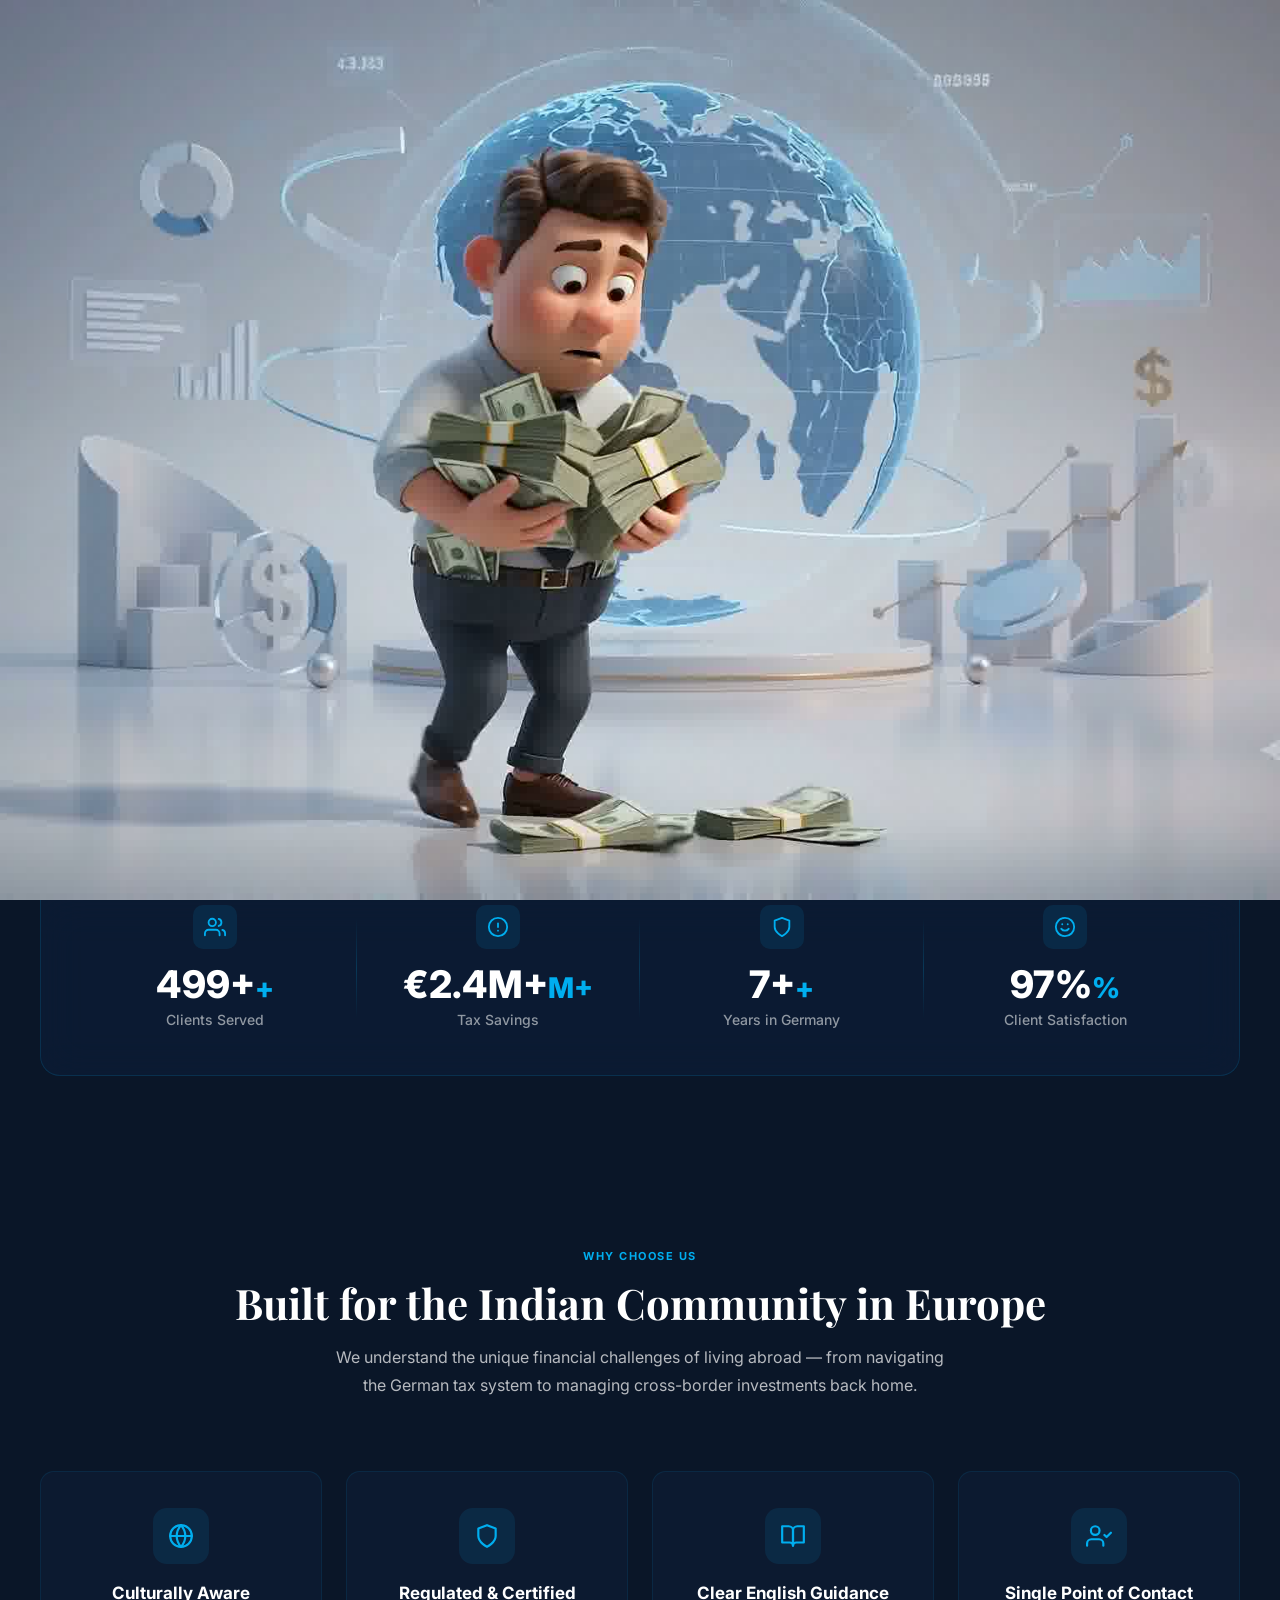
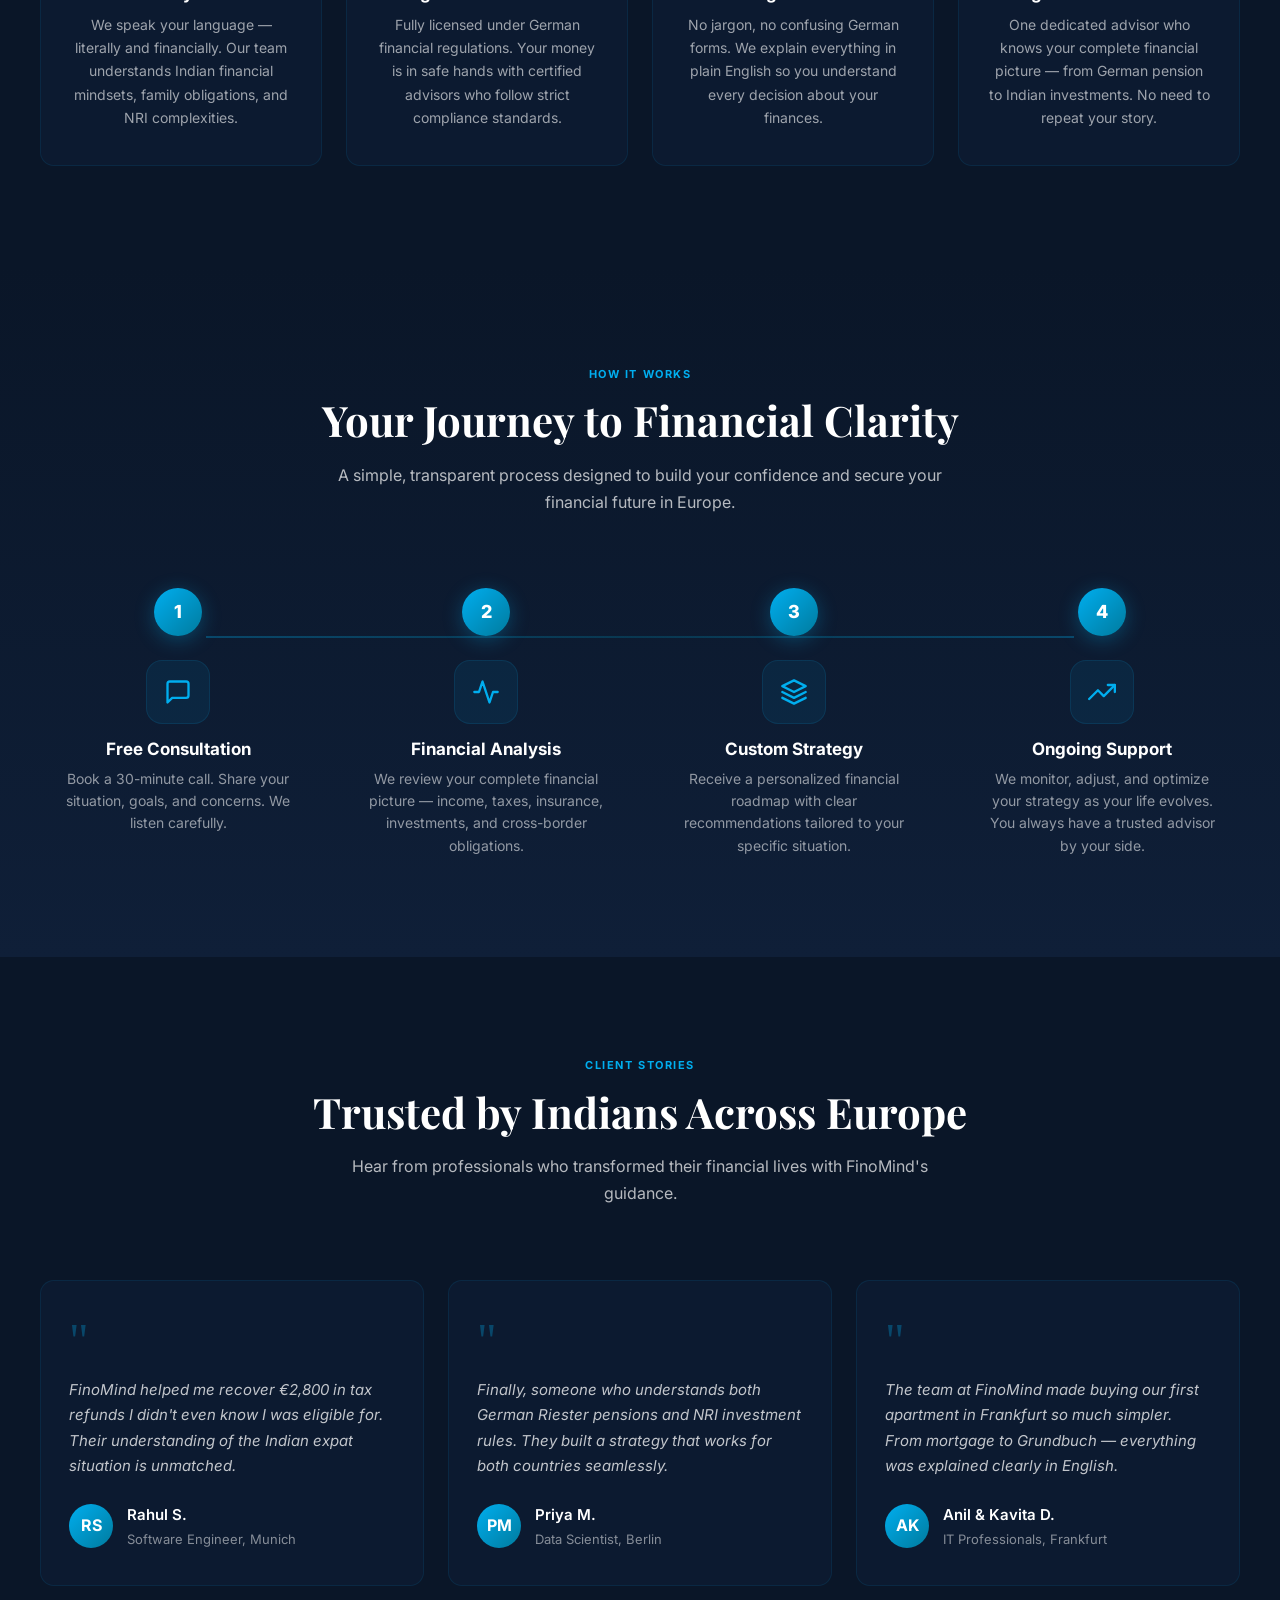
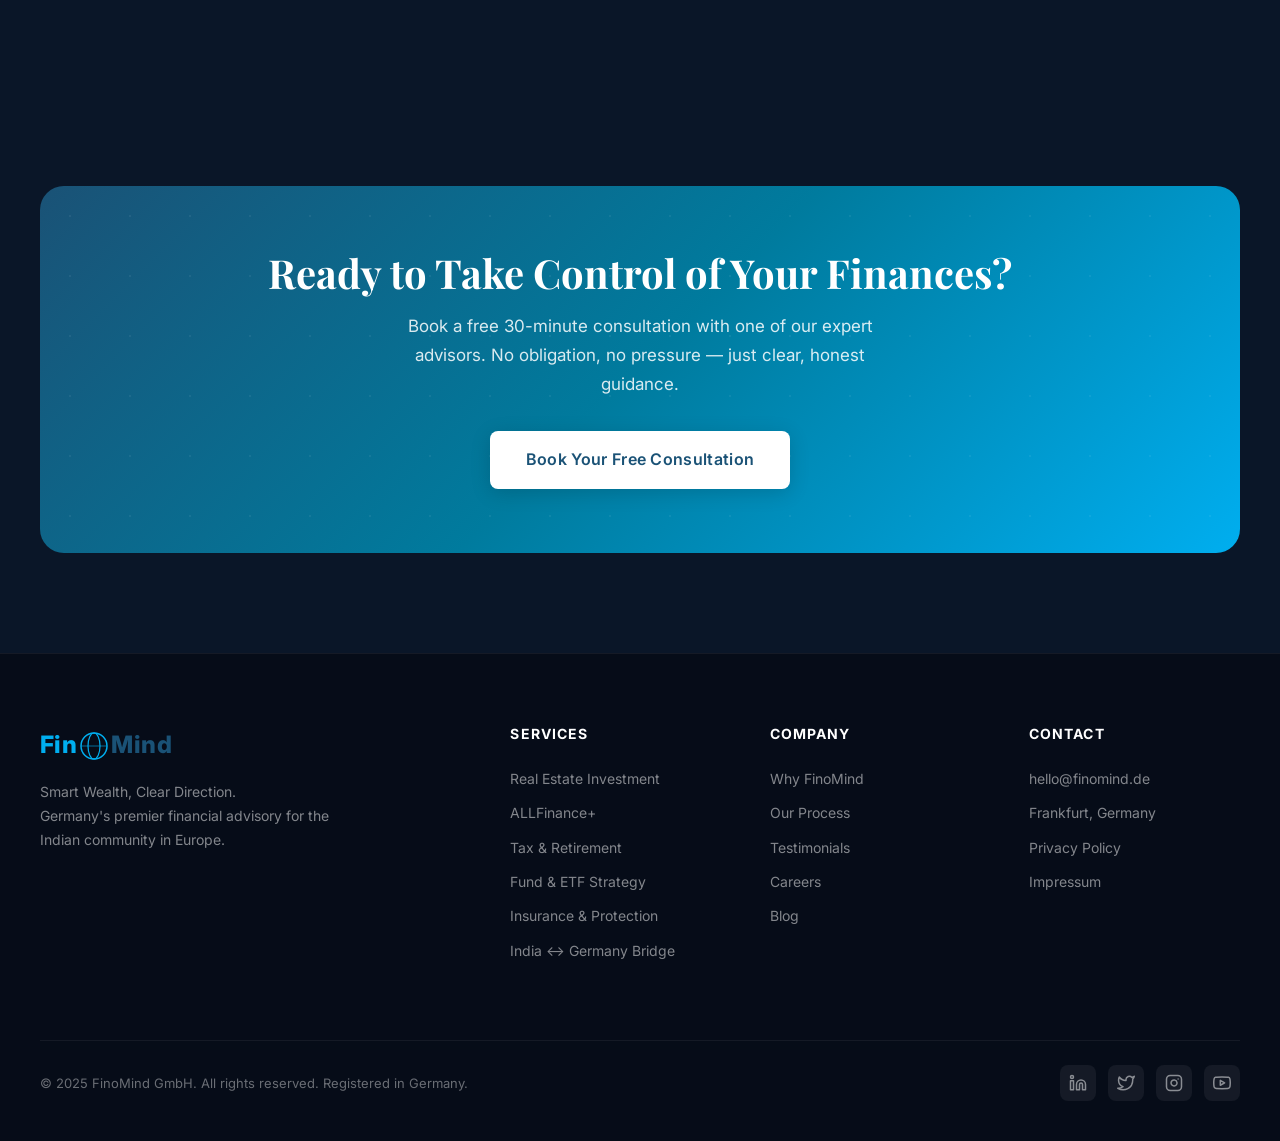
<file: index.html>
<!DOCTYPE html>
<html lang="en">

<head>
  <meta charset="UTF-8" />
  <meta name="viewport" content="width=device-width, initial-scale=1.0" />
  <title>FinoMind — Smart Wealth, Clear Direction | Financial Advisory for Indians in Europe</title>
  <meta name="description"
    content="FinoMind is Germany's premier financial advisory firm for the Indian community in Europe. Expert guidance on pensions, taxes, investments, and cross-border financial planning." />
  <meta name="keywords"
    content="FinoMind, Indian financial advisor Germany, expat finance, NRI investment, tax planning Germany, pension Germany India" />
  <meta name="author" content="FinoMind" />

  <!-- Open Graph -->
  <meta property="og:title" content="FinoMind — Smart Wealth, Clear Direction" />
  <meta property="og:description" content="Germany's premier financial advisory for the Indian community in Europe." />
  <meta property="og:type" content="website" />
  <meta property="og:locale" content="en_US" />

  <!-- Fonts -->
  <link rel="preconnect" href="https://fonts.googleapis.com" />
  <link rel="preconnect" href="https://fonts.gstatic.com" crossorigin />
  <link
    href="https://fonts.googleapis.com/css2?family=Inter:wght@300;400;500;600;700;800&family=Playfair+Display:ital,wght@0,700;1,400&display=swap"
    rel="stylesheet" />

  <!-- Stylesheets -->
  <link rel="stylesheet" href="css/variables.css" />
  <link rel="stylesheet" href="css/base.css" />
  <link rel="stylesheet" href="css/preloader.css?v=3" />
  <link rel="stylesheet" href="css/navbar.css" />
  <link rel="stylesheet" href="css/hero.css" />
  <link rel="stylesheet" href="css/stats.css" />
  <link rel="stylesheet" href="css/sections.css" />
</head>

<body class="fm-preloader-active">

  <!-- ════════════════════════════════════════════════════════
     PRELOADER — plays once per session
     ════════════════════════════════════════════════════════ -->
  <div class="fm-preloader" id="fm-preloader">
    <canvas class="fm-preloader-canvas" id="fm-preloader-canvas"></canvas>
  </div>


  <!-- ════════════════════════════════════════════════════════
     NAVIGATION
     ════════════════════════════════════════════════════════ -->
  <nav class="navbar" id="navbar" role="navigation" aria-label="Main navigation">
    <div class="navbar-inner">
      <a href="index.html" class="nav-logo" aria-label="FinoMind Home">
        <span class="fin">Fin</span>
        <svg class="globe-icon" viewBox="0 0 28 28" fill="none" xmlns="http://www.w3.org/2000/svg" aria-hidden="true">
          <circle cx="14" cy="14" r="13" stroke="#00AEEF" stroke-width="1.5" fill="none" />
          <ellipse cx="14" cy="14" rx="6" ry="13" stroke="#00AEEF" stroke-width="1.2" fill="none" />
          <line x1="1" y1="14" x2="27" y2="14" stroke="#00AEEF" stroke-width="1" opacity="0.6" />
          <line x1="1" y1="9" x2="27" y2="9" stroke="#00AEEF" stroke-width="0.6" opacity="0.3" />
          <line x1="1" y1="19" x2="27" y2="19" stroke="#00AEEF" stroke-width="0.6" opacity="0.3" />
        </svg>
        <span class="mind">Mind</span>
      </a>

      <div class="nav-links" id="nav-links">
        <a href="services.html" class="nav-link">Services</a>
        <a href="#why" class="nav-link">Why FinoMind</a>
        <a href="#process" class="nav-link">Our Process</a>
        <a href="#testimonials" class="nav-link">Testimonials</a>
        <a href="#footer" class="nav-link">Resources</a>
        <a href="#cta" class="nav-cta">Book a Free Call</a>
      </div>

      <button class="nav-toggle" id="nav-toggle" aria-label="Toggle navigation menu" aria-expanded="false">
        <span></span>
        <span></span>
        <span></span>
      </button>
    </div>
  </nav>
  <div class="nav-overlay" id="nav-overlay"></div>


  <!-- ════════════════════════════════════════════════════════
     HERO SECTION — v2 Split Layout (mockup-inspired)
     ════════════════════════════════════════════════════════ -->
  <section class="hero" id="hero" aria-label="Hero">

    <div class="hero-inner">

      <!-- ── LEFT: Text Content ── -->
      <div class="hero-content">

        <!-- Social proof badge -->
        <div class="hero-badge" aria-label="500+ clients served">
          <div class="hero-badge-avatars" aria-hidden="true">
            <span>RS</span>
            <span>PM</span>
            <span>AK</span>
          </div>
          <div class="hero-badge-dot" aria-hidden="true"></div>
          <p class="hero-badge-text"><strong>500+ Indians in Europe</strong> trust FinoMind</p>
        </div>

        <!-- Headline -->
        <h1 class="hero-title">
          <span class="hero-title-highlight">Your finances</span><em>are our priority.</em>
        </h1>


        <!-- Subheadline -->
        <p class="hero-subtitle">
          Whether you're a <strong>software engineer in Munich</strong>, a researcher in Berlin, or
          a professional building roots in Europe — waiting to manage your finances could be too late.
          Let FinoMind guide you.
        </p>

        <!-- CTAs -->
        <div class="hero-actions">
          <a href="#cta" class="hero-btn-primary" id="hero-cta-primary">
            Book a Free Call <span class="btn-arrow" aria-hidden="true">→</span>
          </a>
          <a href="services.html" class="hero-btn-ghost" id="hero-cta-ghost">
            Explore Services <span class="btn-arrow" aria-hidden="true">→</span>
          </a>
        </div>

        <!-- Trust note -->
        <p class="hero-trust-note">No credit card required · Free consultation · Cancel anytime</p>

      </div>

      <!-- ── RIGHT: Floating Dashboard Visual ── -->
      <div class="hero-visual" aria-hidden="true">

        <!-- Sparkle star decorations -->
        <div class="sparkle sparkle-1">
          <svg width="20" height="20" viewBox="0 0 24 24">
            <path d="M12 2l2.4 7.4H22l-6.2 4.5 2.4 7.4L12 17l-6.2 4.3 2.4-7.4L2 9.4h7.6z" />
          </svg>
        </div>
        <div class="sparkle sparkle-2">
          <svg width="14" height="14" viewBox="0 0 24 24">
            <path d="M12 2l2.4 7.4H22l-6.2 4.5 2.4 7.4L12 17l-6.2 4.3 2.4-7.4L2 9.4h7.6z" />
          </svg>
        </div>
        <div class="sparkle sparkle-3">
          <svg width="18" height="18" viewBox="0 0 24 24">
            <path d="M12 2l2.4 7.4H22l-6.2 4.5 2.4 7.4L12 17l-6.2 4.3 2.4-7.4L2 9.4h7.6z" />
          </svg>
        </div>
        <div class="sparkle sparkle-4">
          <svg width="12" height="12" viewBox="0 0 24 24">
            <path d="M12 2l2.4 7.4H22l-6.2 4.5 2.4 7.4L12 17l-6.2 4.3 2.4-7.4L2 9.4h7.6z" />
          </svg>
        </div>
        <div class="sparkle sparkle-5">
          <svg width="16" height="16" viewBox="0 0 24 24">
            <path d="M12 2l2.4 7.4H22l-6.2 4.5 2.4 7.4L12 17l-6.2 4.3 2.4-7.4L2 9.4h7.6z" />
          </svg>
        </div>

        <!-- Main dashboard card -->
        <div class="hero-dashboard">
          <!-- Donut chart (positioned absolutely at the top center) -->
          <div class="hero-donut-wrap">
            <div class="hero-donut"></div>
          </div>

          <!-- Transaction list -->
          <div class="hero-tx-list">
            <div class="hero-tx-item">
              <div class="hero-tx-icon">↑</div>
              <div class="hero-tx-info">
                <div class="hero-tx-name">+€2,500.00</div>
                <div class="hero-tx-sub">Real Estate Fund · Jun 2026</div>
              </div>
              <div class="hero-tx-amount positive">+€2,500</div>
            </div>
            <div class="hero-tx-item">
              <div class="hero-tx-icon">↑</div>
              <div class="hero-tx-info">
                <div class="hero-tx-name">+€1,330.00</div>
                <div class="hero-tx-sub">Riester Pension · Jun 2026</div>
              </div>
              <div class="hero-tx-amount positive">+€1,330</div>
            </div>
            <div class="hero-tx-item">
              <div class="hero-tx-icon">↑</div>
              <div class="hero-tx-info">
                <div class="hero-tx-name">+€3,100.00</div>
                <div class="hero-tx-sub">India Mutual · Jun 2026</div>
              </div>
              <div class="hero-tx-amount positive">+€3,100</div>
            </div>
            <div class="hero-tx-item">
              <div class="hero-tx-icon">↑</div>
              <div class="hero-tx-info">
                <div class="hero-tx-name">+€250.00</div>
                <div class="hero-tx-sub">Dividend · Jun 2026</div>
              </div>
              <div class="hero-tx-amount positive">+€250</div>
            </div>
          </div>
        </div>

        <!-- Floating wealth card -->
        <div class="hero-wealth-card">
          <div class="hero-wealth-label">Cash in hand</div>
          <div class="hero-wealth-value">€423,000.24</div>
          <div class="hero-wealth-change">
            <svg width="12" height="12" viewBox="0 0 24 24" fill="none" stroke="currentColor" stroke-width="3">
              <polyline points="23 6 13.5 15.5 8.5 10.5 1 18" />
              <polyline points="17 6 23 6 23 12" />
            </svg>
            +20% over month
          </div>
        </div>

        <!-- Floating bar chart card -->
        <div class="hero-chart-card">
          <div class="hero-chart-title">Growth</div>
          <div class="hero-bars" role="img" aria-label="Monthly growth bar chart">
            <div class="hero-bar"></div>
            <div class="hero-bar"></div>
            <div class="hero-bar"></div>
            <div class="hero-bar"></div>
            <div class="hero-bar"></div>
            <div class="hero-bar"></div>
          </div>
        </div>

      </div><!-- /hero-visual -->

    </div><!-- /hero-inner -->
  </section>


  <!-- ════════════════════════════════════════════════════════
     STATS BAR
     ════════════════════════════════════════════════════════ -->
  <div class="stats-section reveal">
    <div class="stats-bar">
      <div class="stat-item">
        <div class="stat-icon">
          <svg viewBox="0 0 24 24" fill="none" stroke="currentColor" stroke-width="2" stroke-linecap="round"
            stroke-linejoin="round">
            <path d="M17 21v-2a4 4 0 0 0-4-4H5a4 4 0 0 0-4 4v2" />
            <circle cx="9" cy="7" r="4" />
            <path d="M23 21v-2a4 4 0 0 0-3-3.87" />
            <path d="M16 3.13a4 4 0 0 1 0 7.75" />
          </svg>
        </div>
        <div class="stat-value">
          <span data-count="500" data-suffix="+">0</span><span class="stat-suffix">+</span>
        </div>
        <div class="stat-label">Clients Served</div>
      </div>

      <div class="stat-item">
        <div class="stat-icon">
          <svg viewBox="0 0 24 24" fill="none" stroke="currentColor" stroke-width="2" stroke-linecap="round"
            stroke-linejoin="round">
            <circle cx="12" cy="12" r="10" />
            <line x1="12" y1="8" x2="12" y2="12" />
            <line x1="12" y1="16" x2="12.01" y2="16" />
          </svg>
        </div>
        <div class="stat-value">
          <span data-count="2.4" data-prefix="€" data-suffix="M+">0</span><span class="stat-suffix">M+</span>
        </div>
        <div class="stat-label">Tax Savings</div>
      </div>

      <div class="stat-item">
        <div class="stat-icon">
          <svg viewBox="0 0 24 24" fill="none" stroke="currentColor" stroke-width="2" stroke-linecap="round"
            stroke-linejoin="round">
            <path d="M12 22s8-4 8-10V5l-8-3-8 3v7c0 6 8 10 8 10z" />
          </svg>
        </div>
        <div class="stat-value">
          <span data-count="8" data-suffix="+">0</span><span class="stat-suffix">+</span>
        </div>
        <div class="stat-label">Years in Germany</div>
      </div>

      <div class="stat-item">
        <div class="stat-icon">
          <svg viewBox="0 0 24 24" fill="none" stroke="currentColor" stroke-width="2" stroke-linecap="round"
            stroke-linejoin="round">
            <circle cx="12" cy="12" r="10" />
            <path d="M8 14s1.5 2 4 2 4-2 4-2" />
            <line x1="9" y1="9" x2="9.01" y2="9" />
            <line x1="15" y1="9" x2="15.01" y2="9" />
          </svg>
        </div>
        <div class="stat-value">
          <span data-count="98" data-suffix="%">0</span><span class="stat-suffix">%</span>
        </div>
        <div class="stat-label">Client Satisfaction</div>
      </div>
    </div>
  </div>


  <!-- ════════════════════════════════════════════════════════
     WHY FINOMIND
     ════════════════════════════════════════════════════════ -->
  <section class="why-section section" id="why">
    <div class="container">
      <div class="section-header reveal">
        <div class="section-label">Why Choose Us</div>
        <h2 class="section-title">Built for the Indian Community in Europe</h2>
        <p class="section-desc">We understand the unique financial challenges of living abroad — from navigating the
          German tax system to managing cross-border investments back home.</p>
      </div>

      <div class="why-grid reveal-stagger">
        <div class="why-card reveal">
          <div class="why-card-icon">
            <svg viewBox="0 0 24 24" fill="none" stroke="currentColor" stroke-width="2" stroke-linecap="round"
              stroke-linejoin="round">
              <circle cx="12" cy="12" r="10" />
              <line x1="2" y1="12" x2="22" y2="12" />
              <path d="M12 2a15.3 15.3 0 0 1 4 10 15.3 15.3 0 0 1-4 10 15.3 15.3 0 0 1-4-10 15.3 15.3 0 0 1 4-10z" />
            </svg>
          </div>
          <h3>Culturally Aware</h3>
          <p>We speak your language — literally and financially. Our team understands Indian financial mindsets, family
            obligations, and NRI complexities.</p>
        </div>

        <div class="why-card reveal">
          <div class="why-card-icon">
            <svg viewBox="0 0 24 24" fill="none" stroke="currentColor" stroke-width="2" stroke-linecap="round"
              stroke-linejoin="round">
              <path d="M12 22s8-4 8-10V5l-8-3-8 3v7c0 6 8 10 8 10z" />
            </svg>
          </div>
          <h3>Regulated & Certified</h3>
          <p>Fully licensed under German financial regulations. Your money is in safe hands with certified advisors who
            follow strict compliance standards.</p>
        </div>

        <div class="why-card reveal">
          <div class="why-card-icon">
            <svg viewBox="0 0 24 24" fill="none" stroke="currentColor" stroke-width="2" stroke-linecap="round"
              stroke-linejoin="round">
              <path d="M2 3h6a4 4 0 0 1 4 4v14a3 3 0 0 0-3-3H2z" />
              <path d="M22 3h-6a4 4 0 0 0-4 4v14a3 3 0 0 1 3-3h7z" />
            </svg>
          </div>
          <h3>Clear English Guidance</h3>
          <p>No jargon, no confusing German forms. We explain everything in plain English so you understand every
            decision about your finances.</p>
        </div>

        <div class="why-card reveal">
          <div class="why-card-icon">
            <svg viewBox="0 0 24 24" fill="none" stroke="currentColor" stroke-width="2" stroke-linecap="round"
              stroke-linejoin="round">
              <path d="M16 21v-2a4 4 0 0 0-4-4H5a4 4 0 0 0-4 4v2" />
              <circle cx="8.5" cy="7" r="4" />
              <polyline points="17 11 19 13 23 9" />
            </svg>
          </div>
          <h3>Single Point of Contact</h3>
          <p>One dedicated advisor who knows your complete financial picture — from German pension to Indian
            investments. No need to repeat your story.</p>
        </div>
      </div>
    </div>
  </section>


  <!-- ════════════════════════════════════════════════════════
     OUR PROCESS
     ════════════════════════════════════════════════════════ -->
  <section class="process-section section" id="process">
    <div class="container">
      <div class="section-header reveal">
        <div class="section-label">How It Works</div>
        <h2 class="section-title">Your Journey to Financial Clarity</h2>
        <p class="section-desc">A simple, transparent process designed to build your confidence and secure your
          financial future in Europe.</p>
      </div>

      <div class="process-timeline reveal-stagger">
        <div class="process-step reveal">
          <div class="process-step-number">1</div>
          <div class="process-step-icon">
            <svg viewBox="0 0 24 24" fill="none" stroke="currentColor" stroke-width="2" stroke-linecap="round"
              stroke-linejoin="round">
              <path d="M21 15a2 2 0 0 1-2 2H7l-4 4V5a2 2 0 0 1 2-2h14a2 2 0 0 1 2 2z" />
            </svg>
          </div>
          <h3>Free Consultation</h3>
          <p>Book a 30-minute call. Share your situation, goals, and concerns. We listen carefully.</p>
        </div>

        <div class="process-step reveal">
          <div class="process-step-number">2</div>
          <div class="process-step-icon">
            <svg viewBox="0 0 24 24" fill="none" stroke="currentColor" stroke-width="2" stroke-linecap="round"
              stroke-linejoin="round">
              <polyline points="22 12 18 12 15 21 9 3 6 12 2 12" />
            </svg>
          </div>
          <h3>Financial Analysis</h3>
          <p>We review your complete financial picture — income, taxes, insurance, investments, and cross-border
            obligations.</p>
        </div>

        <div class="process-step reveal">
          <div class="process-step-number">3</div>
          <div class="process-step-icon">
            <svg viewBox="0 0 24 24" fill="none" stroke="currentColor" stroke-width="2" stroke-linecap="round"
              stroke-linejoin="round">
              <polygon points="12 2 2 7 12 12 22 7 12 2" />
              <polyline points="2 17 12 22 22 17" />
              <polyline points="2 12 12 17 22 12" />
            </svg>
          </div>
          <h3>Custom Strategy</h3>
          <p>Receive a personalized financial roadmap with clear recommendations tailored to your specific situation.
          </p>
        </div>

        <div class="process-step reveal">
          <div class="process-step-number">4</div>
          <div class="process-step-icon">
            <svg viewBox="0 0 24 24" fill="none" stroke="currentColor" stroke-width="2" stroke-linecap="round"
              stroke-linejoin="round">
              <polyline points="23 6 13.5 15.5 8.5 10.5 1 18" />
              <polyline points="17 6 23 6 23 12" />
            </svg>
          </div>
          <h3>Ongoing Support</h3>
          <p>We monitor, adjust, and optimize your strategy as your life evolves. You always have a trusted advisor by
            your side.</p>
        </div>
      </div>
    </div>
  </section>


  <!-- ════════════════════════════════════════════════════════
     TESTIMONIALS
     ════════════════════════════════════════════════════════ -->
  <section class="testimonials-section section" id="testimonials">
    <div class="container">
      <div class="section-header reveal">
        <div class="section-label">Client Stories</div>
        <h2 class="section-title">Trusted by Indians Across Europe</h2>
        <p class="section-desc">Hear from professionals who transformed their financial lives with FinoMind's guidance.
        </p>
      </div>

      <div class="testimonials-grid reveal-stagger">
        <div class="testimonial-card reveal">
          <div class="testimonial-quote-mark">"</div>
          <p class="testimonial-text">FinoMind helped me recover €2,800 in tax refunds I didn't even know I was eligible
            for. Their understanding of the Indian expat situation is unmatched.</p>
          <div class="testimonial-author">
            <div class="testimonial-avatar">RS</div>
            <div>
              <div class="testimonial-name">Rahul S.</div>
              <div class="testimonial-role">Software Engineer, Munich</div>
            </div>
          </div>
        </div>

        <div class="testimonial-card reveal">
          <div class="testimonial-quote-mark">"</div>
          <p class="testimonial-text">Finally, someone who understands both German Riester pensions and NRI investment
            rules. They built a strategy that works for both countries seamlessly.</p>
          <div class="testimonial-author">
            <div class="testimonial-avatar">PM</div>
            <div>
              <div class="testimonial-name">Priya M.</div>
              <div class="testimonial-role">Data Scientist, Berlin</div>
            </div>
          </div>
        </div>

        <div class="testimonial-card reveal">
          <div class="testimonial-quote-mark">"</div>
          <p class="testimonial-text">The team at FinoMind made buying our first apartment in Frankfurt so much simpler.
            From mortgage to Grundbuch — everything was explained clearly in English.</p>
          <div class="testimonial-author">
            <div class="testimonial-avatar">AK</div>
            <div>
              <div class="testimonial-name">Anil & Kavita D.</div>
              <div class="testimonial-role">IT Professionals, Frankfurt</div>
            </div>
          </div>
        </div>
      </div>
    </div>
  </section>


  <!-- ════════════════════════════════════════════════════════
     CTA BANNER
     ════════════════════════════════════════════════════════ -->
  <section class="cta-section section" id="cta">
    <div class="container">
      <div class="cta-banner reveal">
        <h2>Ready to Take Control of Your Finances?</h2>
        <p>Book a free 30-minute consultation with one of our expert advisors. No obligation, no pressure — just clear,
          honest guidance.</p>
        <a href="#" class="btn btn-primary">Book Your Free Consultation</a>
      </div>
    </div>
  </section>


  <!-- ════════════════════════════════════════════════════════
     FOOTER
     ════════════════════════════════════════════════════════ -->
  <footer class="footer" id="footer">
    <div class="container">
      <div class="footer-grid">
        <div class="footer-brand">
          <a href="index.html" class="nav-logo" aria-label="FinoMind Home">
            <span class="fin">Fin</span>
            <svg class="globe-icon" viewBox="0 0 28 28" fill="none" xmlns="http://www.w3.org/2000/svg"
              aria-hidden="true">
              <circle cx="14" cy="14" r="13" stroke="#00AEEF" stroke-width="1.5" fill="none" />
              <ellipse cx="14" cy="14" rx="6" ry="13" stroke="#00AEEF" stroke-width="1.2" fill="none" />
              <line x1="1" y1="14" x2="27" y2="14" stroke="#00AEEF" stroke-width="1" opacity="0.6" />
            </svg>
            <span class="mind">Mind</span>
          </a>
          <p>Smart Wealth, Clear Direction.<br />Germany's premier financial advisory for the Indian community in
            Europe.</p>
        </div>

        <div class="footer-col">
          <h4>Services</h4>
          <a href="services.html">Real Estate Investment</a>
          <a href="services.html">ALLFinance+</a>
          <a href="services.html">Tax & Retirement</a>
          <a href="services.html">Fund & ETF Strategy</a>
          <a href="services.html">Insurance & Protection</a>
          <a href="services.html">India ↔ Germany Bridge</a>
        </div>

        <div class="footer-col">
          <h4>Company</h4>
          <a href="#why">Why FinoMind</a>
          <a href="#process">Our Process</a>
          <a href="#testimonials">Testimonials</a>
          <a href="#">Careers</a>
          <a href="#">Blog</a>
        </div>

        <div class="footer-col">
          <h4>Contact</h4>
          <a href="mailto:hello@finomind.de">hello@finomind.de</a>
          <a href="#">Frankfurt, Germany</a>
          <a href="#">Privacy Policy</a>
          <a href="#">Impressum</a>
        </div>
      </div>

      <div class="footer-bottom">
        <p>© 2025 FinoMind GmbH. All rights reserved. Registered in Germany.</p>
        <div class="footer-social">
          <a href="#" aria-label="LinkedIn">
            <svg viewBox="0 0 24 24" fill="none" stroke="currentColor" stroke-width="2" stroke-linecap="round"
              stroke-linejoin="round">
              <path d="M16 8a6 6 0 0 1 6 6v7h-4v-7a2 2 0 0 0-2-2 2 2 0 0 0-2 2v7h-4v-7a6 6 0 0 1 6-6z" />
              <rect x="2" y="9" width="4" height="12" />
              <circle cx="4" cy="4" r="2" />
            </svg>
          </a>
          <a href="#" aria-label="Twitter/X">
            <svg viewBox="0 0 24 24" fill="none" stroke="currentColor" stroke-width="2" stroke-linecap="round"
              stroke-linejoin="round">
              <path
                d="M23 3a10.9 10.9 0 0 1-3.14 1.53 4.48 4.48 0 0 0-7.86 3v1A10.66 10.66 0 0 1 3 4s-4 9 5 13a11.64 11.64 0 0 1-7 2c9 5 20 0 20-11.5a4.5 4.5 0 0 0-.08-.83A7.72 7.72 0 0 0 23 3z" />
            </svg>
          </a>
          <a href="#" aria-label="Instagram">
            <svg viewBox="0 0 24 24" fill="none" stroke="currentColor" stroke-width="2" stroke-linecap="round"
              stroke-linejoin="round">
              <rect x="2" y="2" width="20" height="20" rx="5" ry="5" />
              <path d="M16 11.37A4 4 0 1 1 12.63 8 4 4 0 0 1 16 11.37z" />
              <line x1="17.5" y1="6.5" x2="17.51" y2="6.5" />
            </svg>
          </a>
          <a href="#" aria-label="YouTube">
            <svg viewBox="0 0 24 24" fill="none" stroke="currentColor" stroke-width="2" stroke-linecap="round"
              stroke-linejoin="round">
              <path
                d="M22.54 6.42a2.78 2.78 0 0 0-1.94-2C18.88 4 12 4 12 4s-6.88 0-8.6.46a2.78 2.78 0 0 0-1.94 2A29 29 0 0 0 1 11.75a29 29 0 0 0 .46 5.33A2.78 2.78 0 0 0 3.4 19.1c1.72.46 8.6.46 8.6.46s6.88 0 8.6-.46a2.78 2.78 0 0 0 1.94-2 29 29 0 0 0 .46-5.33 29 29 0 0 0-.46-5.35z" />
              <polygon points="9.75 15.02 15.5 11.75 9.75 8.48 9.75 15.02" />
            </svg>
          </a>
        </div>
      </div>
    </div>
  </footer>


  <!-- Scripts -->
  <script src="js/preloader.js?v=3"></script>
  <script src="js/navbar.js" defer></script>
  <script src="js/animations.js" defer></script>

</body>

</html>
</file>
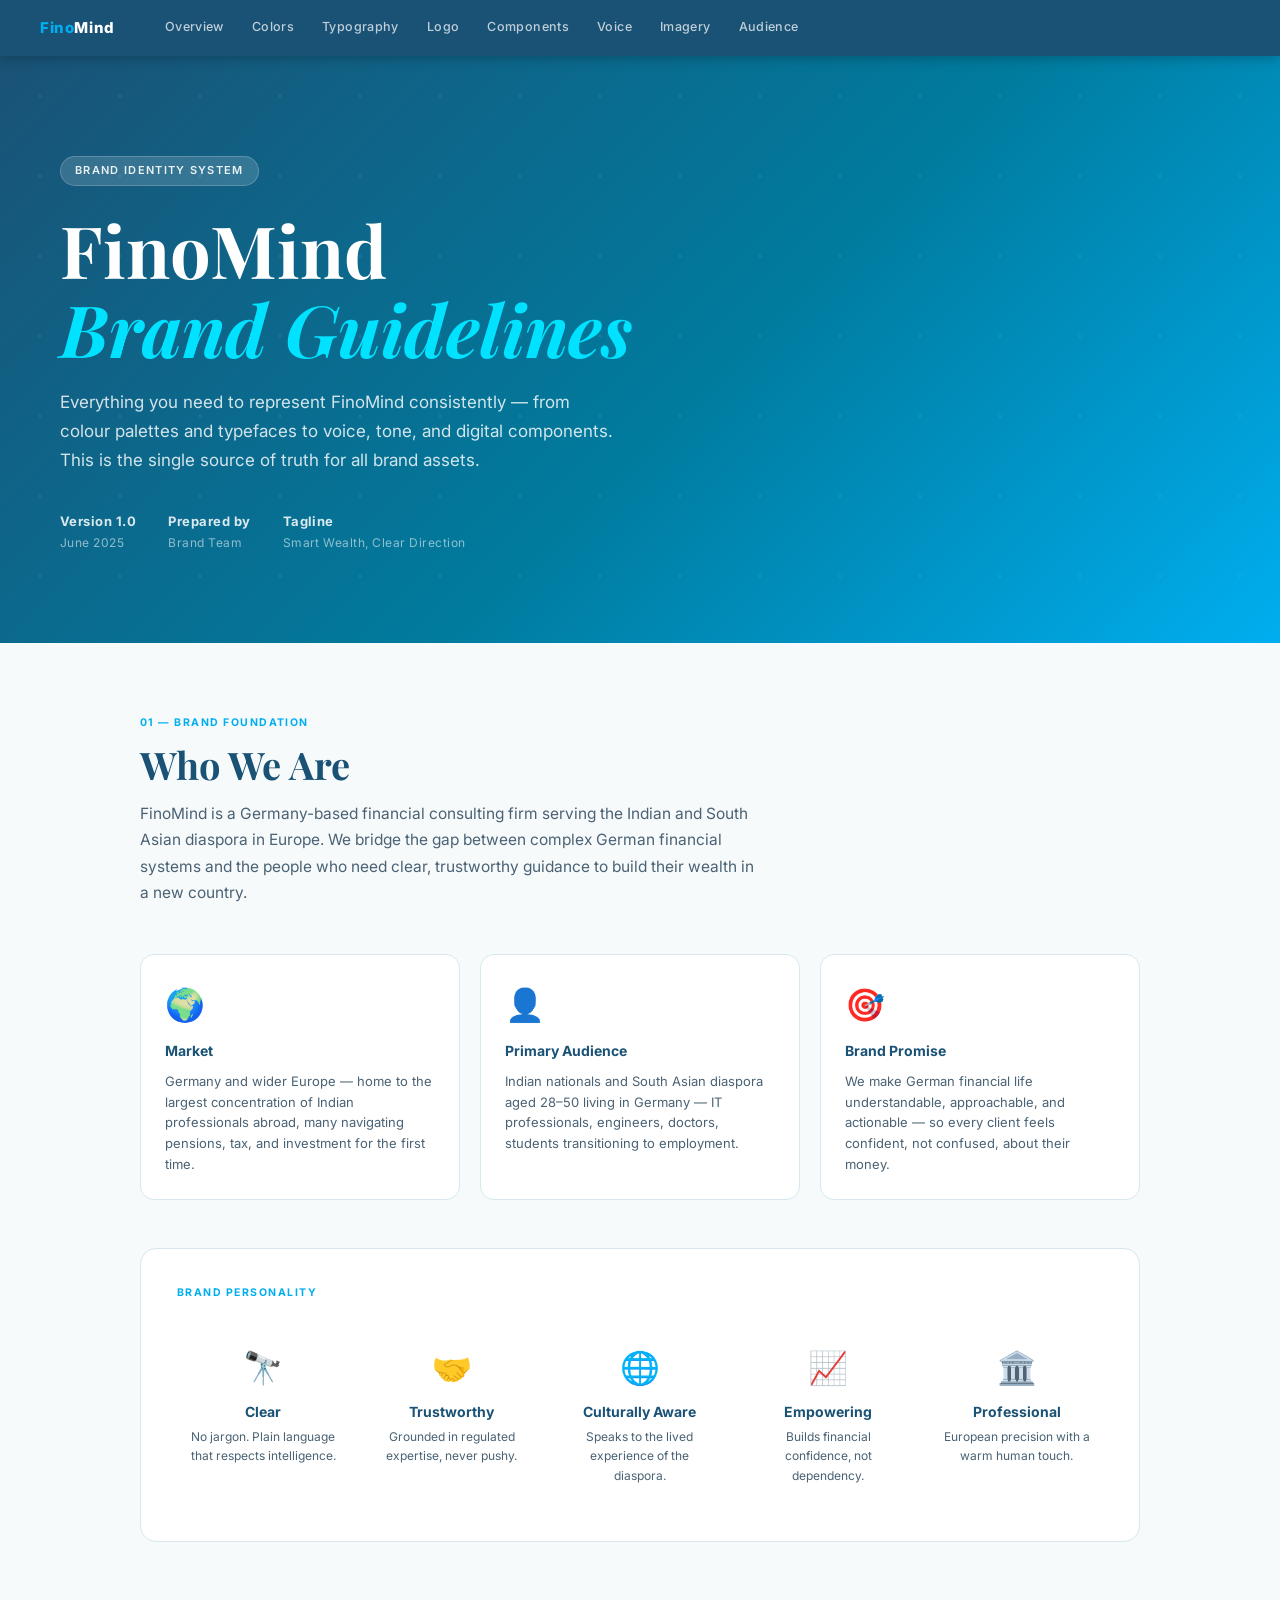
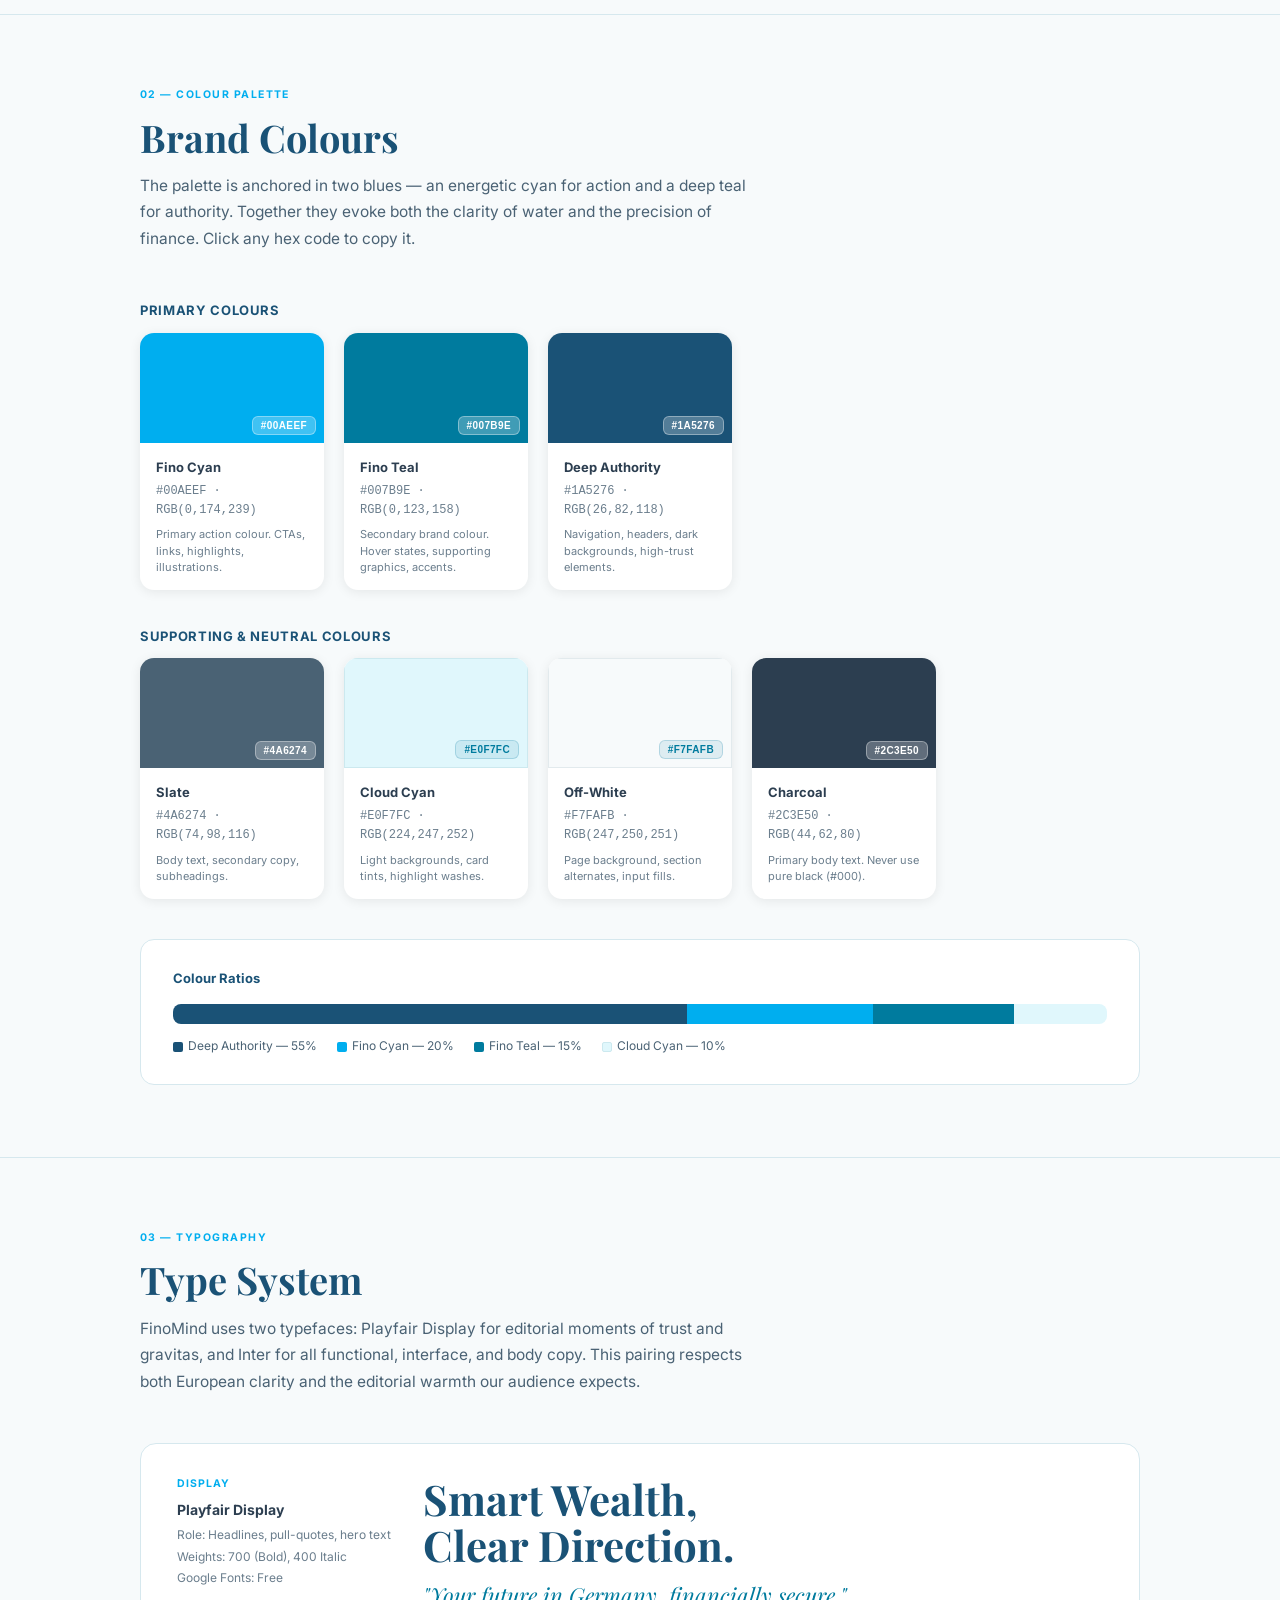
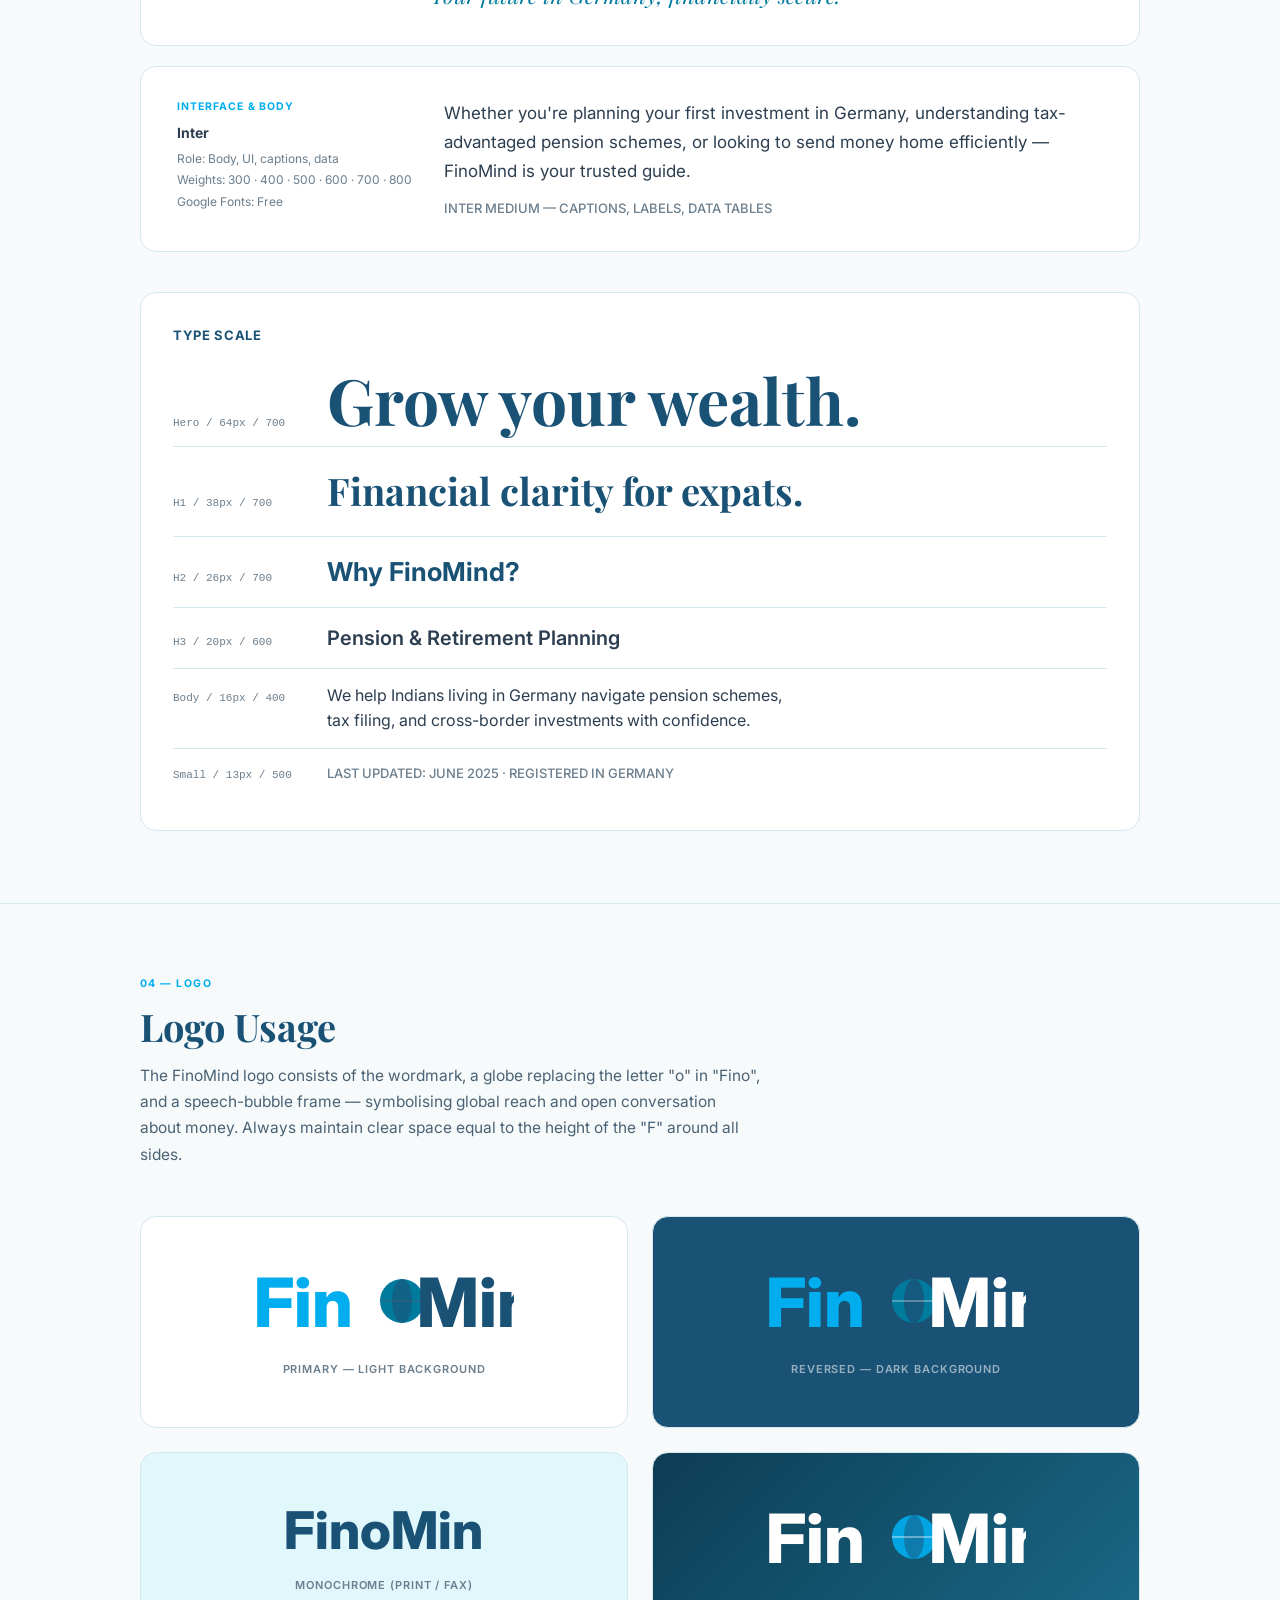
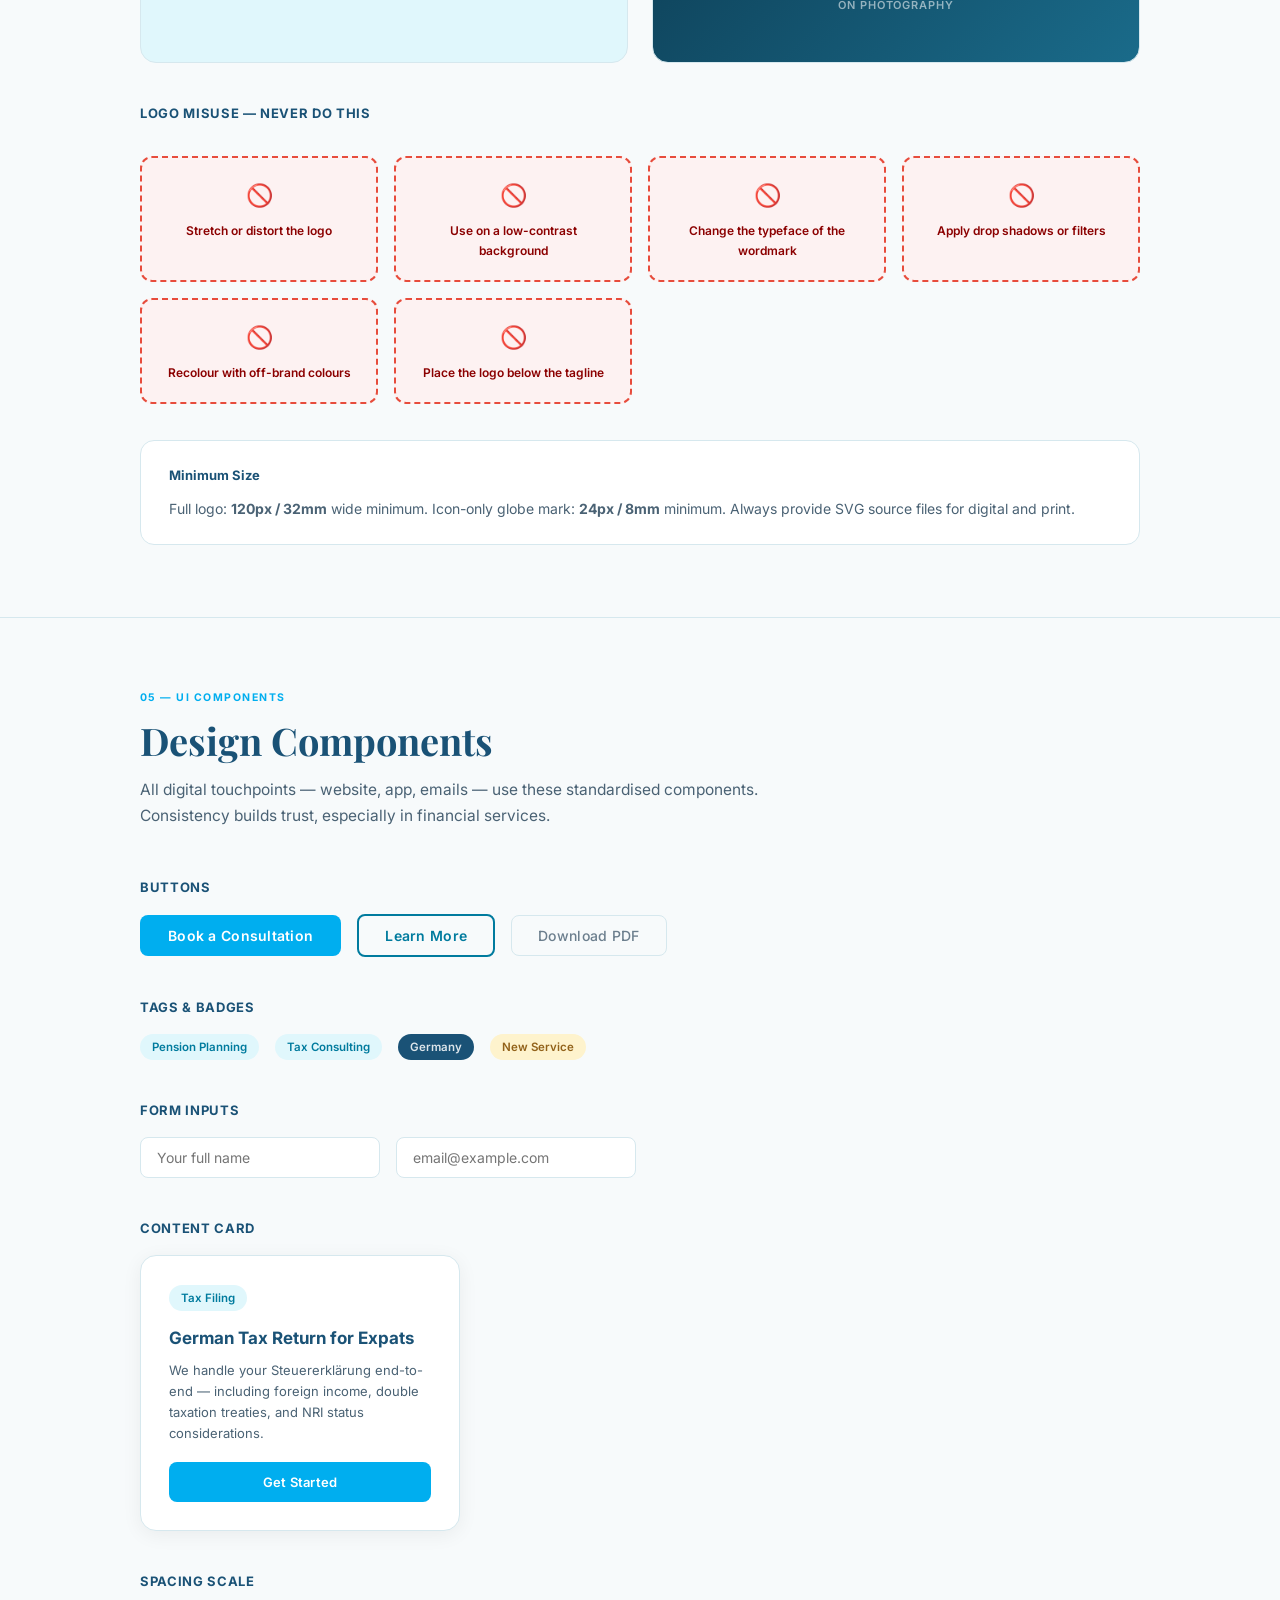
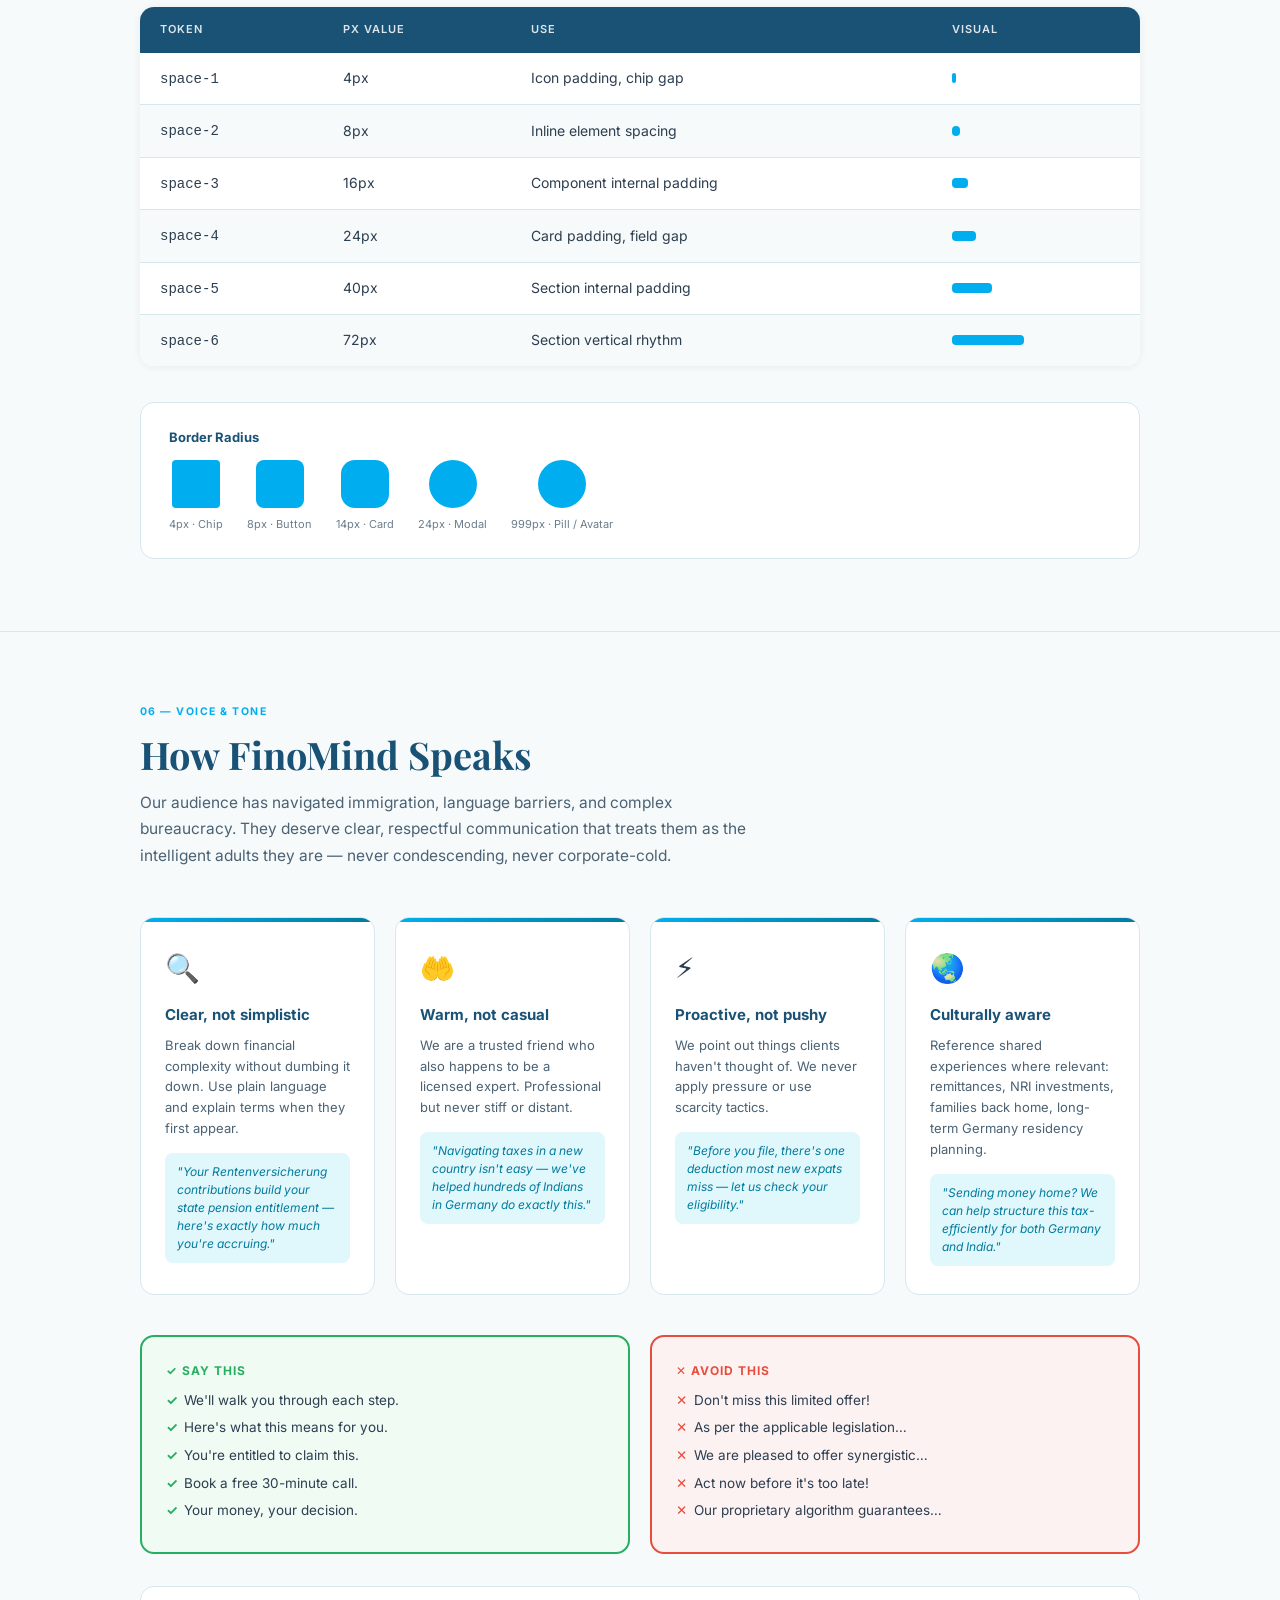
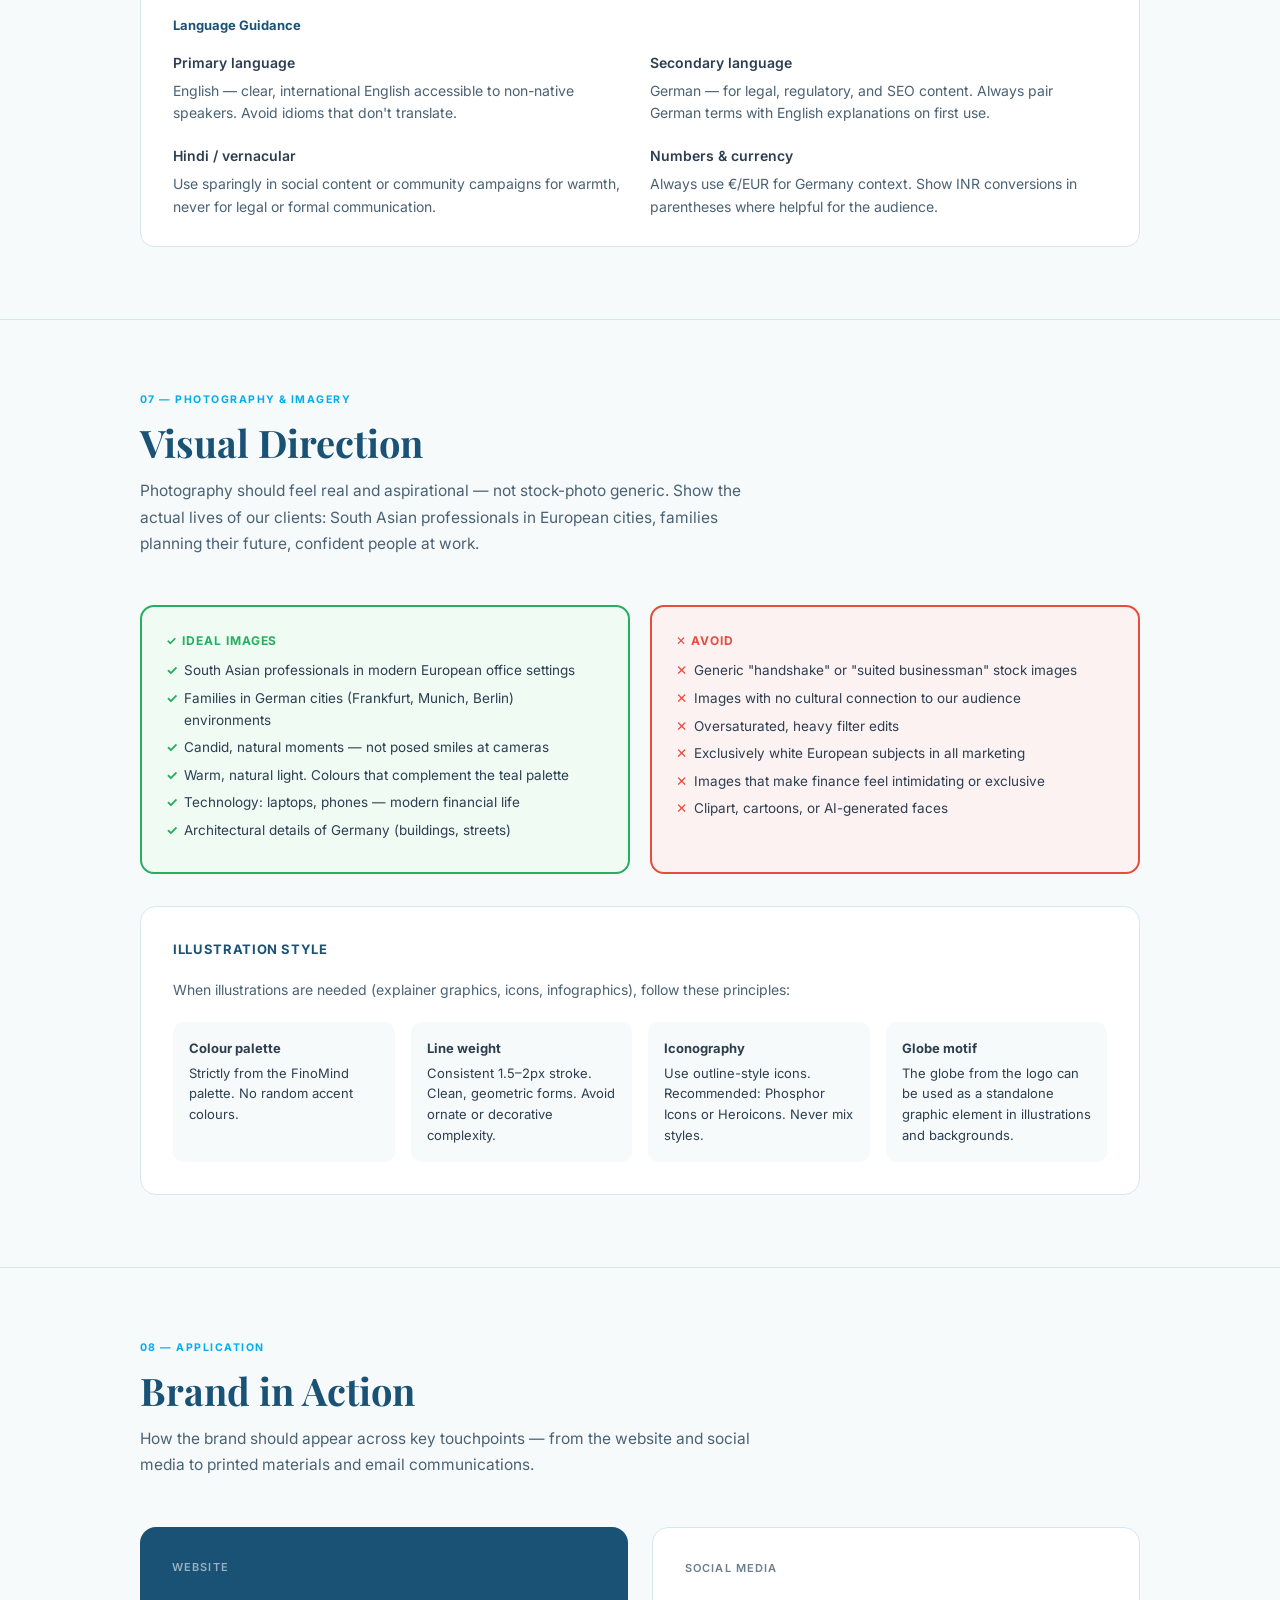
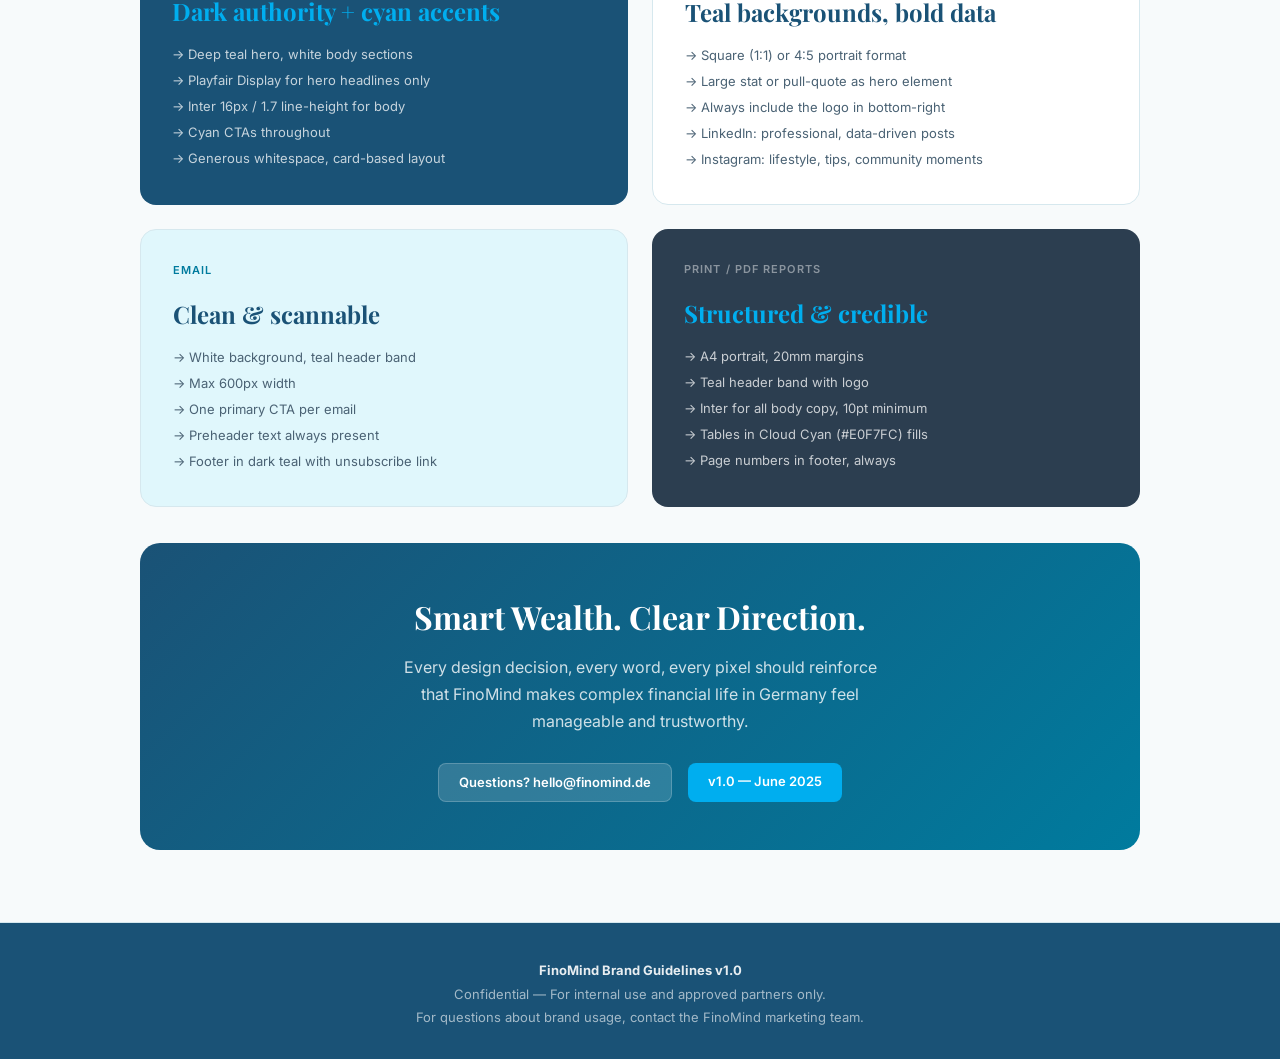
<file: FinoMind_Brand_Guidelines.html>
<!DOCTYPE html>
<html lang="en">
<head>
<meta charset="UTF-8"/>
<meta name="viewport" content="width=device-width, initial-scale=1.0"/>
<title>FinoMind — Brand Guidelines</title>
<link href="https://fonts.googleapis.com/css2?family=Inter:wght@300;400;500;600;700;800&family=Playfair+Display:ital,wght@0,700;1,400&display=swap" rel="stylesheet"/>
<style>
  :root {
    --cyan:       #00AEEF;
    --teal:       #007B9E;
    --dark-teal:  #1A5276;
    --slate:      #4A6274;
    --light-cyan: #E0F7FC;
    --off-white:  #F7FAFB;
    --white:      #FFFFFF;
    --charcoal:   #2C3E50;
    --gray:       #6B7E8D;
    --border:     #D6E8EE;

    --font-display: 'Playfair Display', Georgia, serif;
    --font-body:    'Inter', system-ui, sans-serif;
  }

  *, *::before, *::after { box-sizing: border-box; margin: 0; padding: 0; }

  html { scroll-behavior: smooth; }

  body {
    font-family: var(--font-body);
    background: var(--off-white);
    color: var(--charcoal);
    line-height: 1.6;
  }

  /* ───── NAV ───── */
  nav {
    position: sticky; top: 0; z-index: 100;
    background: var(--dark-teal);
    display: flex; align-items: center; gap: 0;
    padding: 0 40px;
    height: 56px;
    box-shadow: 0 2px 12px rgba(0,0,0,.25);
  }
  nav .logo-mark {
    font-family: var(--font-body);
    font-weight: 800;
    font-size: 15px;
    color: var(--cyan);
    letter-spacing: .04em;
    margin-right: 36px;
    white-space: nowrap;
  }
  nav .logo-mark span { color: var(--white); }
  nav a {
    color: rgba(255,255,255,.72);
    text-decoration: none;
    font-size: 12.5px;
    font-weight: 500;
    letter-spacing: .03em;
    padding: 0 14px;
    height: 56px;
    display: flex; align-items: center;
    border-bottom: 2px solid transparent;
    transition: color .2s, border-color .2s;
    white-space: nowrap;
  }
  nav a:hover { color: #fff; border-bottom-color: var(--cyan); }

  /* ───── HERO ───── */
  .hero {
    background: linear-gradient(135deg, var(--dark-teal) 0%, var(--teal) 55%, var(--cyan) 100%);
    padding: 100px 60px 90px;
    position: relative;
    overflow: hidden;
  }
  .hero::before {
    content: '';
    position: absolute; inset: 0;
    background: url("data:image/svg+xml,%3Csvg width='80' height='80' viewBox='0 0 80 80' xmlns='http://www.w3.org/2000/svg'%3E%3Ccircle cx='40' cy='40' r='1.5' fill='%23ffffff' fill-opacity='0.07'/%3E%3C/svg%3E") repeat;
  }
  .hero-inner { position: relative; max-width: 860px; }
  .hero-eyebrow {
    display: inline-block;
    background: rgba(255,255,255,.15);
    color: rgba(255,255,255,.9);
    font-size: 11px;
    font-weight: 600;
    letter-spacing: .12em;
    text-transform: uppercase;
    padding: 5px 14px;
    border-radius: 20px;
    margin-bottom: 24px;
    border: 1px solid rgba(255,255,255,.2);
  }
  .hero h1 {
    font-family: var(--font-display);
    font-size: clamp(42px, 6vw, 72px);
    color: #fff;
    line-height: 1.1;
    margin-bottom: 20px;
    font-weight: 700;
  }
  .hero h1 em {
    font-style: italic;
    color: var(--cyan);
    filter: brightness(1.3);
  }
  .hero p {
    font-size: 17px;
    color: rgba(255,255,255,.82);
    max-width: 560px;
    line-height: 1.7;
  }
  .hero-meta {
    margin-top: 36px;
    display: flex; gap: 32px;
    font-size: 12px; color: rgba(255,255,255,.55);
    letter-spacing: .04em;
  }
  .hero-meta span strong { color: rgba(255,255,255,.85); display: block; font-size: 13px; margin-bottom: 2px; }

  /* ───── LAYOUT ───── */
  .container { max-width: 1080px; margin: 0 auto; padding: 0 40px; }

  section { padding: 72px 0; border-bottom: 1px solid var(--border); }
  section:last-child { border-bottom: none; }

  .section-label {
    font-size: 10.5px;
    font-weight: 700;
    letter-spacing: .14em;
    text-transform: uppercase;
    color: var(--cyan);
    margin-bottom: 10px;
  }
  .section-title {
    font-family: var(--font-display);
    font-size: clamp(26px, 3.5vw, 38px);
    color: var(--dark-teal);
    margin-bottom: 12px;
    line-height: 1.25;
  }
  .section-desc {
    font-size: 15.5px;
    color: var(--slate);
    max-width: 620px;
    line-height: 1.7;
    margin-bottom: 48px;
  }

  /* ───── COLOR SWATCHES ───── */
  .color-grid { display: grid; grid-template-columns: repeat(auto-fill, minmax(180px, 1fr)); gap: 20px; }
  .swatch {
    border-radius: 14px;
    overflow: hidden;
    box-shadow: 0 2px 12px rgba(0,0,0,.08);
    background: var(--white);
  }
  .swatch-color {
    height: 110px;
    position: relative;
  }
  .swatch-color .copy-btn {
    position: absolute; bottom: 8px; right: 8px;
    background: rgba(255,255,255,.25);
    border: 1px solid rgba(255,255,255,.35);
    color: #fff; font-size: 10px; font-weight: 600;
    padding: 3px 8px; border-radius: 6px;
    cursor: pointer; letter-spacing: .04em;
    backdrop-filter: blur(4px);
    transition: background .2s;
  }
  .swatch-color .copy-btn:hover { background: rgba(255,255,255,.4); }
  .swatch-info { padding: 14px 16px; }
  .swatch-name { font-weight: 700; font-size: 13px; color: var(--charcoal); margin-bottom: 4px; }
  .swatch-hex  { font-size: 12px; color: var(--gray); font-family: 'Courier New', monospace; margin-bottom: 2px; }
  .swatch-use  { font-size: 11px; color: var(--gray); line-height: 1.5; margin-top: 6px; }

  /* ───── TYPOGRAPHY ───── */
  .type-sample {
    background: var(--white);
    border-radius: 16px;
    padding: 32px 36px;
    margin-bottom: 20px;
    border: 1px solid var(--border);
    display: flex; gap: 32px; align-items: flex-start;
  }
  .type-meta { min-width: 180px; }
  .type-meta .label { font-size: 10.5px; font-weight: 700; letter-spacing: .1em; text-transform: uppercase; color: var(--cyan); margin-bottom: 6px; }
  .type-meta .face-name { font-size: 14px; font-weight: 700; color: var(--charcoal); margin-bottom: 3px; }
  .type-meta .specs { font-size: 12px; color: var(--gray); line-height: 1.8; }
  .type-demo { flex: 1; }

  .type-scale { margin-top: 40px; }
  .scale-row {
    display: flex; align-items: baseline; gap: 24px;
    padding: 14px 0; border-bottom: 1px solid var(--border);
  }
  .scale-row:last-child { border-bottom: none; }
  .scale-spec { min-width: 130px; font-size: 11px; color: var(--gray); font-family: 'Courier New', monospace; }

  /* ───── LOGO ───── */
  .logo-grid { display: grid; grid-template-columns: 1fr 1fr; gap: 24px; }
  .logo-box {
    border-radius: 16px; padding: 48px 32px;
    display: flex; flex-direction: column; align-items: center; gap: 16px;
    border: 1px solid var(--border);
  }
  .logo-box.dark { background: var(--dark-teal); }
  .logo-box.light { background: var(--white); }
  .logo-box.mid  { background: var(--light-cyan); }
  .logo-box.photo { background: linear-gradient(135deg, #0d3d54, #1a6b8a); }
  .logo-label { font-size: 11px; font-weight: 600; letter-spacing: .08em; text-transform: uppercase; }
  .logo-box.dark .logo-label, .logo-box.photo .logo-label { color: rgba(255,255,255,.55); }
  .logo-box.light .logo-label, .logo-box.mid .logo-label { color: var(--gray); }

  /* SVG logo inline */
  .finomind-logo { font-family: var(--font-body); }

  /* ───── SPACING ───── */
  .spacing-table {
    width: 100%;
    border-collapse: collapse;
    background: var(--white);
    border-radius: 14px;
    overflow: hidden;
    box-shadow: 0 1px 8px rgba(0,0,0,.06);
  }
  .spacing-table th {
    background: var(--dark-teal);
    color: rgba(255,255,255,.85);
    font-size: 11px; font-weight: 600;
    letter-spacing: .08em; text-transform: uppercase;
    padding: 14px 20px; text-align: left;
  }
  .spacing-table td { padding: 14px 20px; border-bottom: 1px solid var(--border); font-size: 14px; }
  .spacing-table tr:last-child td { border-bottom: none; }
  .spacing-table tr:nth-child(even) td { background: var(--off-white); }
  .spacer-bar { height: 10px; border-radius: 4px; background: var(--cyan); display: inline-block; }

  /* ───── IMAGERY & ICONS ───── */
  .do-dont { display: grid; grid-template-columns: 1fr 1fr; gap: 20px; margin-bottom: 32px; }
  .do-box, .dont-box {
    border-radius: 14px; padding: 24px;
    border: 2px solid;
  }
  .do-box   { border-color: #27AE60; background: #F0FBF4; }
  .dont-box { border-color: #E74C3C; background: #FDF2F2; }
  .do-box   .badge { color: #27AE60; font-weight: 700; font-size: 12px; letter-spacing: .08em; margin-bottom: 10px; }
  .dont-box .badge { color: #E74C3C; font-weight: 700; font-size: 12px; letter-spacing: .08em; margin-bottom: 10px; }
  .do-box li, .dont-box li { font-size: 13.5px; margin-bottom: 6px; list-style: none; padding-left: 18px; position: relative; color: var(--charcoal); }
  .do-box li::before   { content: '✓'; position: absolute; left: 0; color: #27AE60; font-weight: 700; }
  .dont-box li::before { content: '✕'; position: absolute; left: 0; color: #E74C3C; font-weight: 700; }

  /* ───── VOICE & TONE ───── */
  .voice-cards { display: grid; grid-template-columns: repeat(auto-fill, minmax(220px, 1fr)); gap: 20px; }
  .voice-card {
    background: var(--white);
    border-radius: 14px;
    padding: 28px 24px;
    border: 1px solid var(--border);
    position: relative;
    overflow: hidden;
  }
  .voice-card::before {
    content: '';
    position: absolute; top: 0; left: 0; right: 0; height: 4px;
    background: linear-gradient(90deg, var(--cyan), var(--teal));
  }
  .voice-card .icon { font-size: 28px; margin-bottom: 12px; }
  .voice-card h4 { font-size: 15px; font-weight: 700; color: var(--dark-teal); margin-bottom: 8px; }
  .voice-card p  { font-size: 13px; color: var(--slate); line-height: 1.6; }
  .voice-card .example { margin-top: 14px; font-size: 12px; background: var(--light-cyan); border-radius: 8px; padding: 10px 12px; color: var(--teal); font-style: italic; line-height: 1.5; }

  /* ───── BUTTON / UI COMPONENTS ───── */
  .component-row { display: flex; flex-wrap: wrap; gap: 16px; align-items: center; margin-bottom: 32px; }
  .btn-primary {
    background: var(--cyan); color: #fff;
    border: none; border-radius: 8px;
    padding: 12px 28px; font-size: 14px; font-weight: 600;
    cursor: pointer; letter-spacing: .02em;
    transition: background .2s, transform .15s;
    font-family: var(--font-body);
  }
  .btn-primary:hover { background: var(--teal); transform: translateY(-1px); }
  .btn-secondary {
    background: transparent; color: var(--teal);
    border: 2px solid var(--teal); border-radius: 8px;
    padding: 11px 26px; font-size: 14px; font-weight: 600;
    cursor: pointer; letter-spacing: .02em;
    transition: all .2s;
    font-family: var(--font-body);
  }
  .btn-secondary:hover { background: var(--light-cyan); }
  .btn-ghost {
    background: transparent; color: var(--gray);
    border: 1px solid var(--border); border-radius: 8px;
    padding: 11px 26px; font-size: 14px; font-weight: 500;
    cursor: pointer; letter-spacing: .02em;
    transition: all .2s;
    font-family: var(--font-body);
  }
  .btn-ghost:hover { border-color: var(--cyan); color: var(--cyan); }

  /* ───── BADGE / TAGS ───── */
  .tag { display: inline-block; border-radius: 20px; padding: 4px 12px; font-size: 11.5px; font-weight: 600; }
  .tag-cyan { background: var(--light-cyan); color: var(--teal); }
  .tag-dark { background: var(--dark-teal); color: rgba(255,255,255,.85); }
  .tag-amber { background: #FEF3CD; color: #92621A; }

  /* ───── INPUT ───── */
  .input-demo {
    border: 1.5px solid var(--border); border-radius: 8px;
    padding: 11px 16px; font-size: 14px; color: var(--charcoal);
    font-family: var(--font-body); outline: none; width: 240px;
    transition: border-color .2s;
  }
  .input-demo:focus { border-color: var(--cyan); box-shadow: 0 0 0 3px rgba(0,174,239,.12); }

  /* ───── CARD ───── */
  .card-demo {
    background: var(--white); border-radius: 16px;
    padding: 28px; border: 1px solid var(--border);
    box-shadow: 0 4px 20px rgba(0,0,0,.06);
    max-width: 320px;
  }
  .card-demo .card-badge { margin-bottom: 14px; }
  .card-demo h4 { font-size: 17px; font-weight: 700; color: var(--dark-teal); margin-bottom: 8px; }
  .card-demo p  { font-size: 13px; color: var(--slate); line-height: 1.6; margin-bottom: 18px; }

  /* ───── MISUSE ───── */
  .misuse-grid { display: grid; grid-template-columns: repeat(auto-fill, minmax(220px, 1fr)); gap: 16px; }
  .misuse-item {
    border-radius: 12px; padding: 20px;
    border: 2px dashed #E74C3C;
    background: #FDF2F2;
    text-align: center;
  }
  .misuse-item .x { font-size: 22px; margin-bottom: 8px; }
  .misuse-item p { font-size: 12px; color: #8B0000; font-weight: 600; }

  /* ───── AUDIENCE ───── */
  .audience-grid { display: grid; grid-template-columns: 1fr 1fr 1fr; gap: 20px; }
  .audience-card {
    background: var(--white); border-radius: 14px;
    padding: 24px; border: 1px solid var(--border);
  }
  .audience-card .flag { font-size: 32px; margin-bottom: 10px; }
  .audience-card h4 { font-size: 14px; font-weight: 700; color: var(--dark-teal); margin-bottom: 8px; }
  .audience-card p  { font-size: 13px; color: var(--slate); line-height: 1.6; }

  /* ───── TOAST ───── */
  .toast {
    position: fixed; bottom: 28px; right: 28px; z-index: 9999;
    background: var(--dark-teal); color: #fff;
    padding: 12px 20px; border-radius: 10px; font-size: 13px; font-weight: 500;
    box-shadow: 0 4px 20px rgba(0,0,0,.2);
    transform: translateY(80px); opacity: 0;
    transition: transform .3s, opacity .3s;
    pointer-events: none;
  }
  .toast.show { transform: translateY(0); opacity: 1; }

  /* ───── FOOTER ───── */
  footer {
    background: var(--dark-teal); color: rgba(255,255,255,.6);
    padding: 36px 40px;
    font-size: 13px; text-align: center;
    line-height: 1.8;
  }
  footer strong { color: rgba(255,255,255,.9); }

  @media (max-width: 700px) {
    nav { padding: 0 20px; overflow-x: auto; }
    .hero { padding: 64px 24px 56px; }
    .container { padding: 0 20px; }
    .logo-grid, .do-dont, .audience-grid { grid-template-columns: 1fr; }
    .type-sample { flex-direction: column; }
  }
</style>
</head>
<body>

<!-- NAV -->
<nav>
  <div class="logo-mark">Fino<span>Mind</span></div>
  <a href="#overview">Overview</a>
  <a href="#colors">Colors</a>
  <a href="#typography">Typography</a>
  <a href="#logo">Logo</a>
  <a href="#components">Components</a>
  <a href="#voice">Voice</a>
  <a href="#imagery">Imagery</a>
  <a href="#audience">Audience</a>
</nav>

<!-- HERO -->
<div class="hero">
  <div class="hero-inner">
    <span class="hero-eyebrow">Brand Identity System</span>
    <h1>FinoMind<br/><em>Brand Guidelines</em></h1>
    <p>Everything you need to represent FinoMind consistently — from colour palettes and typefaces to voice, tone, and digital components. This is the single source of truth for all brand assets.</p>
    <div class="hero-meta">
      <span><strong>Version 1.0</strong>June 2025</span>
      <span><strong>Prepared by</strong>Brand Team</span>
      <span><strong>Tagline</strong>Smart Wealth, Clear Direction</span>
    </div>
  </div>
</div>

<!-- OVERVIEW -->
<section id="overview">
  <div class="container">
    <div class="section-label">01 — Brand Foundation</div>
    <h2 class="section-title">Who We Are</h2>
    <p class="section-desc">FinoMind is a Germany-based financial consulting firm serving the Indian and South Asian diaspora in Europe. We bridge the gap between complex German financial systems and the people who need clear, trustworthy guidance to build their wealth in a new country.</p>

    <div class="audience-grid">
      <div class="audience-card">
        <div class="flag">🌍</div>
        <h4>Market</h4>
        <p>Germany and wider Europe — home to the largest concentration of Indian professionals abroad, many navigating pensions, tax, and investment for the first time.</p>
      </div>
      <div class="audience-card">
        <div class="flag">👤</div>
        <h4>Primary Audience</h4>
        <p>Indian nationals and South Asian diaspora aged 28–50 living in Germany — IT professionals, engineers, doctors, students transitioning to employment.</p>
      </div>
      <div class="audience-card">
        <div class="flag">🎯</div>
        <h4>Brand Promise</h4>
        <p>We make German financial life understandable, approachable, and actionable — so every client feels confident, not confused, about their money.</p>
      </div>
    </div>

    <div style="margin-top:48px; background:var(--white); border-radius:16px; padding:36px; border:1px solid var(--border);">
      <div class="section-label" style="margin-bottom:8px;">Brand Personality</div>
      <div style="display:grid; grid-template-columns:repeat(auto-fill,minmax(160px,1fr)); gap:16px; margin-top:20px;">
        <div style="text-align:center; padding:20px 12px;">
          <div style="font-size:32px;margin-bottom:8px;">🔭</div>
          <div style="font-weight:700;font-size:14px;color:var(--dark-teal);">Clear</div>
          <div style="font-size:12px;color:var(--slate);margin-top:4px;">No jargon. Plain language that respects intelligence.</div>
        </div>
        <div style="text-align:center; padding:20px 12px;">
          <div style="font-size:32px;margin-bottom:8px;">🤝</div>
          <div style="font-weight:700;font-size:14px;color:var(--dark-teal);">Trustworthy</div>
          <div style="font-size:12px;color:var(--slate);margin-top:4px;">Grounded in regulated expertise, never pushy.</div>
        </div>
        <div style="text-align:center; padding:20px 12px;">
          <div style="font-size:32px;margin-bottom:8px;">🌐</div>
          <div style="font-weight:700;font-size:14px;color:var(--dark-teal);">Culturally Aware</div>
          <div style="font-size:12px;color:var(--slate);margin-top:4px;">Speaks to the lived experience of the diaspora.</div>
        </div>
        <div style="text-align:center; padding:20px 12px;">
          <div style="font-size:32px;margin-bottom:8px;">📈</div>
          <div style="font-weight:700;font-size:14px;color:var(--dark-teal);">Empowering</div>
          <div style="font-size:12px;color:var(--slate);margin-top:4px;">Builds financial confidence, not dependency.</div>
        </div>
        <div style="text-align:center; padding:20px 12px;">
          <div style="font-size:32px;margin-bottom:8px;">🏛️</div>
          <div style="font-weight:700;font-size:14px;color:var(--dark-teal);">Professional</div>
          <div style="font-size:12px;color:var(--slate);margin-top:4px;">European precision with a warm human touch.</div>
        </div>
      </div>
    </div>
  </div>
</section>

<!-- COLORS -->
<section id="colors">
  <div class="container">
    <div class="section-label">02 — Colour Palette</div>
    <h2 class="section-title">Brand Colours</h2>
    <p class="section-desc">The palette is anchored in two blues — an energetic cyan for action and a deep teal for authority. Together they evoke both the clarity of water and the precision of finance. Click any hex code to copy it.</p>

    <div style="margin-bottom:12px; font-size:13px; font-weight:700; color:var(--dark-teal); letter-spacing:.05em; text-transform:uppercase;">Primary Colours</div>
    <div class="color-grid" style="margin-bottom:36px;">
      <div class="swatch">
        <div class="swatch-color" style="background:#00AEEF;">
          <button class="copy-btn" onclick="copyColor('#00AEEF')">#00AEEF</button>
        </div>
        <div class="swatch-info">
          <div class="swatch-name">Fino Cyan</div>
          <div class="swatch-hex">#00AEEF · RGB(0,174,239)</div>
          <div class="swatch-use">Primary action colour. CTAs, links, highlights, illustrations.</div>
        </div>
      </div>
      <div class="swatch">
        <div class="swatch-color" style="background:#007B9E;">
          <button class="copy-btn" onclick="copyColor('#007B9E')">#007B9E</button>
        </div>
        <div class="swatch-info">
          <div class="swatch-name">Fino Teal</div>
          <div class="swatch-hex">#007B9E · RGB(0,123,158)</div>
          <div class="swatch-use">Secondary brand colour. Hover states, supporting graphics, accents.</div>
        </div>
      </div>
      <div class="swatch">
        <div class="swatch-color" style="background:#1A5276;">
          <button class="copy-btn" onclick="copyColor('#1A5276')">#1A5276</button>
        </div>
        <div class="swatch-info">
          <div class="swatch-name">Deep Authority</div>
          <div class="swatch-hex">#1A5276 · RGB(26,82,118)</div>
          <div class="swatch-use">Navigation, headers, dark backgrounds, high-trust elements.</div>
        </div>
      </div>
    </div>

    <div style="margin-bottom:12px; font-size:13px; font-weight:700; color:var(--dark-teal); letter-spacing:.05em; text-transform:uppercase;">Supporting & Neutral Colours</div>
    <div class="color-grid">
      <div class="swatch">
        <div class="swatch-color" style="background:#4A6274;">
          <button class="copy-btn" onclick="copyColor('#4A6274')">#4A6274</button>
        </div>
        <div class="swatch-info">
          <div class="swatch-name">Slate</div>
          <div class="swatch-hex">#4A6274 · RGB(74,98,116)</div>
          <div class="swatch-use">Body text, secondary copy, subheadings.</div>
        </div>
      </div>
      <div class="swatch">
        <div class="swatch-color" style="background:#E0F7FC; border:1px solid #cce9ef;">
          <button class="copy-btn" style="color:var(--teal); background:rgba(0,123,158,.1); border-color:rgba(0,123,158,.2);" onclick="copyColor('#E0F7FC')">#E0F7FC</button>
        </div>
        <div class="swatch-info">
          <div class="swatch-name">Cloud Cyan</div>
          <div class="swatch-hex">#E0F7FC · RGB(224,247,252)</div>
          <div class="swatch-use">Light backgrounds, card tints, highlight washes.</div>
        </div>
      </div>
      <div class="swatch">
        <div class="swatch-color" style="background:#F7FAFB; border:1px solid #e2eaed;">
          <button class="copy-btn" style="color:var(--teal); background:rgba(0,123,158,.1); border-color:rgba(0,123,158,.2);" onclick="copyColor('#F7FAFB')">#F7FAFB</button>
        </div>
        <div class="swatch-info">
          <div class="swatch-name">Off-White</div>
          <div class="swatch-hex">#F7FAFB · RGB(247,250,251)</div>
          <div class="swatch-use">Page background, section alternates, input fills.</div>
        </div>
      </div>
      <div class="swatch">
        <div class="swatch-color" style="background:#2C3E50;">
          <button class="copy-btn" onclick="copyColor('#2C3E50')">#2C3E50</button>
        </div>
        <div class="swatch-info">
          <div class="swatch-name">Charcoal</div>
          <div class="swatch-hex">#2C3E50 · RGB(44,62,80)</div>
          <div class="swatch-use">Primary body text. Never use pure black (#000).</div>
        </div>
      </div>
    </div>

    <div style="margin-top:40px; background:var(--white); border-radius:14px; padding:28px 32px; border:1px solid var(--border);">
      <div style="font-weight:700; font-size:13px; color:var(--dark-teal); margin-bottom:16px;">Colour Ratios</div>
      <div style="display:flex; height:20px; border-radius:8px; overflow:hidden; margin-bottom:12px;">
        <div style="width:55%;background:#1A5276;" title="Deep Authority 55%"></div>
        <div style="width:20%;background:#00AEEF;" title="Fino Cyan 20%"></div>
        <div style="width:15%;background:#007B9E;" title="Fino Teal 15%"></div>
        <div style="width:10%;background:#E0F7FC;" title="Cloud Cyan 10%"></div>
      </div>
      <div style="display:flex; gap:20px; flex-wrap:wrap; font-size:12px; color:var(--slate);">
        <span><span style="display:inline-block;width:10px;height:10px;background:#1A5276;border-radius:2px;margin-right:5px;vertical-align:middle;"></span>Deep Authority — 55%</span>
        <span><span style="display:inline-block;width:10px;height:10px;background:#00AEEF;border-radius:2px;margin-right:5px;vertical-align:middle;"></span>Fino Cyan — 20%</span>
        <span><span style="display:inline-block;width:10px;height:10px;background:#007B9E;border-radius:2px;margin-right:5px;vertical-align:middle;"></span>Fino Teal — 15%</span>
        <span><span style="display:inline-block;width:10px;height:10px;background:#E0F7FC;border:1px solid #cce9ef;border-radius:2px;margin-right:5px;vertical-align:middle;"></span>Cloud Cyan — 10%</span>
      </div>
    </div>
  </div>
</section>

<!-- TYPOGRAPHY -->
<section id="typography">
  <div class="container">
    <div class="section-label">03 — Typography</div>
    <h2 class="section-title">Type System</h2>
    <p class="section-desc">FinoMind uses two typefaces: Playfair Display for editorial moments of trust and gravitas, and Inter for all functional, interface, and body copy. This pairing respects both European clarity and the editorial warmth our audience expects.</p>

    <div class="type-sample">
      <div class="type-meta">
        <div class="label">Display</div>
        <div class="face-name">Playfair Display</div>
        <div class="specs">Role: Headlines, pull-quotes, hero text<br/>Weights: 700 (Bold), 400 Italic<br/>Google Fonts: Free</div>
      </div>
      <div class="type-demo">
        <div style="font-family:var(--font-display); font-size:42px; font-weight:700; color:var(--dark-teal); line-height:1.1; margin-bottom:10px;">Smart Wealth,<br/>Clear Direction.</div>
        <div style="font-family:var(--font-display); font-size:22px; font-style:italic; color:var(--teal);">"Your future in Germany, financially secure."</div>
      </div>
    </div>

    <div class="type-sample">
      <div class="type-meta">
        <div class="label">Interface & Body</div>
        <div class="face-name">Inter</div>
        <div class="specs">Role: Body, UI, captions, data<br/>Weights: 300 · 400 · 500 · 600 · 700 · 800<br/>Google Fonts: Free</div>
      </div>
      <div class="type-demo">
        <div style="font-size:17px; font-weight:400; color:var(--charcoal); line-height:1.7; margin-bottom:12px;">Whether you're planning your first investment in Germany, understanding tax-advantaged pension schemes, or looking to send money home efficiently — FinoMind is your trusted guide.</div>
        <div style="font-size:13px; font-weight:500; color:var(--gray);">INTER MEDIUM — CAPTIONS, LABELS, DATA TABLES</div>
      </div>
    </div>

    <div class="type-scale" style="background:var(--white); border-radius:16px; padding:32px; border:1px solid var(--border);">
      <div style="font-weight:700; font-size:13px; color:var(--dark-teal); margin-bottom:8px; letter-spacing:.05em; text-transform:uppercase;">Type Scale</div>
      <div class="scale-row">
        <div class="scale-spec">Hero / 64px / 700</div>
        <div style="font-family:var(--font-display); font-size:clamp(36px,5vw,64px); font-weight:700; color:var(--dark-teal); line-height:1;">Grow your wealth.</div>
      </div>
      <div class="scale-row">
        <div class="scale-spec">H1 / 38px / 700</div>
        <div style="font-family:var(--font-display); font-size:clamp(26px,3vw,38px); font-weight:700; color:var(--dark-teal);">Financial clarity for expats.</div>
      </div>
      <div class="scale-row">
        <div class="scale-spec">H2 / 26px / 700</div>
        <div style="font-size:26px; font-weight:700; color:var(--dark-teal);">Why FinoMind?</div>
      </div>
      <div class="scale-row">
        <div class="scale-spec">H3 / 20px / 600</div>
        <div style="font-size:20px; font-weight:600; color:var(--charcoal);">Pension & Retirement Planning</div>
      </div>
      <div class="scale-row">
        <div class="scale-spec">Body / 16px / 400</div>
        <div style="font-size:16px; font-weight:400; color:var(--charcoal); max-width:480px;">We help Indians living in Germany navigate pension schemes, tax filing, and cross-border investments with confidence.</div>
      </div>
      <div class="scale-row">
        <div class="scale-spec">Small / 13px / 500</div>
        <div style="font-size:13px; font-weight:500; color:var(--gray);">LAST UPDATED: JUNE 2025 · REGISTERED IN GERMANY</div>
      </div>
    </div>
  </div>
</section>

<!-- LOGO -->
<section id="logo">
  <div class="container">
    <div class="section-label">04 — Logo</div>
    <h2 class="section-title">Logo Usage</h2>
    <p class="section-desc">The FinoMind logo consists of the wordmark, a globe replacing the letter "o" in "Fino", and a speech-bubble frame — symbolising global reach and open conversation about money. Always maintain clear space equal to the height of the "F" around all sides.</p>

    <div class="logo-grid" style="margin-bottom:40px;">
      <div class="logo-box light">
        <!-- Light background logo recreation -->
        <svg width="260" height="80" viewBox="0 0 260 80" xmlns="http://www.w3.org/2000/svg">
          <text x="0" y="62" font-family="Inter, sans-serif" font-size="68" font-weight="800" fill="#00AEEF">Fin</text>
          <circle cx="148" cy="36" r="22" fill="#007B9E"/>
          <ellipse cx="148" cy="36" rx="10" ry="22" fill="#1A5276" opacity=".6"/>
          <line x1="126" y1="36" x2="170" y2="36" stroke="#4A6274" stroke-width="1.5" opacity=".5"/>
          <text x="163" y="62" font-family="Inter, sans-serif" font-size="68" font-weight="800" fill="#1A5276">Mind</text>
        </svg>
        <div class="logo-label">Primary — Light Background</div>
      </div>
      <div class="logo-box dark">
        <svg width="260" height="80" viewBox="0 0 260 80" xmlns="http://www.w3.org/2000/svg">
          <text x="0" y="62" font-family="Inter, sans-serif" font-size="68" font-weight="800" fill="#00AEEF">Fin</text>
          <circle cx="148" cy="36" r="22" fill="#007B9E"/>
          <ellipse cx="148" cy="36" rx="10" ry="22" fill="#1A5276" opacity=".8"/>
          <line x1="126" y1="36" x2="170" y2="36" stroke="white" stroke-width="1.5" opacity=".4"/>
          <text x="163" y="62" font-family="Inter, sans-serif" font-size="68" font-weight="800" fill="#ffffff">Mind</text>
        </svg>
        <div class="logo-label">Reversed — Dark Background</div>
      </div>
      <div class="logo-box mid">
        <!-- Monochrome version -->
        <svg width="200" height="60" viewBox="0 0 200 60" xmlns="http://www.w3.org/2000/svg">
          <text x="0" y="48" font-family="Inter, sans-serif" font-size="52" font-weight="800" fill="#1A5276">FinoMind</text>
        </svg>
        <div class="logo-label">Monochrome (Print / Fax)</div>
      </div>
      <div class="logo-box photo">
        <svg width="260" height="80" viewBox="0 0 260 80" xmlns="http://www.w3.org/2000/svg">
          <text x="0" y="62" font-family="Inter, sans-serif" font-size="68" font-weight="800" fill="#ffffff">Fin</text>
          <circle cx="148" cy="36" r="22" fill="#00AEEF" opacity=".9"/>
          <ellipse cx="148" cy="36" rx="10" ry="22" fill="#1A5276" opacity=".5"/>
          <line x1="126" y1="36" x2="170" y2="36" stroke="white" stroke-width="1.5" opacity=".5"/>
          <text x="163" y="62" font-family="Inter, sans-serif" font-size="68" font-weight="800" fill="#ffffff">Mind</text>
        </svg>
        <div class="logo-label">On Photography</div>
      </div>
    </div>

    <div style="margin-bottom:32px; font-size:13px; font-weight:700; color:var(--dark-teal); letter-spacing:.05em; text-transform:uppercase;">Logo Misuse — Never Do This</div>
    <div class="misuse-grid">
      <div class="misuse-item">
        <div class="x">🚫</div>
        <p>Stretch or distort the logo</p>
      </div>
      <div class="misuse-item">
        <div class="x">🚫</div>
        <p>Use on a low-contrast background</p>
      </div>
      <div class="misuse-item">
        <div class="x">🚫</div>
        <p>Change the typeface of the wordmark</p>
      </div>
      <div class="misuse-item">
        <div class="x">🚫</div>
        <p>Apply drop shadows or filters</p>
      </div>
      <div class="misuse-item">
        <div class="x">🚫</div>
        <p>Recolour with off-brand colours</p>
      </div>
      <div class="misuse-item">
        <div class="x">🚫</div>
        <p>Place the logo below the tagline</p>
      </div>
    </div>

    <div style="margin-top:36px; background:var(--white); border-radius:14px; padding:24px 28px; border:1px solid var(--border);">
      <div style="font-weight:700; font-size:13px; color:var(--dark-teal); margin-bottom:12px;">Minimum Size</div>
      <p style="font-size:14px; color:var(--slate);">Full logo: <strong>120px / 32mm</strong> wide minimum. Icon-only globe mark: <strong>24px / 8mm</strong> minimum. Always provide SVG source files for digital and print.</p>
    </div>
  </div>
</section>

<!-- COMPONENTS -->
<section id="components">
  <div class="container">
    <div class="section-label">05 — UI Components</div>
    <h2 class="section-title">Design Components</h2>
    <p class="section-desc">All digital touchpoints — website, app, emails — use these standardised components. Consistency builds trust, especially in financial services.</p>

    <div style="font-weight:700;font-size:13px;color:var(--dark-teal);text-transform:uppercase;letter-spacing:.05em;margin-bottom:16px;">Buttons</div>
    <div class="component-row" style="margin-bottom:40px;">
      <button class="btn-primary">Book a Consultation</button>
      <button class="btn-secondary">Learn More</button>
      <button class="btn-ghost">Download PDF</button>
    </div>

    <div style="font-weight:700;font-size:13px;color:var(--dark-teal);text-transform:uppercase;letter-spacing:.05em;margin-bottom:16px;">Tags & Badges</div>
    <div class="component-row" style="margin-bottom:40px;">
      <span class="tag tag-cyan">Pension Planning</span>
      <span class="tag tag-cyan">Tax Consulting</span>
      <span class="tag tag-dark">Germany</span>
      <span class="tag tag-amber">New Service</span>
    </div>

    <div style="font-weight:700;font-size:13px;color:var(--dark-teal);text-transform:uppercase;letter-spacing:.05em;margin-bottom:16px;">Form Inputs</div>
    <div class="component-row" style="margin-bottom:40px;">
      <input class="input-demo" type="text" placeholder="Your full name"/>
      <input class="input-demo" type="email" placeholder="email@example.com"/>
    </div>

    <div style="font-weight:700;font-size:13px;color:var(--dark-teal);text-transform:uppercase;letter-spacing:.05em;margin-bottom:16px;">Content Card</div>
    <div class="component-row" style="margin-bottom:40px; align-items:flex-start;">
      <div class="card-demo">
        <div class="card-badge"><span class="tag tag-cyan">Tax Filing</span></div>
        <h4>German Tax Return for Expats</h4>
        <p>We handle your Steuererklärung end-to-end — including foreign income, double taxation treaties, and NRI status considerations.</p>
        <button class="btn-primary" style="width:100%; font-size:13px;">Get Started</button>
      </div>
    </div>

    <div style="font-weight:700;font-size:13px;color:var(--dark-teal);text-transform:uppercase;letter-spacing:.05em;margin-bottom:16px;">Spacing Scale</div>
    <table class="spacing-table">
      <thead>
        <tr>
          <th>Token</th>
          <th>px Value</th>
          <th>Use</th>
          <th>Visual</th>
        </tr>
      </thead>
      <tbody>
        <tr><td><code>space-1</code></td><td>4px</td><td>Icon padding, chip gap</td><td><div class="spacer-bar" style="width:4px;"></div></td></tr>
        <tr><td><code>space-2</code></td><td>8px</td><td>Inline element spacing</td><td><div class="spacer-bar" style="width:8px;"></div></td></tr>
        <tr><td><code>space-3</code></td><td>16px</td><td>Component internal padding</td><td><div class="spacer-bar" style="width:16px;"></div></td></tr>
        <tr><td><code>space-4</code></td><td>24px</td><td>Card padding, field gap</td><td><div class="spacer-bar" style="width:24px;"></div></td></tr>
        <tr><td><code>space-5</code></td><td>40px</td><td>Section internal padding</td><td><div class="spacer-bar" style="width:40px;"></div></td></tr>
        <tr><td><code>space-6</code></td><td>72px</td><td>Section vertical rhythm</td><td><div class="spacer-bar" style="width:72px;"></div></td></tr>
      </tbody>
    </table>

    <div style="margin-top:36px; background:var(--white); border-radius:14px; padding:24px 28px; border:1px solid var(--border);">
      <div style="font-weight:700;font-size:13px;color:var(--dark-teal);margin-bottom:12px;">Border Radius</div>
      <div style="display:flex;gap:24px;flex-wrap:wrap;align-items:center;">
        <div style="text-align:center;">
          <div style="width:48px;height:48px;background:var(--cyan);border-radius:4px;margin:0 auto 8px;"></div>
          <div style="font-size:11px;color:var(--gray);">4px · Chip</div>
        </div>
        <div style="text-align:center;">
          <div style="width:48px;height:48px;background:var(--cyan);border-radius:8px;margin:0 auto 8px;"></div>
          <div style="font-size:11px;color:var(--gray);">8px · Button</div>
        </div>
        <div style="text-align:center;">
          <div style="width:48px;height:48px;background:var(--cyan);border-radius:14px;margin:0 auto 8px;"></div>
          <div style="font-size:11px;color:var(--gray);">14px · Card</div>
        </div>
        <div style="text-align:center;">
          <div style="width:48px;height:48px;background:var(--cyan);border-radius:24px;margin:0 auto 8px;"></div>
          <div style="font-size:11px;color:var(--gray);">24px · Modal</div>
        </div>
        <div style="text-align:center;">
          <div style="width:48px;height:48px;background:var(--cyan);border-radius:999px;margin:0 auto 8px;"></div>
          <div style="font-size:11px;color:var(--gray);">999px · Pill / Avatar</div>
        </div>
      </div>
    </div>
  </div>
</section>

<!-- VOICE & TONE -->
<section id="voice">
  <div class="container">
    <div class="section-label">06 — Voice & Tone</div>
    <h2 class="section-title">How FinoMind Speaks</h2>
    <p class="section-desc">Our audience has navigated immigration, language barriers, and complex bureaucracy. They deserve clear, respectful communication that treats them as the intelligent adults they are — never condescending, never corporate-cold.</p>

    <div class="voice-cards">
      <div class="voice-card">
        <div class="icon">🔍</div>
        <h4>Clear, not simplistic</h4>
        <p>Break down financial complexity without dumbing it down. Use plain language and explain terms when they first appear.</p>
        <div class="example">"Your Rentenversicherung contributions build your state pension entitlement — here's exactly how much you're accruing."</div>
      </div>
      <div class="voice-card">
        <div class="icon">🤲</div>
        <h4>Warm, not casual</h4>
        <p>We are a trusted friend who also happens to be a licensed expert. Professional but never stiff or distant.</p>
        <div class="example">"Navigating taxes in a new country isn't easy — we've helped hundreds of Indians in Germany do exactly this."</div>
      </div>
      <div class="voice-card">
        <div class="icon">⚡</div>
        <h4>Proactive, not pushy</h4>
        <p>We point out things clients haven't thought of. We never apply pressure or use scarcity tactics.</p>
        <div class="example">"Before you file, there's one deduction most new expats miss — let us check your eligibility."</div>
      </div>
      <div class="voice-card">
        <div class="icon">🌏</div>
        <h4>Culturally aware</h4>
        <p>Reference shared experiences where relevant: remittances, NRI investments, families back home, long-term Germany residency planning.</p>
        <div class="example">"Sending money home? We can help structure this tax-efficiently for both Germany and India."</div>
      </div>
    </div>

    <div style="margin-top:40px;">
      <div class="do-dont">
        <div class="do-box">
          <div class="badge">✓ SAY THIS</div>
          <ul>
            <li>We'll walk you through each step.</li>
            <li>Here's what this means for you.</li>
            <li>You're entitled to claim this.</li>
            <li>Book a free 30-minute call.</li>
            <li>Your money, your decision.</li>
          </ul>
        </div>
        <div class="dont-box">
          <div class="badge">✕ AVOID THIS</div>
          <ul>
            <li>Don't miss this limited offer!</li>
            <li>As per the applicable legislation…</li>
            <li>We are pleased to offer synergistic…</li>
            <li>Act now before it's too late!</li>
            <li>Our proprietary algorithm guarantees…</li>
          </ul>
        </div>
      </div>
    </div>

    <div style="background:var(--white); border-radius:14px; padding:28px 32px; border:1px solid var(--border); margin-top:8px;">
      <div style="font-weight:700;font-size:13px;color:var(--dark-teal);margin-bottom:16px;">Language Guidance</div>
      <div style="display:grid;grid-template-columns:1fr 1fr;gap:20px;font-size:14px;color:var(--slate);">
        <div>
          <div style="font-weight:600;color:var(--charcoal);margin-bottom:6px;">Primary language</div>
          English — clear, international English accessible to non-native speakers. Avoid idioms that don't translate.
        </div>
        <div>
          <div style="font-weight:600;color:var(--charcoal);margin-bottom:6px;">Secondary language</div>
          German — for legal, regulatory, and SEO content. Always pair German terms with English explanations on first use.
        </div>
        <div>
          <div style="font-weight:600;color:var(--charcoal);margin-bottom:6px;">Hindi / vernacular</div>
          Use sparingly in social content or community campaigns for warmth, never for legal or formal communication.
        </div>
        <div>
          <div style="font-weight:600;color:var(--charcoal);margin-bottom:6px;">Numbers & currency</div>
          Always use €/EUR for Germany context. Show INR conversions in parentheses where helpful for the audience.
        </div>
      </div>
    </div>
  </div>
</section>

<!-- IMAGERY -->
<section id="imagery">
  <div class="container">
    <div class="section-label">07 — Photography & Imagery</div>
    <h2 class="section-title">Visual Direction</h2>
    <p class="section-desc">Photography should feel real and aspirational — not stock-photo generic. Show the actual lives of our clients: South Asian professionals in European cities, families planning their future, confident people at work.</p>

    <div class="do-dont" style="margin-bottom:32px;">
      <div class="do-box">
        <div class="badge">✓ IDEAL IMAGES</div>
        <ul>
          <li>South Asian professionals in modern European office settings</li>
          <li>Families in German cities (Frankfurt, Munich, Berlin) environments</li>
          <li>Candid, natural moments — not posed smiles at cameras</li>
          <li>Warm, natural light. Colours that complement the teal palette</li>
          <li>Technology: laptops, phones — modern financial life</li>
          <li>Architectural details of Germany (buildings, streets)</li>
        </ul>
      </div>
      <div class="dont-box">
        <div class="badge">✕ AVOID</div>
        <ul>
          <li>Generic "handshake" or "suited businessman" stock images</li>
          <li>Images with no cultural connection to our audience</li>
          <li>Oversaturated, heavy filter edits</li>
          <li>Exclusively white European subjects in all marketing</li>
          <li>Images that make finance feel intimidating or exclusive</li>
          <li>Clipart, cartoons, or AI-generated faces</li>
        </ul>
      </div>
    </div>

    <div style="background:var(--white);border-radius:16px;padding:32px;border:1px solid var(--border);">
      <div style="font-weight:700;font-size:13px;color:var(--dark-teal);text-transform:uppercase;letter-spacing:.05em;margin-bottom:20px;">Illustration Style</div>
      <p style="font-size:14px;color:var(--slate);margin-bottom:20px;">When illustrations are needed (explainer graphics, icons, infographics), follow these principles:</p>
      <div style="display:grid;grid-template-columns:repeat(auto-fill,minmax(200px,1fr));gap:16px;">
        <div style="padding:16px;background:var(--off-white);border-radius:10px;font-size:13px;color:var(--charcoal);">
          <div style="font-weight:700;margin-bottom:4px;">Colour palette</div>
          Strictly from the FinoMind palette. No random accent colours.
        </div>
        <div style="padding:16px;background:var(--off-white);border-radius:10px;font-size:13px;color:var(--charcoal);">
          <div style="font-weight:700;margin-bottom:4px;">Line weight</div>
          Consistent 1.5–2px stroke. Clean, geometric forms. Avoid ornate or decorative complexity.
        </div>
        <div style="padding:16px;background:var(--off-white);border-radius:10px;font-size:13px;color:var(--charcoal);">
          <div style="font-weight:700;margin-bottom:4px;">Iconography</div>
          Use outline-style icons. Recommended: Phosphor Icons or Heroicons. Never mix styles.
        </div>
        <div style="padding:16px;background:var(--off-white);border-radius:10px;font-size:13px;color:var(--charcoal);">
          <div style="font-weight:700;margin-bottom:4px;">Globe motif</div>
          The globe from the logo can be used as a standalone graphic element in illustrations and backgrounds.
        </div>
      </div>
    </div>
  </div>
</section>

<!-- AUDIENCE -->
<section id="audience">
  <div class="container">
    <div class="section-label">08 — Application</div>
    <h2 class="section-title">Brand in Action</h2>
    <p class="section-desc">How the brand should appear across key touchpoints — from the website and social media to printed materials and email communications.</p>

    <div style="display:grid;grid-template-columns:1fr 1fr;gap:24px;margin-bottom:36px;">
      <div style="background:var(--dark-teal);border-radius:16px;padding:32px;color:white;">
        <div style="font-size:11px;font-weight:600;letter-spacing:.1em;color:rgba(255,255,255,.55);text-transform:uppercase;margin-bottom:16px;">Website</div>
        <div style="font-family:var(--font-display);font-size:24px;font-weight:700;color:var(--cyan);margin-bottom:10px;">Dark authority + cyan accents</div>
        <ul style="font-size:13px;color:rgba(255,255,255,.75);line-height:2;list-style:none;">
          <li>→ Deep teal hero, white body sections</li>
          <li>→ Playfair Display for hero headlines only</li>
          <li>→ Inter 16px / 1.7 line-height for body</li>
          <li>→ Cyan CTAs throughout</li>
          <li>→ Generous whitespace, card-based layout</li>
        </ul>
      </div>
      <div style="background:var(--white);border-radius:16px;padding:32px;border:1px solid var(--border);">
        <div style="font-size:11px;font-weight:600;letter-spacing:.1em;color:var(--gray);text-transform:uppercase;margin-bottom:16px;">Social Media</div>
        <div style="font-family:var(--font-display);font-size:24px;font-weight:700;color:var(--dark-teal);margin-bottom:10px;">Teal backgrounds, bold data</div>
        <ul style="font-size:13px;color:var(--slate);line-height:2;list-style:none;">
          <li>→ Square (1:1) or 4:5 portrait format</li>
          <li>→ Large stat or pull-quote as hero element</li>
          <li>→ Always include the logo in bottom-right</li>
          <li>→ LinkedIn: professional, data-driven posts</li>
          <li>→ Instagram: lifestyle, tips, community moments</li>
        </ul>
      </div>
      <div style="background:var(--light-cyan);border-radius:16px;padding:32px;border:1px solid var(--border);">
        <div style="font-size:11px;font-weight:600;letter-spacing:.1em;color:var(--teal);text-transform:uppercase;margin-bottom:16px;">Email</div>
        <div style="font-family:var(--font-display);font-size:24px;font-weight:700;color:var(--dark-teal);margin-bottom:10px;">Clean & scannable</div>
        <ul style="font-size:13px;color:var(--slate);line-height:2;list-style:none;">
          <li>→ White background, teal header band</li>
          <li>→ Max 600px width</li>
          <li>→ One primary CTA per email</li>
          <li>→ Preheader text always present</li>
          <li>→ Footer in dark teal with unsubscribe link</li>
        </ul>
      </div>
      <div style="background:var(--charcoal);border-radius:16px;padding:32px;color:white;">
        <div style="font-size:11px;font-weight:600;letter-spacing:.1em;color:rgba(255,255,255,.45);text-transform:uppercase;margin-bottom:16px;">Print / PDF Reports</div>
        <div style="font-family:var(--font-display);font-size:24px;font-weight:700;color:var(--cyan);margin-bottom:10px;">Structured & credible</div>
        <ul style="font-size:13px;color:rgba(255,255,255,.75);line-height:2;list-style:none;">
          <li>→ A4 portrait, 20mm margins</li>
          <li>→ Teal header band with logo</li>
          <li>→ Inter for all body copy, 10pt minimum</li>
          <li>→ Tables in Cloud Cyan (#E0F7FC) fills</li>
          <li>→ Page numbers in footer, always</li>
        </ul>
      </div>
    </div>

    <div style="background:linear-gradient(135deg,var(--dark-teal),var(--teal));border-radius:20px;padding:48px;text-align:center;color:white;">
      <div style="font-family:var(--font-display);font-size:32px;font-weight:700;margin-bottom:12px;">Smart Wealth. Clear Direction.</div>
      <div style="font-size:16px;color:rgba(255,255,255,.8);max-width:480px;margin:0 auto 28px;line-height:1.7;">Every design decision, every word, every pixel should reinforce that FinoMind makes complex financial life in Germany feel manageable and trustworthy.</div>
      <div style="display:inline-flex;gap:16px;flex-wrap:wrap;justify-content:center;">
        <span style="background:rgba(255,255,255,.15);border:1px solid rgba(255,255,255,.2);border-radius:8px;padding:8px 20px;font-size:13px;font-weight:600;">Questions? hello@finomind.de</span>
        <span style="background:var(--cyan);border-radius:8px;padding:8px 20px;font-size:13px;font-weight:600;">v1.0 — June 2025</span>
      </div>
    </div>
  </div>
</section>

<footer>
  <strong>FinoMind Brand Guidelines v1.0</strong><br/>
  Confidential — For internal use and approved partners only.<br/>
  For questions about brand usage, contact the FinoMind marketing team.
</footer>

<!-- TOAST -->
<div class="toast" id="toast">Colour copied to clipboard ✓</div>

<script>
function copyColor(hex) {
  navigator.clipboard.writeText(hex).catch(() => {});
  const t = document.getElementById('toast');
  t.textContent = hex + ' copied to clipboard ✓';
  t.classList.add('show');
  setTimeout(() => t.classList.remove('show'), 2200);
}
</script>

</body>
</html>
</file>
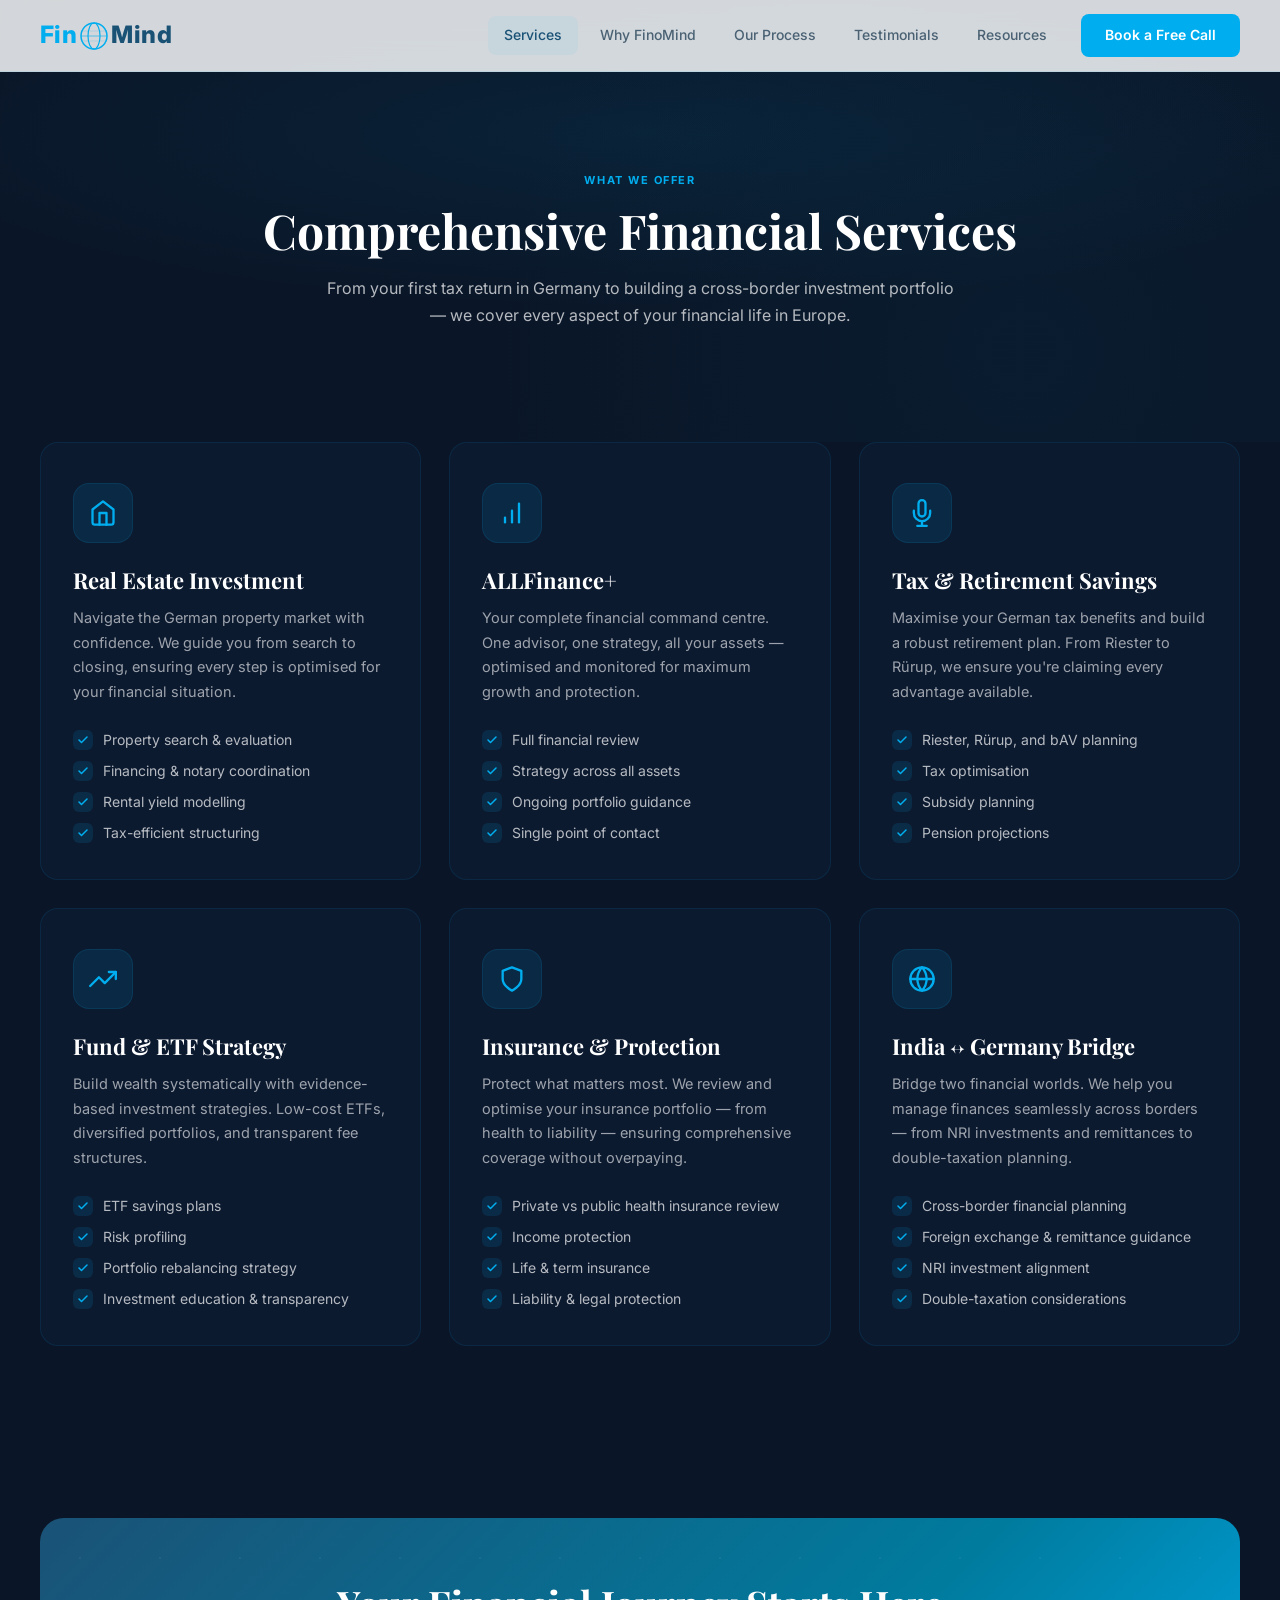
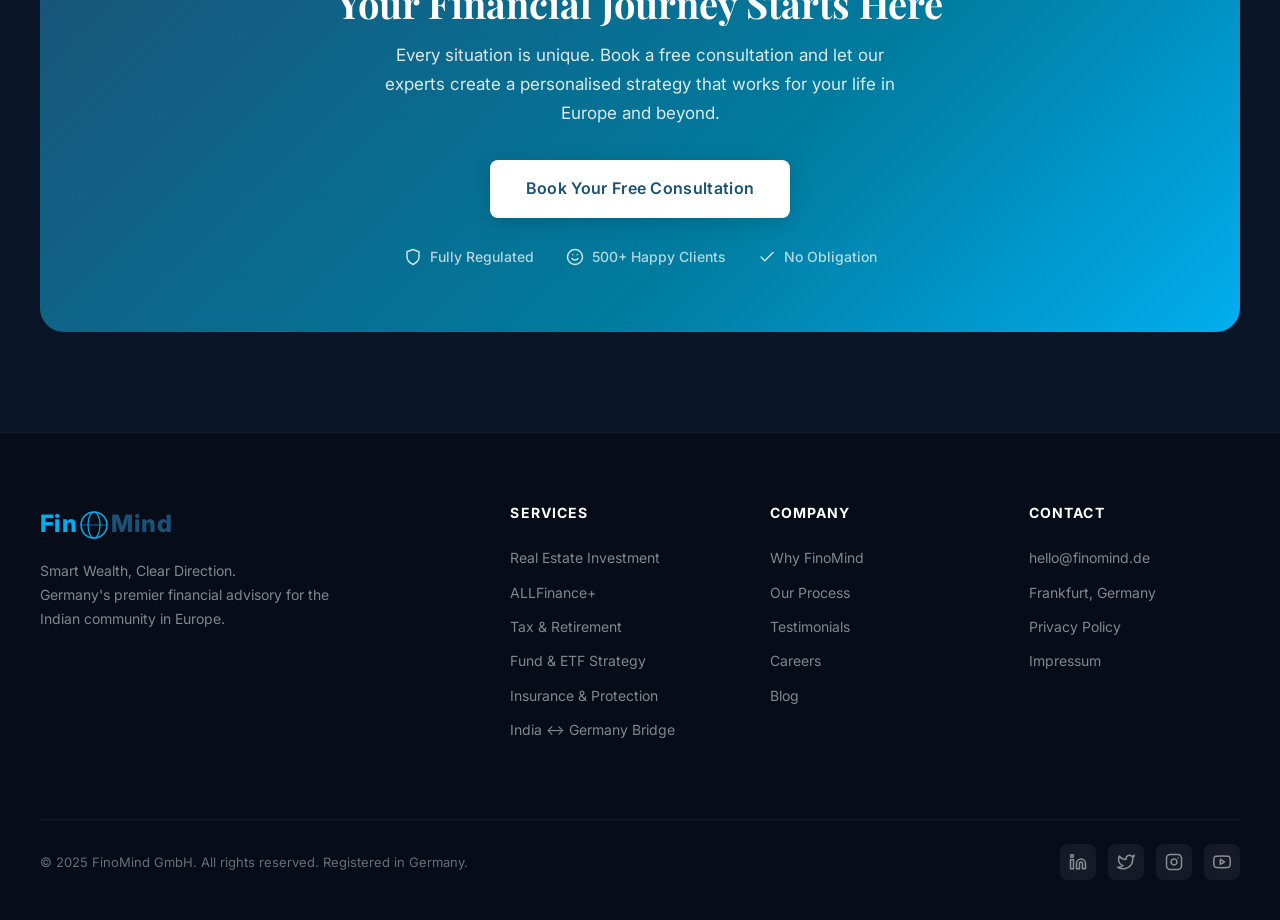
<file: services.html>
<!DOCTYPE html>
<html lang="en">

<head>
  <meta charset="UTF-8" />
  <meta name="viewport" content="width=device-width, initial-scale=1.0" />
  <title>Our Services — FinoMind | Financial Advisory for Indians in Europe</title>
  <meta name="description"
    content="Explore FinoMind's comprehensive financial services — real estate investment, tax planning, insurance, ETF strategies, and India-Germany cross-border financial planning for the Indian community in Europe." />
  <meta name="keywords"
    content="FinoMind services, financial planning Germany, NRI investment, tax planning, real estate Germany, ETF savings plan, insurance Germany" />
  <meta name="author" content="FinoMind" />

  <!-- Open Graph -->
  <meta property="og:title" content="Our Services — FinoMind" />
  <meta property="og:description"
    content="Comprehensive financial advisory services for the Indian community in Europe." />
  <meta property="og:type" content="website" />

  <!-- Fonts -->
  <link rel="preconnect" href="https://fonts.googleapis.com" />
  <link rel="preconnect" href="https://fonts.gstatic.com" crossorigin />
  <link
    href="https://fonts.googleapis.com/css2?family=Inter:wght@300;400;500;600;700;800&family=Playfair+Display:ital,wght@0,700;1,400&display=swap"
    rel="stylesheet" />

  <!-- Stylesheets -->
  <link rel="stylesheet" href="css/variables.css" />
  <link rel="stylesheet" href="css/base.css" />
  <link rel="stylesheet" href="css/navbar.css" />
  <link rel="stylesheet" href="css/services.css" />
  <link rel="stylesheet" href="css/sections.css" />
</head>

<body>

  <!-- ════════════════════════════════════════════════════════
     NAVIGATION
     ════════════════════════════════════════════════════════ -->
  <nav class="navbar" id="navbar" role="navigation" aria-label="Main navigation">
    <div class="navbar-inner">
      <a href="index.html" class="nav-logo" aria-label="FinoMind Home">
        <span class="fin">Fin</span>
        <svg class="globe-icon" viewBox="0 0 28 28" fill="none" xmlns="http://www.w3.org/2000/svg" aria-hidden="true">
          <circle cx="14" cy="14" r="13" stroke="#00AEEF" stroke-width="1.5" fill="none" />
          <ellipse cx="14" cy="14" rx="6" ry="13" stroke="#00AEEF" stroke-width="1.2" fill="none" />
          <line x1="1" y1="14" x2="27" y2="14" stroke="#00AEEF" stroke-width="1" opacity="0.6" />
          <line x1="1" y1="9" x2="27" y2="9" stroke="#00AEEF" stroke-width="0.6" opacity="0.3" />
          <line x1="1" y1="19" x2="27" y2="19" stroke="#00AEEF" stroke-width="0.6" opacity="0.3" />
        </svg>
        <span class="mind">Mind</span>
      </a>

      <div class="nav-links" id="nav-links">
        <a href="services.html" class="nav-link active">Services</a>
        <a href="index.html#why" class="nav-link">Why FinoMind</a>
        <a href="index.html#process" class="nav-link">Our Process</a>
        <a href="index.html#testimonials" class="nav-link">Testimonials</a>
        <a href="index.html#footer" class="nav-link">Resources</a>
        <a href="index.html#cta" class="nav-cta">Book a Free Call</a>
      </div>

      <button class="nav-toggle" id="nav-toggle" aria-label="Toggle navigation menu" aria-expanded="false">
        <span></span>
        <span></span>
        <span></span>
      </button>
    </div>
  </nav>
  <div class="nav-overlay" id="nav-overlay"></div>


  <!-- ════════════════════════════════════════════════════════
     SERVICES HERO
     ════════════════════════════════════════════════════════ -->
  <section class="services-hero">
    <div class="container">
      <div class="section-label reveal">What We Offer</div>
      <h1 class="section-title reveal">Comprehensive Financial Services</h1>
      <p class="section-desc reveal">From your first tax return in Germany to building a cross-border investment
        portfolio — we cover every aspect of your financial life in Europe.</p>
    </div>
  </section>


  <!-- ════════════════════════════════════════════════════════
     SERVICES GRID
     ════════════════════════════════════════════════════════ -->
  <section class="services-section">
    <div class="container">
      <div class="services-grid reveal-stagger">

        <!-- 1. Real Estate Investment -->
        <div class="service-card reveal" id="service-real-estate">
          <div class="service-icon">
            <svg viewBox="0 0 24 24" fill="none" stroke="currentColor" stroke-width="2" stroke-linecap="round"
              stroke-linejoin="round">
              <path d="M3 9l9-7 9 7v11a2 2 0 0 1-2 2H5a2 2 0 0 1-2-2z" />
              <polyline points="9 22 9 12 15 12 15 22" />
            </svg>
          </div>
          <h3>Real Estate Investment</h3>
          <p class="service-desc">Navigate the German property market with confidence. We guide you from search to
            closing, ensuring every step is optimised for your financial situation.</p>
          <div class="service-features">
            <div class="service-feature">
              <div class="service-feature-check">
                <svg viewBox="0 0 24 24" fill="none" stroke="currentColor" stroke-width="3" stroke-linecap="round"
                  stroke-linejoin="round">
                  <polyline points="20 6 9 17 4 12" />
                </svg>
              </div>
              <span>Property search & evaluation</span>
            </div>
            <div class="service-feature">
              <div class="service-feature-check">
                <svg viewBox="0 0 24 24" fill="none" stroke="currentColor" stroke-width="3" stroke-linecap="round"
                  stroke-linejoin="round">
                  <polyline points="20 6 9 17 4 12" />
                </svg>
              </div>
              <span>Financing & notary coordination</span>
            </div>
            <div class="service-feature">
              <div class="service-feature-check">
                <svg viewBox="0 0 24 24" fill="none" stroke="currentColor" stroke-width="3" stroke-linecap="round"
                  stroke-linejoin="round">
                  <polyline points="20 6 9 17 4 12" />
                </svg>
              </div>
              <span>Rental yield modelling</span>
            </div>
            <div class="service-feature">
              <div class="service-feature-check">
                <svg viewBox="0 0 24 24" fill="none" stroke="currentColor" stroke-width="3" stroke-linecap="round"
                  stroke-linejoin="round">
                  <polyline points="20 6 9 17 4 12" />
                </svg>
              </div>
              <span>Tax-efficient structuring</span>
            </div>
          </div>
        </div>

        <!-- 2. ALLFinance+ -->
        <div class="service-card reveal" id="service-allfinance">
          <div class="service-icon">
            <svg viewBox="0 0 24 24" fill="none" stroke="currentColor" stroke-width="2" stroke-linecap="round"
              stroke-linejoin="round">
              <line x1="12" y1="20" x2="12" y2="10" />
              <line x1="18" y1="20" x2="18" y2="4" />
              <line x1="6" y1="20" x2="6" y2="16" />
            </svg>
          </div>
          <h3>ALLFinance+</h3>
          <p class="service-desc">Your complete financial command centre. One advisor, one strategy, all your assets —
            optimised and monitored for maximum growth and protection.</p>
          <div class="service-features">
            <div class="service-feature">
              <div class="service-feature-check">
                <svg viewBox="0 0 24 24" fill="none" stroke="currentColor" stroke-width="3" stroke-linecap="round"
                  stroke-linejoin="round">
                  <polyline points="20 6 9 17 4 12" />
                </svg>
              </div>
              <span>Full financial review</span>
            </div>
            <div class="service-feature">
              <div class="service-feature-check">
                <svg viewBox="0 0 24 24" fill="none" stroke="currentColor" stroke-width="3" stroke-linecap="round"
                  stroke-linejoin="round">
                  <polyline points="20 6 9 17 4 12" />
                </svg>
              </div>
              <span>Strategy across all assets</span>
            </div>
            <div class="service-feature">
              <div class="service-feature-check">
                <svg viewBox="0 0 24 24" fill="none" stroke="currentColor" stroke-width="3" stroke-linecap="round"
                  stroke-linejoin="round">
                  <polyline points="20 6 9 17 4 12" />
                </svg>
              </div>
              <span>Ongoing portfolio guidance</span>
            </div>
            <div class="service-feature">
              <div class="service-feature-check">
                <svg viewBox="0 0 24 24" fill="none" stroke="currentColor" stroke-width="3" stroke-linecap="round"
                  stroke-linejoin="round">
                  <polyline points="20 6 9 17 4 12" />
                </svg>
              </div>
              <span>Single point of contact</span>
            </div>
          </div>
        </div>

        <!-- 3. Tax & Retirement Savings -->
        <div class="service-card reveal" id="service-tax-retirement">
          <div class="service-icon">
            <svg viewBox="0 0 24 24" fill="none" stroke="currentColor" stroke-width="2" stroke-linecap="round"
              stroke-linejoin="round">
              <path d="M12 1a3 3 0 0 0-3 3v8a3 3 0 0 0 6 0V4a3 3 0 0 0-3-3z" />
              <path d="M19 10v2a7 7 0 0 1-14 0v-2" />
              <line x1="12" y1="19" x2="12" y2="23" />
              <line x1="8" y1="23" x2="16" y2="23" />
            </svg>
          </div>
          <h3>Tax & Retirement Savings</h3>
          <p class="service-desc">Maximise your German tax benefits and build a robust retirement plan. From Riester to
            Rürup, we ensure you're claiming every advantage available.</p>
          <div class="service-features">
            <div class="service-feature">
              <div class="service-feature-check">
                <svg viewBox="0 0 24 24" fill="none" stroke="currentColor" stroke-width="3" stroke-linecap="round"
                  stroke-linejoin="round">
                  <polyline points="20 6 9 17 4 12" />
                </svg>
              </div>
              <span>Riester, Rürup, and bAV planning</span>
            </div>
            <div class="service-feature">
              <div class="service-feature-check">
                <svg viewBox="0 0 24 24" fill="none" stroke="currentColor" stroke-width="3" stroke-linecap="round"
                  stroke-linejoin="round">
                  <polyline points="20 6 9 17 4 12" />
                </svg>
              </div>
              <span>Tax optimisation</span>
            </div>
            <div class="service-feature">
              <div class="service-feature-check">
                <svg viewBox="0 0 24 24" fill="none" stroke="currentColor" stroke-width="3" stroke-linecap="round"
                  stroke-linejoin="round">
                  <polyline points="20 6 9 17 4 12" />
                </svg>
              </div>
              <span>Subsidy planning</span>
            </div>
            <div class="service-feature">
              <div class="service-feature-check">
                <svg viewBox="0 0 24 24" fill="none" stroke="currentColor" stroke-width="3" stroke-linecap="round"
                  stroke-linejoin="round">
                  <polyline points="20 6 9 17 4 12" />
                </svg>
              </div>
              <span>Pension projections</span>
            </div>
          </div>
        </div>

        <!-- 4. Fund & ETF Strategy -->
        <div class="service-card reveal" id="service-etf">
          <div class="service-icon">
            <svg viewBox="0 0 24 24" fill="none" stroke="currentColor" stroke-width="2" stroke-linecap="round"
              stroke-linejoin="round">
              <polyline points="23 6 13.5 15.5 8.5 10.5 1 18" />
              <polyline points="17 6 23 6 23 12" />
            </svg>
          </div>
          <h3>Fund & ETF Strategy</h3>
          <p class="service-desc">Build wealth systematically with evidence-based investment strategies. Low-cost ETFs,
            diversified portfolios, and transparent fee structures.</p>
          <div class="service-features">
            <div class="service-feature">
              <div class="service-feature-check">
                <svg viewBox="0 0 24 24" fill="none" stroke="currentColor" stroke-width="3" stroke-linecap="round"
                  stroke-linejoin="round">
                  <polyline points="20 6 9 17 4 12" />
                </svg>
              </div>
              <span>ETF savings plans</span>
            </div>
            <div class="service-feature">
              <div class="service-feature-check">
                <svg viewBox="0 0 24 24" fill="none" stroke="currentColor" stroke-width="3" stroke-linecap="round"
                  stroke-linejoin="round">
                  <polyline points="20 6 9 17 4 12" />
                </svg>
              </div>
              <span>Risk profiling</span>
            </div>
            <div class="service-feature">
              <div class="service-feature-check">
                <svg viewBox="0 0 24 24" fill="none" stroke="currentColor" stroke-width="3" stroke-linecap="round"
                  stroke-linejoin="round">
                  <polyline points="20 6 9 17 4 12" />
                </svg>
              </div>
              <span>Portfolio rebalancing strategy</span>
            </div>
            <div class="service-feature">
              <div class="service-feature-check">
                <svg viewBox="0 0 24 24" fill="none" stroke="currentColor" stroke-width="3" stroke-linecap="round"
                  stroke-linejoin="round">
                  <polyline points="20 6 9 17 4 12" />
                </svg>
              </div>
              <span>Investment education & transparency</span>
            </div>
          </div>
        </div>

        <!-- 5. Insurance & Protection -->
        <div class="service-card reveal" id="service-insurance">
          <div class="service-icon">
            <svg viewBox="0 0 24 24" fill="none" stroke="currentColor" stroke-width="2" stroke-linecap="round"
              stroke-linejoin="round">
              <path d="M12 22s8-4 8-10V5l-8-3-8 3v7c0 6 8 10 8 10z" />
            </svg>
          </div>
          <h3>Insurance & Protection</h3>
          <p class="service-desc">Protect what matters most. We review and optimise your insurance portfolio — from
            health to liability — ensuring comprehensive coverage without overpaying.</p>
          <div class="service-features">
            <div class="service-feature">
              <div class="service-feature-check">
                <svg viewBox="0 0 24 24" fill="none" stroke="currentColor" stroke-width="3" stroke-linecap="round"
                  stroke-linejoin="round">
                  <polyline points="20 6 9 17 4 12" />
                </svg>
              </div>
              <span>Private vs public health insurance review</span>
            </div>
            <div class="service-feature">
              <div class="service-feature-check">
                <svg viewBox="0 0 24 24" fill="none" stroke="currentColor" stroke-width="3" stroke-linecap="round"
                  stroke-linejoin="round">
                  <polyline points="20 6 9 17 4 12" />
                </svg>
              </div>
              <span>Income protection</span>
            </div>
            <div class="service-feature">
              <div class="service-feature-check">
                <svg viewBox="0 0 24 24" fill="none" stroke="currentColor" stroke-width="3" stroke-linecap="round"
                  stroke-linejoin="round">
                  <polyline points="20 6 9 17 4 12" />
                </svg>
              </div>
              <span>Life & term insurance</span>
            </div>
            <div class="service-feature">
              <div class="service-feature-check">
                <svg viewBox="0 0 24 24" fill="none" stroke="currentColor" stroke-width="3" stroke-linecap="round"
                  stroke-linejoin="round">
                  <polyline points="20 6 9 17 4 12" />
                </svg>
              </div>
              <span>Liability & legal protection</span>
            </div>
          </div>
        </div>

        <!-- 6. India ↔ Germany Bridge -->
        <div class="service-card reveal" id="service-bridge">
          <div class="service-icon">
            <svg viewBox="0 0 24 24" fill="none" stroke="currentColor" stroke-width="2" stroke-linecap="round"
              stroke-linejoin="round">
              <circle cx="12" cy="12" r="10" />
              <line x1="2" y1="12" x2="22" y2="12" />
              <path d="M12 2a15.3 15.3 0 0 1 4 10 15.3 15.3 0 0 1-4 10 15.3 15.3 0 0 1-4-10 15.3 15.3 0 0 1 4-10z" />
            </svg>
          </div>
          <h3>India ↔ Germany Bridge</h3>
          <p class="service-desc">Bridge two financial worlds. We help you manage finances seamlessly across borders —
            from NRI investments and remittances to double-taxation planning.</p>
          <div class="service-features">
            <div class="service-feature">
              <div class="service-feature-check">
                <svg viewBox="0 0 24 24" fill="none" stroke="currentColor" stroke-width="3" stroke-linecap="round"
                  stroke-linejoin="round">
                  <polyline points="20 6 9 17 4 12" />
                </svg>
              </div>
              <span>Cross-border financial planning</span>
            </div>
            <div class="service-feature">
              <div class="service-feature-check">
                <svg viewBox="0 0 24 24" fill="none" stroke="currentColor" stroke-width="3" stroke-linecap="round"
                  stroke-linejoin="round">
                  <polyline points="20 6 9 17 4 12" />
                </svg>
              </div>
              <span>Foreign exchange & remittance guidance</span>
            </div>
            <div class="service-feature">
              <div class="service-feature-check">
                <svg viewBox="0 0 24 24" fill="none" stroke="currentColor" stroke-width="3" stroke-linecap="round"
                  stroke-linejoin="round">
                  <polyline points="20 6 9 17 4 12" />
                </svg>
              </div>
              <span>NRI investment alignment</span>
            </div>
            <div class="service-feature">
              <div class="service-feature-check">
                <svg viewBox="0 0 24 24" fill="none" stroke="currentColor" stroke-width="3" stroke-linecap="round"
                  stroke-linejoin="round">
                  <polyline points="20 6 9 17 4 12" />
                </svg>
              </div>
              <span>Double-taxation considerations</span>
            </div>
          </div>
        </div>

      </div>
    </div>
  </section>


  <!-- ════════════════════════════════════════════════════════
     SERVICES CTA
     ════════════════════════════════════════════════════════ -->
  <section class="services-cta">
    <div class="services-cta-inner">
      <div class="services-cta-card reveal">
        <h2>Your Financial Journey Starts Here</h2>
        <p>Every situation is unique. Book a free consultation and let our experts create a personalised strategy that
          works for your life in Europe and beyond.</p>
        <a href="index.html#cta" class="btn btn-primary">Book Your Free Consultation</a>
        <div class="services-cta-trust">
          <span>
            <svg viewBox="0 0 24 24" fill="none" stroke="currentColor" stroke-width="2" stroke-linecap="round"
              stroke-linejoin="round">
              <path d="M12 22s8-4 8-10V5l-8-3-8 3v7c0 6 8 10 8 10z" />
            </svg>
            Fully Regulated
          </span>
          <span>
            <svg viewBox="0 0 24 24" fill="none" stroke="currentColor" stroke-width="2" stroke-linecap="round"
              stroke-linejoin="round">
              <circle cx="12" cy="12" r="10" />
              <path d="M8 14s1.5 2 4 2 4-2 4-2" />
              <line x1="9" y1="9" x2="9.01" y2="9" />
              <line x1="15" y1="9" x2="15.01" y2="9" />
            </svg>
            500+ Happy Clients
          </span>
          <span>
            <svg viewBox="0 0 24 24" fill="none" stroke="currentColor" stroke-width="2" stroke-linecap="round"
              stroke-linejoin="round">
              <polyline points="20 6 9 17 4 12" />
            </svg>
            No Obligation
          </span>
        </div>
      </div>
    </div>
  </section>


  <!-- ════════════════════════════════════════════════════════
     FOOTER
     ════════════════════════════════════════════════════════ -->
  <footer class="footer" id="footer">
    <div class="container">
      <div class="footer-grid">
        <div class="footer-brand">
          <a href="index.html" class="nav-logo" aria-label="FinoMind Home">
            <span class="fin">Fin</span>
            <svg class="globe-icon" viewBox="0 0 28 28" fill="none" xmlns="http://www.w3.org/2000/svg"
              aria-hidden="true">
              <circle cx="14" cy="14" r="13" stroke="#00AEEF" stroke-width="1.5" fill="none" />
              <ellipse cx="14" cy="14" rx="6" ry="13" stroke="#00AEEF" stroke-width="1.2" fill="none" />
              <line x1="1" y1="14" x2="27" y2="14" stroke="#00AEEF" stroke-width="1" opacity="0.6" />
            </svg>
            <span class="mind">Mind</span>
          </a>
          <p>Smart Wealth, Clear Direction.<br />Germany's premier financial advisory for the Indian community in
            Europe.</p>
        </div>

        <div class="footer-col">
          <h4>Services</h4>
          <a href="#service-real-estate">Real Estate Investment</a>
          <a href="#service-allfinance">ALLFinance+</a>
          <a href="#service-tax-retirement">Tax & Retirement</a>
          <a href="#service-etf">Fund & ETF Strategy</a>
          <a href="#service-insurance">Insurance & Protection</a>
          <a href="#service-bridge">India ↔ Germany Bridge</a>
        </div>

        <div class="footer-col">
          <h4>Company</h4>
          <a href="index.html#why">Why FinoMind</a>
          <a href="index.html#process">Our Process</a>
          <a href="index.html#testimonials">Testimonials</a>
          <a href="#">Careers</a>
          <a href="#">Blog</a>
        </div>

        <div class="footer-col">
          <h4>Contact</h4>
          <a href="mailto:hello@finomind.de">hello@finomind.de</a>
          <a href="#">Frankfurt, Germany</a>
          <a href="#">Privacy Policy</a>
          <a href="#">Impressum</a>
        </div>
      </div>

      <div class="footer-bottom">
        <p>© 2025 FinoMind GmbH. All rights reserved. Registered in Germany.</p>
        <div class="footer-social">
          <a href="#" aria-label="LinkedIn">
            <svg viewBox="0 0 24 24" fill="none" stroke="currentColor" stroke-width="2" stroke-linecap="round"
              stroke-linejoin="round">
              <path d="M16 8a6 6 0 0 1 6 6v7h-4v-7a2 2 0 0 0-2-2 2 2 0 0 0-2 2v7h-4v-7a6 6 0 0 1 6-6z" />
              <rect x="2" y="9" width="4" height="12" />
              <circle cx="4" cy="4" r="2" />
            </svg>
          </a>
          <a href="#" aria-label="Twitter/X">
            <svg viewBox="0 0 24 24" fill="none" stroke="currentColor" stroke-width="2" stroke-linecap="round"
              stroke-linejoin="round">
              <path
                d="M23 3a10.9 10.9 0 0 1-3.14 1.53 4.48 4.48 0 0 0-7.86 3v1A10.66 10.66 0 0 1 3 4s-4 9 5 13a11.64 11.64 0 0 1-7 2c9 5 20 0 20-11.5a4.5 4.5 0 0 0-.08-.83A7.72 7.72 0 0 0 23 3z" />
            </svg>
          </a>
          <a href="#" aria-label="Instagram">
            <svg viewBox="0 0 24 24" fill="none" stroke="currentColor" stroke-width="2" stroke-linecap="round"
              stroke-linejoin="round">
              <rect x="2" y="2" width="20" height="20" rx="5" ry="5" />
              <path d="M16 11.37A4 4 0 1 1 12.63 8 4 4 0 0 1 16 11.37z" />
              <line x1="17.5" y1="6.5" x2="17.51" y2="6.5" />
            </svg>
          </a>
          <a href="#" aria-label="YouTube">
            <svg viewBox="0 0 24 24" fill="none" stroke="currentColor" stroke-width="2" stroke-linecap="round"
              stroke-linejoin="round">
              <path
                d="M22.54 6.42a2.78 2.78 0 0 0-1.94-2C18.88 4 12 4 12 4s-6.88 0-8.6.46a2.78 2.78 0 0 0-1.94 2A29 29 0 0 0 1 11.75a29 29 0 0 0 .46 5.33A2.78 2.78 0 0 0 3.4 19.1c1.72.46 8.6.46 8.6.46s6.88 0 8.6-.46a2.78 2.78 0 0 0 1.94-2 29 29 0 0 0 .46-5.33 29 29 0 0 0-.46-5.35z" />
              <polygon points="9.75 15.02 15.5 11.75 9.75 8.48 9.75 15.02" />
            </svg>
          </a>
        </div>
      </div>
    </div>
  </footer>


  <!-- Scripts -->
  <script src="js/navbar.js" defer></script>
  <script src="js/animations.js" defer></script>

</body>

</html>
</file>
<file: css/variables.css>
/* ═══════════════════════════════════════════════════════════
   FinoMind — Design Tokens (variables.css)
   Brand-compliant CSS custom properties
   ═══════════════════════════════════════════════════════════ */

:root {
  /* ── Primary Colors ── */
  --cyan:         #00AEEF;
  --cyan-hover:   #00c4ff;
  --cyan-glow:    rgba(0, 174, 239, 0.35);
  --teal:         #007B9E;
  --dark-teal:    #1A5276;

  /* ── Mockup-specific dark navy ── */
  --navy:         #0a1628;
  --navy-light:   #0f1f38;
  --navy-card:    rgba(15, 31, 56, 0.65);

  /* ── Neutrals ── */
  --charcoal:     #2C3E50;
  --slate:        #4A6274;
  --gray:         #6B7E8D;
  --light-cyan:   #E0F7FC;
  --off-white:    #F7FAFB;
  --white:        #FFFFFF;
  --border:       #D6E8EE;

  /* ── Glass Morphism ── */
  --glass-bg:     rgba(13, 27, 52, 0.55);
  --glass-border: rgba(0, 174, 239, 0.18);
  --glass-blur:   16px;

  /* ── Typography ── */
  --font-display: 'Playfair Display', Georgia, serif;
  --font-body:    'Inter', system-ui, -apple-system, sans-serif;

  /* ── Spacing Scale ── */
  --space-1:  4px;
  --space-2:  8px;
  --space-3:  16px;
  --space-4:  24px;
  --space-5:  40px;
  --space-6:  72px;
  --space-7:  100px;

  /* ── Border Radii ── */
  --radius-chip:   4px;
  --radius-btn:    8px;
  --radius-card:   14px;
  --radius-modal:  24px;
  --radius-pill:   999px;

  /* ── Shadows ── */
  --shadow-sm:   0 2px 8px rgba(0, 0, 0, 0.08);
  --shadow-md:   0 4px 20px rgba(0, 0, 0, 0.12);
  --shadow-lg:   0 8px 40px rgba(0, 0, 0, 0.18);
  --shadow-glow: 0 0 30px rgba(0, 174, 239, 0.15);

  /* ── Transitions ── */
  --ease-out:    cubic-bezier(0.16, 1, 0.3, 1);
  --ease-spring: cubic-bezier(0.34, 1.56, 0.64, 1);
  --duration-fast:   0.2s;
  --duration-normal: 0.4s;
  --duration-slow:   0.6s;

  /* ── Container ── */
  --container-max: 1280px;
  --container-pad: 40px;
}

/* ── Responsive overrides ── */
@media (max-width: 768px) {
  :root {
    --container-pad: 20px;
    --space-6: 48px;
    --space-7: 64px;
  }
}
</file>
<file: css/base.css>
/* ═══════════════════════════════════════════════════════════
   FinoMind — Base Styles (base.css)
   Reset, typography, global utilities
   ═══════════════════════════════════════════════════════════ */

/* ── Reset ── */
*, *::before, *::after {
  box-sizing: border-box;
  margin: 0;
  padding: 0;
}

html {
  scroll-behavior: smooth;
  -webkit-text-size-adjust: 100%;
}

body {
  font-family: var(--font-body);
  background: var(--navy);
  color: var(--white);
  line-height: 1.6;
  overflow-x: hidden;
  -webkit-font-smoothing: antialiased;
  -moz-osx-font-smoothing: grayscale;
}

img, video, canvas {
  display: block;
  max-width: 100%;
  height: auto;
}

a {
  text-decoration: none;
  color: inherit;
  transition: color var(--duration-fast) ease;
}

ul, ol {
  list-style: none;
}

button {
  font-family: var(--font-body);
  cursor: pointer;
  border: none;
  outline: none;
  background: none;
}

/* ── Typography ── */
h1, h2, h3, h4, h5 {
  font-family: var(--font-display);
  font-weight: 700;
  line-height: 1.15;
}

.section-label {
  font-family: var(--font-body);
  font-size: 11px;
  font-weight: 700;
  letter-spacing: 0.14em;
  text-transform: uppercase;
  color: var(--cyan);
  margin-bottom: 12px;
}

.section-title {
  font-family: var(--font-display);
  font-size: clamp(28px, 4vw, 42px);
  color: var(--white);
  margin-bottom: 16px;
  line-height: 1.2;
}

.section-desc {
  font-size: 16px;
  color: rgba(255, 255, 255, 0.7);
  max-width: 620px;
  line-height: 1.7;
  margin-bottom: var(--space-5);
}

/* ── Container ── */
.container {
  max-width: var(--container-max);
  margin: 0 auto;
  padding: 0 var(--container-pad);
}

/* ── Section Spacing ── */
.section {
  padding: var(--space-7) 0;
  position: relative;
}

/* ── Buttons ── */
.btn {
  display: inline-flex;
  align-items: center;
  gap: 10px;
  font-family: var(--font-body);
  font-size: 15px;
  font-weight: 600;
  letter-spacing: 0.02em;
  padding: 14px 28px;
  border-radius: var(--radius-btn);
  transition: all var(--duration-fast) var(--ease-out);
  white-space: nowrap;
  position: relative;
  overflow: hidden;
}

.btn-primary {
  background: var(--cyan);
  color: var(--white);
  box-shadow: 0 4px 15px rgba(0, 174, 239, 0.3);
}
.btn-primary:hover {
  background: var(--cyan-hover);
  transform: translateY(-2px);
  box-shadow: 0 6px 25px rgba(0, 174, 239, 0.4);
}

.btn-outline {
  background: transparent;
  color: var(--white);
  border: 1.5px solid rgba(255, 255, 255, 0.3);
}
.btn-outline:hover {
  border-color: var(--cyan);
  color: var(--cyan);
  background: rgba(0, 174, 239, 0.08);
}

.btn-icon {
  width: 20px;
  height: 20px;
  display: flex;
  align-items: center;
  justify-content: center;
}

/* ── Glass Card ── */
.glass-card {
  background: var(--glass-bg);
  backdrop-filter: blur(var(--glass-blur));
  -webkit-backdrop-filter: blur(var(--glass-blur));
  border: 1px solid var(--glass-border);
  border-radius: var(--radius-card);
}

/* ── Scroll Reveal Animations ── */
.reveal {
  opacity: 0;
  transform: translateY(30px);
  transition: opacity var(--duration-slow) var(--ease-out),
              transform var(--duration-slow) var(--ease-out);
}
.reveal.visible {
  opacity: 1;
  transform: translateY(0);
}

/* Stagger children */
.reveal-stagger .reveal:nth-child(1) { transition-delay: 0s; }
.reveal-stagger .reveal:nth-child(2) { transition-delay: 0.1s; }
.reveal-stagger .reveal:nth-child(3) { transition-delay: 0.2s; }
.reveal-stagger .reveal:nth-child(4) { transition-delay: 0.3s; }
.reveal-stagger .reveal:nth-child(5) { transition-delay: 0.4s; }
.reveal-stagger .reveal:nth-child(6) { transition-delay: 0.5s; }

/* ── Reduced Motion ── */
@media (prefers-reduced-motion: reduce) {
  *, *::before, *::after {
    animation-duration: 0.01ms !important;
    animation-iteration-count: 1 !important;
    transition-duration: 0.01ms !important;
  }
  .reveal {
    opacity: 1;
    transform: none;
  }
  html {
    scroll-behavior: auto;
  }
}

/* ── Selection ── */
::selection {
  background: var(--cyan);
  color: var(--white);
}

/* ── Scrollbar ── */
::-webkit-scrollbar {
  width: 8px;
}
::-webkit-scrollbar-track {
  background: var(--navy);
}
::-webkit-scrollbar-thumb {
  background: var(--dark-teal);
  border-radius: 4px;
}
::-webkit-scrollbar-thumb:hover {
  background: var(--teal);
}
</file>
<file: css/preloader.css>
/* ═══════════════════════════════════════════════════════════
   FinoMind — Preloader  v3.0
   Fully responsive canvas animation preloader.
   Works on mobile (portrait + landscape), tablet, laptop, desktop.
   ═══════════════════════════════════════════════════════════ */

/* ── Reset html/body so vh / dvh measurements are accurate ── */
html, body {
  margin: 0;
  padding: 0;
  -webkit-box-sizing: border-box;
  box-sizing: border-box;
}

/* ── Full-screen overlay ── */
.fm-preloader {
  /* Lock to viewport — works even when address bar appears/hides on mobile */
  position: fixed;
  top: 0;
  right: 0;
  bottom: 0;
  left: 0;

  /* Pixel-perfect dimensions */
  width: 100%;
  height: 100%;          /* fallback for old browsers */
  height: 100vh;         /* standard */
  height: 100dvh;        /* dynamic-viewport-height: iOS Safari / Chrome 108+ */

  /* Stacking — above everything */
  z-index: 999999;

  /* Brand navy background fills any brief gap before first frame draws */
  background-color: #0a1628;
  background-color: var(--navy, #0a1628);

  /* Prevent any child overflow from causing scrollbars */
  overflow: hidden;

  /* Flex so the canvas is always perfectly centred */
  display: -webkit-box;
  display: -ms-flexbox;
  display: flex;
  -webkit-box-align: center;
      -ms-flex-align: center;
          align-items: center;
  -webkit-box-pack: center;
      -ms-flex-pack: center;
          justify-content: center;

  /* Kill all user interaction */
  pointer-events: all;
  -webkit-user-select: none;
     -moz-user-select: none;
          user-select: none;
  -webkit-tap-highlight-color: transparent;
  touch-action: none;

  /* Smooth fade-out when done */
  opacity: 1;
  visibility: visible;
  -webkit-transition: opacity 0.6s cubic-bezier(0.16, 1, 0.3, 1),
                      visibility 0.6s;
          transition: opacity 0.6s cubic-bezier(0.16, 1, 0.3, 1),
                      visibility 0.6s;
  -webkit-transition: opacity 0.6s var(--ease-out, cubic-bezier(0.16, 1, 0.3, 1)),
                      visibility 0.6s;
          transition: opacity 0.6s var(--ease-out, cubic-bezier(0.16, 1, 0.3, 1)),
                      visibility 0.6s;

  /* No margin/padding/border that could offset child elements */
  margin: 0;
  padding: 0;
  border: 0;
  outline: 0;
}

/* ── Fade-out / hidden state ── */
.fm-preloader.hidden {
  opacity: 0;
  visibility: hidden;
  pointer-events: none;
}

/* ═══════════════════════════════════════════════════════════
   CANVAS  —  the actual animation surface
   ─────────────────────────────────────────────────────────
   KEY FACTS:
   • `object-fit` does NOT work on <canvas>  — it only applies to
     replaced elements (img, video, iframe). Canvas just stretches.
   • We must use `position: absolute; inset: 0` so the canvas
     element fills the overlay div completely.
   • The actual *cover-scaling* (no black bars, no stretch) is
     handled 100% in JavaScript via drawImage with computed offsets.
   • JS also sets canvas.width / canvas.height to viewport ×
     devicePixelRatio so the image is sharp on Retina/HiDPI screens.
   ═══════════════════════════════════════════════════════════ */
.fm-preloader-canvas {
  position: absolute;
  top: 0;
  right: 0;
  bottom: 0;
  left: 0;

  /* Fill the overlay in the CSS layout layer */
  width: 100%;
  height: 100%;

  /* No box model interference */
  display: block;
  border: 0;
  margin: 0;
  padding: 0;
  outline: 0;

  /* Let the browser choose the best quality downscale algorithm */
  image-rendering: auto;
  image-rendering: -webkit-optimize-contrast; /* Safari */
}

/* ── Body freeze while preloader is active ── */
body.fm-preloader-active {
  overflow: hidden !important;
  /* Clamp body height so iOS does not show content beneath */
  height: 100% !important;
  max-height: 100% !important;
  /* Prevent iOS rubber-band / Android pull-to-refresh */
  overscroll-behavior: none;
  overscroll-behavior-y: none;
  touch-action: none;
  /* Prevent the body itself from being scrollable via keyboard */
  position: relative;
}

/* ══════════════════ RESPONSIVE MEDIA QUERIES ══════════════════ */

/* Small phones (≤ 480px) — ensure background never flashes white */
@media screen and (max-width: 480px) {
  .fm-preloader {
    background-color: #0a1628;
    background-color: var(--navy, #0a1628);
  }
}

/* Tablet portrait + small laptop  (≤ 768px) */
@media screen and (max-width: 768px) {
  .fm-preloader {
    /* Slightly faster exit on mobile feels snappier */
    -webkit-transition: opacity 0.45s cubic-bezier(0.16, 1, 0.3, 1),
                        visibility 0.45s;
            transition: opacity 0.45s cubic-bezier(0.16, 1, 0.3, 1),
                        visibility 0.45s;
  }
}

/* Landscape phones — make sure we still cover the narrow height */
@media screen and (max-height: 480px) and (orientation: landscape) {
  .fm-preloader {
    height: 100%;
    height: 100vh;
    height: 100dvh;
  }
}

/* Accessibility: users who prefer no motion get an instant hide */
@media (prefers-reduced-motion: reduce) {
  .fm-preloader,
  .fm-preloader.hidden {
    -webkit-transition: none !important;
            transition: none !important;
  }
}
</file>
<file: css/navbar.css>
/* ═══════════════════════════════════════════════════════════
   FinoMind — Navigation (navbar.css)
   Sticky nav with glassmorphism, mobile drawer
   ═══════════════════════════════════════════════════════════ */

.navbar {
  position: fixed;
  top: 0;
  left: 0;
  right: 0;
  z-index: 1000;
  height: 72px;
  display: flex;
  align-items: center;
  padding: 0 var(--container-pad);
  background: rgba(247, 250, 251, 0.85);
  backdrop-filter: blur(20px);
  -webkit-backdrop-filter: blur(20px);
  border-bottom: 1px solid rgba(0, 174, 239, 0.10);
  transition: background var(--duration-fast) ease,
              box-shadow var(--duration-fast) ease;
}

.navbar.scrolled {
  background: rgba(247, 250, 251, 0.97);
  box-shadow: 0 4px 24px rgba(0, 123, 158, 0.10);
}

.navbar-inner {
  max-width: var(--container-max);
  width: 100%;
  margin: 0 auto;
  display: flex;
  align-items: center;
  justify-content: space-between;
}

/* ── Logo ── */
.nav-logo {
  display: flex;
  align-items: center;
  gap: 2px;
  font-family: var(--font-body);
  font-weight: 800;
  font-size: 24px;
  letter-spacing: 0.02em;
  flex-shrink: 0;
}

.nav-logo .fin {
  color: var(--cyan);
}

.nav-logo .globe-icon {
  width: 28px;
  height: 28px;
  margin: 0 1px;
  position: relative;
  top: 1px;
}

.nav-logo .mind {
  color: #1A5276;
}

/* ── Nav Links ── */
.nav-links {
  display: flex;
  align-items: center;
  gap: 6px;
}

.nav-link {
  font-size: 14px;
  font-weight: 500;
  color: #4A6274;
  padding: 8px 16px;
  border-radius: var(--radius-btn);
  transition: color var(--duration-fast) ease,
              background var(--duration-fast) ease;
  white-space: nowrap;
}

.nav-link:hover,
.nav-link.active {
  color: #1A5276;
  background: rgba(0, 174, 239, 0.06);
}

/* ── CTA Button ── */
.nav-cta {
  margin-left: 12px;
  background: var(--cyan);
  color: var(--white);
  font-size: 14px;
  font-weight: 600;
  padding: 10px 24px;
  border-radius: var(--radius-btn);
  transition: all var(--duration-fast) ease;
  white-space: nowrap;
}

.nav-cta:hover {
  background: var(--cyan-hover);
  transform: translateY(-1px);
  box-shadow: 0 4px 15px rgba(0, 174, 239, 0.35);
}

/* ── Mobile Hamburger ── */
.nav-toggle {
  display: none;
  flex-direction: column;
  gap: 5px;
  padding: 8px;
  cursor: pointer;
  z-index: 1001;
}

.nav-toggle span {
  display: block;
  width: 24px;
  height: 2px;
  background: #1A5276;
  border-radius: 2px;
  transition: all 0.3s ease;
}

.nav-toggle.active span:nth-child(1) {
  transform: rotate(45deg) translate(5px, 5px);
}
.nav-toggle.active span:nth-child(2) {
  opacity: 0;
}
.nav-toggle.active span:nth-child(3) {
  transform: rotate(-45deg) translate(5px, -5px);
}

/* ── Mobile Drawer ── */
@media (max-width: 968px) {
  .nav-toggle {
    display: flex;
  }

  .nav-links {
    position: fixed;
    top: 0;
    right: -100%;
    width: 300px;
    height: 100vh;
    flex-direction: column;
    align-items: flex-start;
    padding: 100px 32px 40px;
    gap: 4px;
    background: rgba(247, 250, 251, 0.98);
    backdrop-filter: blur(30px);
    -webkit-backdrop-filter: blur(30px);
    border-left: 1px solid rgba(0, 174, 239, 0.12);
    transition: right 0.4s var(--ease-out);
    overflow-y: auto;
  }

  .nav-links.open {
    right: 0;
  }

  .nav-link {
    font-size: 16px;
    padding: 12px 16px;
    width: 100%;
  }

  .nav-cta {
    margin-left: 0;
    margin-top: 16px;
    width: 100%;
    text-align: center;
    justify-content: center;
  }
}

/* Mobile overlay */
.nav-overlay {
  display: none;
  position: fixed;
  inset: 0;
  background: rgba(0, 0, 0, 0.5);
  z-index: 999;
  opacity: 0;
  transition: opacity 0.3s ease;
}

.nav-overlay.active {
  display: block;
  opacity: 1;
}
</file>
<file: css/hero.css>
/* -----------------------------------------------------------
   FinoMind � Hero Section v3 (hero.css)
   Mockup-exact light layout: #F7FAFB base + FinoMind brand
   palette (#00AEEF / #007B9E / #1A5276) replacing purple tones.
   ----------------------------------------------------------- */

/* -- Hero Wrapper -- */
.hero {
  position: relative;
  min-height: 100vh;
  padding-top: 72px;
  display: flex;
  align-items: center;
  overflow: hidden;
  background: #F7FAFB;
}

/* -- Ambient Background Blob � right side glow -- */
.hero::before {
  content: '';
  position: absolute;
  top: -14%;
  right: -18%;
  width: 90%;
  height: 118%;
  z-index: 0;
  pointer-events: none;
  filter: blur(62px);
  border-radius: 46% 30% 58% 42%;

  /* Layered brand glow: darker edges -> lighter core */
  background:
    radial-gradient(ellipse at 68% 42%,
      rgba(0, 174, 239, 0.34) 0%,
      rgba(0, 174, 239, 0.18) 22%,
      rgba(0, 123, 158, 0.16) 42%,
      rgba(26, 82, 118, 0.18) 62%,
      rgba(26, 82, 118, 0) 78%),
    radial-gradient(ellipse at 64% 52%,
      rgba(0, 123, 158, 0.22) 0%,
      rgba(0, 123, 158, 0.10) 35%,
      rgba(26, 82, 118, 0) 70%),
    radial-gradient(ellipse at 60% 56%,
      rgba(26, 82, 118, 0.22) 0%,
      rgba(26, 82, 118, 0.10) 45%,
      rgba(26, 82, 118, 0) 72%);

  animation: hero-blob-drift 14s ease-in-out infinite alternate;
}

.hero::after {
  content: '';
  position: absolute;
  top: -8%;
  right: 6%;
  width: 55%;
  height: 70%;
  z-index: 0;
  pointer-events: none;
  filter: blur(80px);
  border-radius: 55% 45% 35% 65%;

  background:
    radial-gradient(ellipse at 40% 35%,
      rgba(0, 174, 239, 0.22) 0%,
      rgba(0, 123, 158, 0.13) 35%,
      rgba(26, 82, 118, 0.12) 60%,
      rgba(26, 82, 118, 0) 78%);
}


@keyframes hero-blob-drift {
  0% {
    transform: translate(0, 0) scale(1);
  }

  100% {
    transform: translate(18px, -25px) scale(1.06);
  }
}

/* -- Grid Layout -- */
.hero-inner {
  position: relative;
  z-index: 2;
  width: 100%;
  max-width: var(--container-max);
  margin: 0 auto;
  padding: 60px var(--container-pad) 80px;
  display: grid;
  grid-template-columns: 1fr 1fr;
  gap: 60px;
  align-items: center;
}

.hero-content {
  position: relative;
  z-index: 3;
}

/* Social proof badge */
.hero-badge {
  display: inline-flex;
  align-items: center;
  gap: 10px;
  background: rgba(255, 255, 255, 0.80);
  border: 1px solid rgba(0, 174, 239, 0.20);
  border-radius: var(--radius-pill);
  padding: 7px 16px 7px 8px;
  margin-bottom: 32px;
  backdrop-filter: blur(12px);
  -webkit-backdrop-filter: blur(12px);
  box-shadow: 0 2px 12px rgba(0, 174, 239, 0.08);
}

.hero-badge-avatars {
  display: flex;
  align-items: center;
}

.hero-badge-avatars span {
  width: 28px;
  height: 28px;
  border-radius: 50%;
  border: 2px solid #fff;
  display: flex;
  align-items: center;
  justify-content: center;
  font-size: 10px;
  font-weight: 700;
  color: #fff;
  margin-left: -8px;
  position: relative;
}

.hero-badge-avatars span:first-child {
  margin-left: 0;
  background: linear-gradient(135deg, #00AEEF, #007B9E);
}

.hero-badge-avatars span:nth-child(2) {
  background: linear-gradient(135deg, #007B9E, #1A5276);
}

.hero-badge-avatars span:nth-child(3) {
  background: linear-gradient(135deg, #1A5276, #00AEEF);
}

.hero-badge-text {
  font-size: 12px;
  font-weight: 500;
  color: #4A6274;
  white-space: nowrap;
  line-height: 1.3;
}

.hero-badge-text strong {
  color: #1A5276;
  font-weight: 700;
}

.hero-badge-dot {
  width: 7px;
  height: 7px;
  border-radius: 50%;
  background: #22c55e;
  box-shadow: 0 0 6px #22c55e;
  flex-shrink: 0;
  animation: hero-live-pulse 2s ease-in-out infinite;
}

@keyframes hero-live-pulse {

  0%,
  100% {
    opacity: 1;
    transform: scale(1);
  }

  50% {
    opacity: 0.5;
    transform: scale(0.75);
  }
}

/* Hero Headline */
.hero-title {
  font-family: var(--font-display);
  font-size: clamp(40px, 5.5vw, 68px);
  font-weight: 700;
  color: #111827;
  line-height: 1.08;
  letter-spacing: -0.02em;
  margin-bottom: 20px;
}

.hero-title-highlight {
  color: #1A5276;
}

.hero-title em {
  font-style: italic;
  display: block;
  color: #1A5276;
  -webkit-text-stroke: 0;
}


.hero-subtitle {
  font-size: 17px;
  color: #4A6274;
  line-height: 1.75;
  margin-bottom: 40px;
  max-width: 460px;
  font-weight: 400;
}

.hero-subtitle strong {
  color: #1A5276;
  font-weight: 600;
}

.hero-actions {
  display: flex;
  align-items: center;
  gap: 20px;
  flex-wrap: wrap;
}

.hero-btn-primary {
  display: inline-flex;
  align-items: center;
  gap: 10px;
  background: #111827;
  color: #fff;
  font-family: var(--font-body);
  font-size: 15px;
  font-weight: 700;
  letter-spacing: 0.01em;
  padding: 15px 32px;
  border-radius: var(--radius-btn);
  border: none;
  cursor: pointer;
  transition: all 0.25s var(--ease-out);
  text-decoration: none;
  box-shadow: 0 4px 20px rgba(17, 24, 39, 0.25);
}

.hero-btn-primary:hover {
  background: #1A5276;
  transform: translateY(-2px);
  box-shadow: 0 8px 30px rgba(26, 82, 118, 0.4);
}

.hero-btn-primary .btn-arrow {
  font-size: 18px;
  line-height: 1;
  transition: transform 0.2s ease;
}

.hero-btn-primary:hover .btn-arrow {
  transform: translateX(3px);
}

.hero-btn-ghost {
  display: inline-flex;
  align-items: center;
  gap: 8px;
  background: transparent;
  color: #4A6274;
  font-family: var(--font-body);
  font-size: 15px;
  font-weight: 500;
  padding: 15px 0;
  border: none;
  cursor: pointer;
  transition: color 0.2s ease;
  text-decoration: none;
}

.hero-btn-ghost:hover {
  color: #1A5276;
}

.hero-btn-ghost .btn-arrow {
  font-size: 18px;
  line-height: 1;
  transition: transform 0.2s ease;
}

.hero-btn-ghost:hover .btn-arrow {
  transform: translateX(4px);
}

.hero-trust-note {
  margin-top: 20px;
  font-size: 12px;
  color: #9CA3AF;
  letter-spacing: 0.04em;
  display: flex;
  align-items: center;
  gap: 8px;
}

.hero-trust-note::before {
  content: '??';
  font-size: 11px;
}

/* -----------------------------------------
   RIGHT VISUAL PANEL
----------------------------------------- */
.hero-visual {
  position: relative;
  height: 560px;
  display: flex;
  align-items: center;
  justify-content: center;
  overflow: visible;
}

.sparkle {
  position: absolute;
  pointer-events: none;
  animation: sparkle-twinkle 3s ease-in-out infinite alternate;
}

.sparkle svg {
  fill: rgba(0, 174, 239, 0.55);
  filter: drop-shadow(0 0 5px rgba(0, 174, 239, 0.45));
}

.sparkle-1 {
  top: 6%;
  left: 8%;
  animation-delay: 0s;
}

.sparkle-2 {
  top: 12%;
  right: 4%;
  animation-delay: 0.8s;
}

.sparkle-3 {
  bottom: 28%;
  left: 3%;
  animation-delay: 0.4s;
}

.sparkle-4 {
  bottom: 8%;
  right: 10%;
  animation-delay: 1.2s;
}

.sparkle-5 {
  top: 48%;
  left: 0%;
  animation-delay: 1.6s;
}

@keyframes sparkle-twinkle {
  0% {
    opacity: 0.3;
    transform: scale(0.8) rotate(0deg);
  }

  100% {
    opacity: 1;
    transform: scale(1.1) rotate(18deg);
  }
}

/* -- Main Dashboard Card -- */
.hero-dashboard {
  width: 360px;
  background: rgba(255, 255, 255, 0.84);
  backdrop-filter: blur(28px);
  -webkit-backdrop-filter: blur(28px);
  border: 1px solid rgba(0, 174, 239, 0.18);
  border-radius: 22px;
  padding: 95px 22px 22px 22px;
  box-shadow:
    0 24px 80px rgba(0, 123, 158, 0.18),
    0 8px 32px rgba(0, 174, 239, 0.10),
    0 0 0 1px rgba(255, 255, 255, 0.9) inset;
  position: relative;
  z-index: 2;
  animation: hero-float 6s ease-in-out infinite;
}

@keyframes hero-float {

  0%,
  100% {
    transform: translateY(0px);
  }

  50% {
    transform: translateY(-10px);
  }
}

.hero-dashboard-header {
  display: flex;
  align-items: center;
  justify-content: space-between;
  margin-bottom: 18px;
}

.hero-dashboard-title {
  font-family: var(--font-body);
  font-size: 12px;
  font-weight: 600;
  color: #9CA3AF;
  letter-spacing: 0.06em;
  text-transform: uppercase;
}

.hero-dashboard-badge {
  font-size: 11px;
  font-weight: 600;
  color: #22c55e;
  background: rgba(34, 197, 94, 0.10);
  border: 1px solid rgba(34, 197, 94, 0.25);
  padding: 3px 10px;
  border-radius: var(--radius-pill);
}

/* -- Donut Chart (3-segment, floating overlap) -- */
.hero-donut-wrap {
  position: absolute;
  top: 0;
  left: 50%;
  transform: translate(-50%, -50%);
  display: flex;
  align-items: center;
  justify-content: center;
  margin: 0;
  padding: 0;
  z-index: 10;
}

.hero-donut {
  flex-shrink: 0;
  width: 140px;
  height: 140px;
  border-radius: 50%;
  background: conic-gradient(#00AEEF 0deg 118deg,
      #ffffff 118deg 121.5deg,
      #007B9E 121.5deg 223deg,
      #ffffff 223deg 226.5deg,
      #1A5276 226.5deg 356.5deg,
      #ffffff 356.5deg 360deg);

  position: relative;
  /* float/overlap above the card */
  box-shadow:
    0 18px 40px rgba(0, 123, 158, 0.22),
    0 8px 16px rgba(0, 174, 239, 0.12),
    0 0 1px rgba(0, 0, 0, 0.1);
  animation: none;
}


@keyframes donut-slow-rotate {
  0% {
    transform: rotate(0deg);
  }

  100% {
    transform: rotate(360deg);
  }
}

.hero-donut::after {
  content: '';
  position: absolute;
  top: 50%;
  left: 50%;
  transform: translate(-50%, -50%);
  width: 76px;
  height: 76px;
  border-radius: 50%;
  background: #ffffff;
  box-shadow:
    inset 0 2px 10px rgba(0, 123, 158, 0.12),
    0 0 0 2px rgba(255, 255, 255, 0.85);
}


.hero-donut-legend {
  display: flex;
  flex-direction: column;
  gap: 9px;
  flex: 1;
}

.legend-item {
  display: flex;
  align-items: center;
  gap: 8px;
}

.legend-dot {
  width: 8px;
  height: 8px;
  border-radius: 50%;
  flex-shrink: 0;
}

.legend-dot.blue {
  background: #00AEEF;
  box-shadow: 0 0 6px rgba(0, 174, 239, 0.5);
}

.legend-dot.purple {
  background: #007B9E;
  box-shadow: 0 0 6px rgba(0, 123, 158, 0.4);
}

.legend-dot.faint {
  background: rgba(0, 174, 239, 0.32);
}

.legend-label {
  font-size: 12px;
  color: #6B7E8D;
  flex: 1;
}

.legend-value {
  font-size: 12px;
  font-weight: 700;
  color: #1A5276;
}

/* -- Transaction List -- */
.hero-tx-list {
  display: flex;
  flex-direction: column;
  gap: 7px;
}

.hero-tx-item {
  display: flex;
  align-items: center;
  gap: 10px;
  padding: 9px 11px;
  background: rgba(247, 250, 251, 0.70);
  border: 1px solid rgba(0, 174, 239, 0.10);
  border-radius: 10px;
  transition: background 0.2s ease;
}

.hero-tx-item:hover {
  background: rgba(0, 174, 239, 0.06);
}

.hero-tx-icon {
  width: 28px;
  height: 28px;
  border-radius: 7px;
  background: linear-gradient(135deg, rgba(0, 174, 239, 0.15), rgba(0, 123, 158, 0.10));
  display: flex;
  align-items: center;
  justify-content: center;
  flex-shrink: 0;
  font-size: 14px;
  font-weight: 700;
  color: #22c55e;
}

.hero-tx-info {
  flex: 1;
  min-width: 0;
}

.hero-tx-name {
  font-size: 12px;
  font-weight: 600;
  color: #111827;
  white-space: nowrap;
  overflow: hidden;
  text-overflow: ellipsis;
}

.hero-tx-sub {
  font-size: 10px;
  color: #9CA3AF;
  margin-top: 1px;
}

.hero-tx-amount {
  font-size: 12px;
  font-weight: 700;
  white-space: nowrap;
}

.hero-tx-amount.positive {
  color: #22c55e;
}

.hero-tx-amount.neutral {
  color: #6B7E8D;
}

/* Income badge � all rows get Income badge */

/* -- Floating Bar Chart Card -- */
/* Bar chart moved inside hero-dashboard bottom-right area */
.hero-chart-card {
  position: absolute;
  right: 18px;
  bottom: 18px;
  z-index: 3;
  background: rgba(255, 255, 255, 0.65);
  backdrop-filter: blur(22px);
  -webkit-backdrop-filter: blur(22px);
  border: 1px solid rgba(0, 174, 239, 0.14);
  border-radius: 18px;
  padding: 14px 12px 12px;
  min-width: 140px;
  box-shadow:
    0 16px 60px rgba(0, 123, 158, 0.14),
    0 4px 18px rgba(0, 174, 239, 0.07),
    0 0 0 1px rgba(255, 255, 255, 0.9) inset;
  animation: none;
}


.hero-chart-title {
  font-size: 10px;
  font-weight: 600;
  color: #9CA3AF;
  letter-spacing: 0.06em;
  text-transform: uppercase;
  margin-bottom: 12px;
  text-align: center;
}

/* 3 vertical bars at bottom-right */
.hero-bars {
  display: flex;
  align-items: flex-end;
  gap: 10px;
  height: 108px;
  padding: 0 6px;
}

.hero-bar {
  flex: 1;
  border-radius: 10px 10px 0 0;
  background: linear-gradient(to top, rgba(0, 174, 239, 0.12), rgba(0, 174, 239, 0.50));
  animation: none;
  min-width: 26px;
}

/* Descending left -> right (exact: 1 > 2 > 3) */
.hero-bar:nth-child(1) {
  height: 100%;
  background: linear-gradient(to top, #00AEEF 0%, rgba(0, 174, 239, 0.45) 100%);
  box-shadow: 0 -6px 22px rgba(0, 174, 239, 0.40);
}

.hero-bar:nth-child(2) {
  height: 78%;
  background: linear-gradient(to top, #007B9E 0%, rgba(0, 123, 158, 0.40) 100%);
}

.hero-bar:nth-child(3) {
  height: 56%;
  background: linear-gradient(to top, #1A5276 0%, rgba(26, 82, 118, 0.38) 100%);
}

.hero-bar:nth-child(4),
.hero-bar:nth-child(5),
.hero-bar:nth-child(6) {
  display: none;
}



@keyframes bar-grow {
  from {
    transform: scaleY(0);
    transform-origin: bottom;
  }

  to {
    transform: scaleY(1);
    transform-origin: bottom;
  }
}

/* -- Floating Wealth Card -- */
.hero-wealth-card {
  position: absolute;
  bottom: 28px;
  left: -30px;
  z-index: 4;
  background: rgba(255, 255, 255, 0.90);
  backdrop-filter: blur(24px);
  -webkit-backdrop-filter: blur(24px);
  border: 1px solid rgba(0, 174, 239, 0.20);
  border-radius: 18px;
  padding: 14px 20px;
  min-width: 185px;
  box-shadow:
    0 16px 50px rgba(0, 123, 158, 0.16),
    0 4px 16px rgba(0, 174, 239, 0.08),
    0 0 0 1px rgba(255, 255, 255, 0.9) inset;
  animation: hero-float 6s ease-in-out 2s infinite;
}

.hero-wealth-label {
  font-size: 10px;
  font-weight: 600;
  color: #9CA3AF;
  letter-spacing: 0.07em;
  text-transform: uppercase;
  margin-bottom: 5px;
}

.hero-wealth-value {
  font-family: var(--font-body);
  font-size: 24px;
  font-weight: 800;
  color: #111827;
  letter-spacing: -0.03em;
  line-height: 1.1;
}

.hero-wealth-change {
  display: flex;
  align-items: center;
  gap: 4px;
  margin-top: 5px;
  font-size: 11px;
  font-weight: 600;
  color: #22c55e;
}

/* -----------------------------------------
   RESPONSIVE
----------------------------------------- */
@media (max-width: 1024px) {
  .hero-inner {
    grid-template-columns: 1fr 1fr;
    gap: 40px;
  }

  .hero-dashboard {
    width: 310px;
  }

  .hero-chart-card {
    right: -20px;
  }

  .hero-wealth-card {
    left: -10px;
  }
}

@media (max-width: 860px) {
  .hero-inner {
    grid-template-columns: 1fr;
    gap: 48px;
    padding-bottom: 60px;
  }

  .hero-title {
    font-size: clamp(36px, 8vw, 52px);
  }

  .hero-subtitle {

    max-width: 100%;
  }

  .hero-visual {
    height: 460px;
    width: 100%;
    justify-content: center;
    overflow: visible;
  }

  .hero-dashboard {
    width: 300px;
  }

  .hero-chart-card {
    right: -10px;
    top: 10px;
  }

  .hero-wealth-card {
    left: 0;
    bottom: 10px;
  }
}

@media (max-width: 480px) {
  .hero {
    padding-top: 88px;
  }

  .hero-inner {
    padding-top: 24px;
    padding-bottom: 40px;
  }

  .hero-title {
    font-size: 34px;
  }

  .hero-actions {
    flex-direction: column;
    gap: 12px;
    align-items: flex-start;
  }

  .hero-visual {
    height: 380px;
  }

  .hero-dashboard {
    width: 260px;
    padding: 85px 16px 16px 16px;
  }

  .hero-wealth-card {
    display: none;
  }

  .hero-chart-card {
    display: none;
  }

  .sparkle-1,
  .sparkle-3,
  .sparkle-5 {
    display: none;
  }
}
</file>
<file: css/stats.css>
/* ═══════════════════════════════════════════════════════════
   FinoMind — Stats Bar (stats.css)
   Glassmorphism stats section with animated counters
   ═══════════════════════════════════════════════════════════ */

.stats-section {
  position: relative;
  z-index: 5;
  margin-top: -40px;
  padding: 0 var(--container-pad);
  margin-bottom: var(--space-6);
}

.stats-bar {
  max-width: var(--container-max);
  margin: 0 auto;
  background: rgba(13, 30, 58, 0.6);
  backdrop-filter: blur(20px);
  -webkit-backdrop-filter: blur(20px);
  border: 1px solid rgba(0, 174, 239, 0.15);
  border-radius: 20px;
  padding: 44px 48px;
  display: grid;
  grid-template-columns: repeat(4, 1fr);
  gap: 32px;
}

.stat-item {
  text-align: center;
  position: relative;
}

/* Vertical dividers */
.stat-item:not(:last-child)::after {
  content: '';
  position: absolute;
  right: -16px;
  top: 10%;
  height: 80%;
  width: 1px;
  background: linear-gradient(
    to bottom,
    transparent,
    rgba(0, 174, 239, 0.2),
    transparent
  );
}

.stat-icon {
  width: 44px;
  height: 44px;
  border-radius: 10px;
  background: rgba(0, 174, 239, 0.1);
  display: flex;
  align-items: center;
  justify-content: center;
  margin: 0 auto 16px;
}

.stat-icon svg {
  width: 22px;
  height: 22px;
  color: var(--cyan);
}

.stat-value {
  font-family: var(--font-body);
  font-size: clamp(28px, 3vw, 38px);
  font-weight: 800;
  color: var(--white);
  line-height: 1;
  margin-bottom: 6px;
}

.stat-value .stat-suffix {
  color: var(--cyan);
  font-size: 0.75em;
}

.stat-label {
  font-size: 14px;
  color: rgba(255, 255, 255, 0.55);
  font-weight: 500;
}

/* ── Responsive ── */
@media (max-width: 768px) {
  .stats-bar {
    grid-template-columns: repeat(2, 1fr);
    padding: 32px 28px;
    gap: 28px;
  }

  .stat-item:nth-child(2)::after {
    display: none;
  }

  .stat-item:nth-child(odd)::after {
    right: -14px;
  }
}

@media (max-width: 480px) {
  .stats-bar {
    grid-template-columns: 1fr 1fr;
    padding: 24px 20px;
    gap: 24px;
  }

  .stat-value {
    font-size: 26px;
  }

  .stat-label {
    font-size: 12px;
  }

  .stat-item::after {
    display: none;
  }
}
</file>
<file: css/sections.css>
/* ═══════════════════════════════════════════════════════════
   FinoMind — Sections (sections.css)
   Why FinoMind, Our Process, Testimonials, CTA, Footer
   ═══════════════════════════════════════════════════════════ */

/* ════════════════ WHY FINOMIND ════════════════ */
.why-section {
  padding: var(--space-7) 0;
  background: var(--navy);
  position: relative;
}

.why-section .section-header {
  text-align: center;
  margin-bottom: var(--space-6);
}

.why-section .section-desc {
  margin-left: auto;
  margin-right: auto;
}

.why-grid {
  display: grid;
  grid-template-columns: repeat(4, 1fr);
  gap: 24px;
}

.why-card {
  background: rgba(15, 31, 56, 0.5);
  border: 1px solid rgba(0, 174, 239, 0.1);
  border-radius: var(--radius-card);
  padding: 36px 28px;
  text-align: center;
  transition: all var(--duration-normal) var(--ease-out);
  position: relative;
  overflow: hidden;
}

.why-card::before {
  content: '';
  position: absolute;
  top: 0;
  left: 0;
  right: 0;
  height: 3px;
  background: linear-gradient(90deg, var(--cyan), var(--teal));
  transform: scaleX(0);
  transform-origin: left;
  transition: transform var(--duration-normal) var(--ease-out);
}

.why-card:hover {
  transform: translateY(-6px);
  border-color: rgba(0, 174, 239, 0.25);
  box-shadow: 0 12px 40px rgba(0, 174, 239, 0.1);
}

.why-card:hover::before {
  transform: scaleX(1);
}

.why-card-icon {
  width: 56px;
  height: 56px;
  border-radius: 14px;
  background: rgba(0, 174, 239, 0.1);
  display: flex;
  align-items: center;
  justify-content: center;
  margin: 0 auto 20px;
  transition: background var(--duration-fast) ease;
}

.why-card:hover .why-card-icon {
  background: rgba(0, 174, 239, 0.18);
}

.why-card-icon svg {
  width: 26px;
  height: 26px;
  color: var(--cyan);
}

.why-card h3 {
  font-family: var(--font-body);
  font-size: 17px;
  font-weight: 700;
  color: var(--white);
  margin-bottom: 10px;
}

.why-card p {
  font-size: 14px;
  color: rgba(255, 255, 255, 0.6);
  line-height: 1.65;
}


/* ════════════════ OUR PROCESS ════════════════ */
.process-section {
  padding: var(--space-7) 0;
  background: linear-gradient(180deg, var(--navy) 0%, rgba(15, 31, 56, 1) 100%);
}

.process-section .section-header {
  text-align: center;
  margin-bottom: var(--space-6);
}

.process-section .section-desc {
  margin-left: auto;
  margin-right: auto;
}

.process-timeline {
  display: grid;
  grid-template-columns: repeat(4, 1fr);
  gap: 32px;
  position: relative;
}

/* Connecting line */
.process-timeline::before {
  content: '';
  position: absolute;
  top: 48px;
  left: calc(12.5% + 16px);
  right: calc(12.5% + 16px);
  height: 2px;
  background: linear-gradient(90deg, var(--cyan), var(--teal), var(--cyan));
  opacity: 0.3;
}

.process-step {
  text-align: center;
  position: relative;
}

.process-step-number {
  width: 48px;
  height: 48px;
  border-radius: 50%;
  background: linear-gradient(135deg, var(--cyan), var(--teal));
  color: var(--white);
  font-size: 18px;
  font-weight: 800;
  display: flex;
  align-items: center;
  justify-content: center;
  margin: 0 auto 24px;
  position: relative;
  z-index: 2;
  box-shadow: 0 4px 20px rgba(0, 174, 239, 0.3);
}

.process-step-icon {
  width: 64px;
  height: 64px;
  border-radius: 16px;
  background: rgba(0, 174, 239, 0.08);
  border: 1px solid rgba(0, 174, 239, 0.12);
  display: flex;
  align-items: center;
  justify-content: center;
  margin: 0 auto 16px;
}

.process-step-icon svg {
  width: 28px;
  height: 28px;
  color: var(--cyan);
}

.process-step h3 {
  font-family: var(--font-body);
  font-size: 17px;
  font-weight: 700;
  color: var(--white);
  margin-bottom: 8px;
}

.process-step p {
  font-size: 14px;
  color: rgba(255, 255, 255, 0.55);
  line-height: 1.6;
  max-width: 240px;
  margin: 0 auto;
}


/* ════════════════ TESTIMONIALS ════════════════ */
.testimonials-section {
  padding: var(--space-7) 0;
  background: var(--navy);
}

.testimonials-section .section-header {
  text-align: center;
  margin-bottom: var(--space-6);
}

.testimonials-section .section-desc {
  margin-left: auto;
  margin-right: auto;
}

.testimonials-grid {
  display: grid;
  grid-template-columns: repeat(3, 1fr);
  gap: 24px;
}

.testimonial-card {
  background: rgba(15, 31, 56, 0.5);
  border: 1px solid rgba(0, 174, 239, 0.1);
  border-radius: var(--radius-card);
  padding: 36px 28px;
  position: relative;
  transition: all var(--duration-normal) var(--ease-out);
}

.testimonial-card:hover {
  border-color: rgba(0, 174, 239, 0.25);
  transform: translateY(-4px);
}

.testimonial-quote-mark {
  font-size: 48px;
  line-height: 1;
  color: var(--cyan);
  opacity: 0.3;
  font-family: serif;
  margin-bottom: 12px;
}

.testimonial-text {
  font-size: 15px;
  color: rgba(255, 255, 255, 0.75);
  line-height: 1.7;
  margin-bottom: 24px;
  font-style: italic;
}

.testimonial-author {
  display: flex;
  align-items: center;
  gap: 14px;
}

.testimonial-avatar {
  width: 44px;
  height: 44px;
  border-radius: 50%;
  background: linear-gradient(135deg, var(--cyan), var(--teal));
  display: flex;
  align-items: center;
  justify-content: center;
  font-weight: 700;
  color: var(--white);
  font-size: 16px;
}

.testimonial-name {
  font-weight: 600;
  font-size: 15px;
  color: var(--white);
}

.testimonial-role {
  font-size: 13px;
  color: rgba(255, 255, 255, 0.5);
  margin-top: 2px;
}


/* ════════════════ CTA BANNER ════════════════ */
.cta-section {
  padding: var(--space-7) 0;
}

.cta-banner {
  max-width: var(--container-max);
  margin: 0 auto;
  background: linear-gradient(135deg, var(--dark-teal) 0%, var(--teal) 50%, var(--cyan) 100%);
  border-radius: var(--radius-modal);
  padding: 64px 48px;
  text-align: center;
  position: relative;
  overflow: hidden;
}

.cta-banner::before {
  content: '';
  position: absolute;
  inset: 0;
  background: url("data:image/svg+xml,%3Csvg width='60' height='60' viewBox='0 0 60 60' xmlns='http://www.w3.org/2000/svg'%3E%3Ccircle cx='30' cy='30' r='1' fill='%23ffffff' fill-opacity='0.08'/%3E%3C/svg%3E") repeat;
  pointer-events: none;
}

.cta-banner > * {
  position: relative;
  z-index: 1;
}

.cta-banner h2 {
  font-family: var(--font-display);
  font-size: clamp(28px, 4vw, 40px);
  color: var(--white);
  margin-bottom: 16px;
}

.cta-banner p {
  font-size: 17px;
  color: rgba(255, 255, 255, 0.85);
  max-width: 520px;
  margin: 0 auto 32px;
  line-height: 1.7;
}

.cta-banner .btn-primary {
  background: var(--white);
  color: var(--dark-teal);
  font-size: 16px;
  padding: 16px 36px;
  box-shadow: 0 4px 20px rgba(0, 0, 0, 0.15);
}

.cta-banner .btn-primary:hover {
  transform: translateY(-2px);
  box-shadow: 0 8px 30px rgba(0, 0, 0, 0.2);
}


/* ════════════════ FOOTER ════════════════ */
.footer {
  background: rgba(6, 12, 24, 0.95);
  border-top: 1px solid rgba(255, 255, 255, 0.06);
  padding: var(--space-6) 0 var(--space-5);
}

.footer-grid {
  display: grid;
  grid-template-columns: 2fr repeat(3, 1fr);
  gap: 48px;
  margin-bottom: var(--space-6);
}

.footer-brand .nav-logo {
  margin-bottom: 16px;
}

.footer-brand p {
  font-size: 14px;
  color: rgba(255, 255, 255, 0.5);
  line-height: 1.7;
  max-width: 300px;
}

.footer-col h4 {
  font-family: var(--font-body);
  font-size: 14px;
  font-weight: 700;
  color: var(--white);
  margin-bottom: 20px;
  text-transform: uppercase;
  letter-spacing: 0.08em;
}

.footer-col a {
  display: block;
  font-size: 14px;
  color: rgba(255, 255, 255, 0.5);
  padding: 6px 0;
  transition: color var(--duration-fast) ease;
}

.footer-col a:hover {
  color: var(--cyan);
}

.footer-bottom {
  padding-top: var(--space-4);
  border-top: 1px solid rgba(255, 255, 255, 0.06);
  display: flex;
  justify-content: space-between;
  align-items: center;
  flex-wrap: wrap;
  gap: 16px;
}

.footer-bottom p {
  font-size: 13px;
  color: rgba(255, 255, 255, 0.4);
}

.footer-social {
  display: flex;
  gap: 12px;
}

.footer-social a {
  width: 36px;
  height: 36px;
  border-radius: 8px;
  background: rgba(255, 255, 255, 0.06);
  display: flex;
  align-items: center;
  justify-content: center;
  transition: all var(--duration-fast) ease;
}

.footer-social a:hover {
  background: rgba(0, 174, 239, 0.15);
  color: var(--cyan);
}

.footer-social svg {
  width: 18px;
  height: 18px;
  color: rgba(255, 255, 255, 0.5);
}

.footer-social a:hover svg {
  color: var(--cyan);
}


/* ════════════════ RESPONSIVE ════════════════ */
@media (max-width: 968px) {
  .why-grid {
    grid-template-columns: repeat(2, 1fr);
  }

  .process-timeline {
    grid-template-columns: repeat(2, 1fr);
    gap: 40px 32px;
  }
  .process-timeline::before {
    display: none;
  }

  .testimonials-grid {
    grid-template-columns: 1fr;
    max-width: 560px;
    margin: 0 auto;
  }

  .footer-grid {
    grid-template-columns: 1fr 1fr;
    gap: 32px;
  }
}

@media (max-width: 480px) {
  .why-grid {
    grid-template-columns: 1fr;
  }

  .process-timeline {
    grid-template-columns: 1fr;
    max-width: 320px;
    margin: 0 auto;
  }

  .cta-banner {
    padding: 40px 24px;
  }

  .footer-grid {
    grid-template-columns: 1fr;
    gap: 28px;
  }

  .footer-bottom {
    flex-direction: column;
    text-align: center;
  }
}
</file>
<file: css/services.css>
/* ═══════════════════════════════════════════════════════════
   FinoMind — Services Page (services.css)
   Premium service cards with hover effects and CTA
   ═══════════════════════════════════════════════════════════ */

/* ── Services Hero ── */
.services-hero {
  padding: calc(72px + var(--space-7)) 0 var(--space-6);
  text-align: center;
  background: var(--navy);
  position: relative;
  overflow: hidden;
}

.services-hero::before {
  content: '';
  position: absolute;
  inset: 0;
  background:
    radial-gradient(ellipse 60% 40% at 50% 30%, rgba(0, 174, 239, 0.08), transparent),
    radial-gradient(circle at 80% 80%, rgba(0, 123, 158, 0.06), transparent 50%);
  pointer-events: none;
}

.services-hero > * {
  position: relative;
  z-index: 1;
}

.services-hero .section-title {
  font-size: clamp(32px, 5vw, 48px);
  margin-bottom: 16px;
}

.services-hero .section-desc {
  margin-left: auto;
  margin-right: auto;
  max-width: 640px;
}

/* ── Services Grid ── */
.services-section {
  padding: 0 0 var(--space-7);
  background: var(--navy);
}

.services-grid {
  display: grid;
  grid-template-columns: repeat(3, 1fr);
  gap: 28px;
}

/* ── Service Card ── */
.service-card {
  background: rgba(15, 31, 56, 0.5);
  border: 1px solid rgba(0, 174, 239, 0.1);
  border-radius: 18px;
  padding: 40px 32px 36px;
  position: relative;
  overflow: hidden;
  transition: all var(--duration-normal) var(--ease-out);
}

.service-card::before {
  content: '';
  position: absolute;
  top: 0;
  left: 0;
  right: 0;
  height: 3px;
  background: linear-gradient(90deg, var(--cyan), var(--teal));
  transform: scaleX(0);
  transform-origin: left;
  transition: transform var(--duration-normal) var(--ease-out);
}

.service-card::after {
  content: '';
  position: absolute;
  inset: 0;
  background: radial-gradient(circle at 50% 0%, rgba(0, 174, 239, 0.06), transparent 70%);
  opacity: 0;
  transition: opacity var(--duration-normal) ease;
  pointer-events: none;
}

.service-card:hover {
  transform: translateY(-8px);
  border-color: rgba(0, 174, 239, 0.25);
  box-shadow: 0 20px 60px rgba(0, 174, 239, 0.12);
}

.service-card:hover::before {
  transform: scaleX(1);
}

.service-card:hover::after {
  opacity: 1;
}

/* Card content needs z-index above the ::after */
.service-card > * {
  position: relative;
  z-index: 1;
}

.service-icon {
  width: 60px;
  height: 60px;
  border-radius: 16px;
  background: rgba(0, 174, 239, 0.1);
  border: 1px solid rgba(0, 174, 239, 0.12);
  display: flex;
  align-items: center;
  justify-content: center;
  margin-bottom: 24px;
  transition: all var(--duration-fast) ease;
}

.service-card:hover .service-icon {
  background: rgba(0, 174, 239, 0.18);
  box-shadow: 0 4px 20px rgba(0, 174, 239, 0.15);
}

.service-icon svg {
  width: 28px;
  height: 28px;
  color: var(--cyan);
}

.service-card h3 {
  font-family: var(--font-display);
  font-size: 22px;
  font-weight: 700;
  color: var(--white);
  margin-bottom: 12px;
  line-height: 1.25;
}

.service-card .service-desc {
  font-size: 14.5px;
  color: rgba(255, 255, 255, 0.6);
  line-height: 1.7;
  margin-bottom: 24px;
}

/* ── Bullet Points ── */
.service-features {
  display: flex;
  flex-direction: column;
  gap: 10px;
}

.service-feature {
  display: flex;
  align-items: flex-start;
  gap: 10px;
  font-size: 14px;
  color: rgba(255, 255, 255, 0.7);
  line-height: 1.5;
}

.service-feature-check {
  width: 20px;
  height: 20px;
  border-radius: 6px;
  background: rgba(0, 174, 239, 0.12);
  display: flex;
  align-items: center;
  justify-content: center;
  flex-shrink: 0;
  margin-top: 1px;
}

.service-feature-check svg {
  width: 12px;
  height: 12px;
  color: var(--cyan);
}

/* ── Services CTA Section ── */
.services-cta {
  padding: var(--space-6) 0 var(--space-7);
  background: var(--navy);
}

.services-cta-inner {
  max-width: var(--container-max);
  margin: 0 auto;
  padding: 0 var(--container-pad);
}

.services-cta-card {
  background: linear-gradient(135deg, var(--dark-teal) 0%, var(--teal) 60%, var(--cyan) 100%);
  border-radius: var(--radius-modal);
  padding: 64px 48px;
  text-align: center;
  position: relative;
  overflow: hidden;
}

.services-cta-card::before {
  content: '';
  position: absolute;
  inset: 0;
  background-image: url("data:image/svg+xml,%3Csvg width='80' height='80' viewBox='0 0 80 80' xmlns='http://www.w3.org/2000/svg'%3E%3Ccircle cx='40' cy='40' r='1' fill='%23ffffff' fill-opacity='0.06'/%3E%3C/svg%3E");
  pointer-events: none;
}

.services-cta-card > * {
  position: relative;
  z-index: 1;
}

.services-cta-card h2 {
  font-family: var(--font-display);
  font-size: clamp(26px, 4vw, 38px);
  color: var(--white);
  margin-bottom: 16px;
}

.services-cta-card p {
  font-size: 17px;
  color: rgba(255, 255, 255, 0.85);
  max-width: 520px;
  margin: 0 auto 32px;
  line-height: 1.7;
}

.services-cta-card .btn-primary {
  background: var(--white);
  color: var(--dark-teal);
  font-size: 16px;
  padding: 16px 36px;
  box-shadow: 0 4px 20px rgba(0, 0, 0, 0.15);
}

.services-cta-card .btn-primary:hover {
  transform: translateY(-2px);
  box-shadow: 0 8px 30px rgba(0, 0, 0, 0.2);
}

.services-cta-trust {
  display: flex;
  justify-content: center;
  gap: 32px;
  margin-top: 28px;
  flex-wrap: wrap;
}

.services-cta-trust span {
  display: flex;
  align-items: center;
  gap: 8px;
  font-size: 14px;
  color: rgba(255, 255, 255, 0.7);
  font-weight: 500;
}

.services-cta-trust svg {
  width: 18px;
  height: 18px;
  color: rgba(255, 255, 255, 0.8);
}


/* ── Responsive ── */
@media (max-width: 968px) {
  .services-grid {
    grid-template-columns: repeat(2, 1fr);
  }
}

@media (max-width: 640px) {
  .services-grid {
    grid-template-columns: 1fr;
    max-width: 480px;
    margin: 0 auto;
  }

  .service-card {
    padding: 32px 24px;
  }

  .services-cta-card {
    padding: 40px 24px;
  }

  .services-cta-trust {
    flex-direction: column;
    align-items: center;
    gap: 12px;
  }
}
</file>
